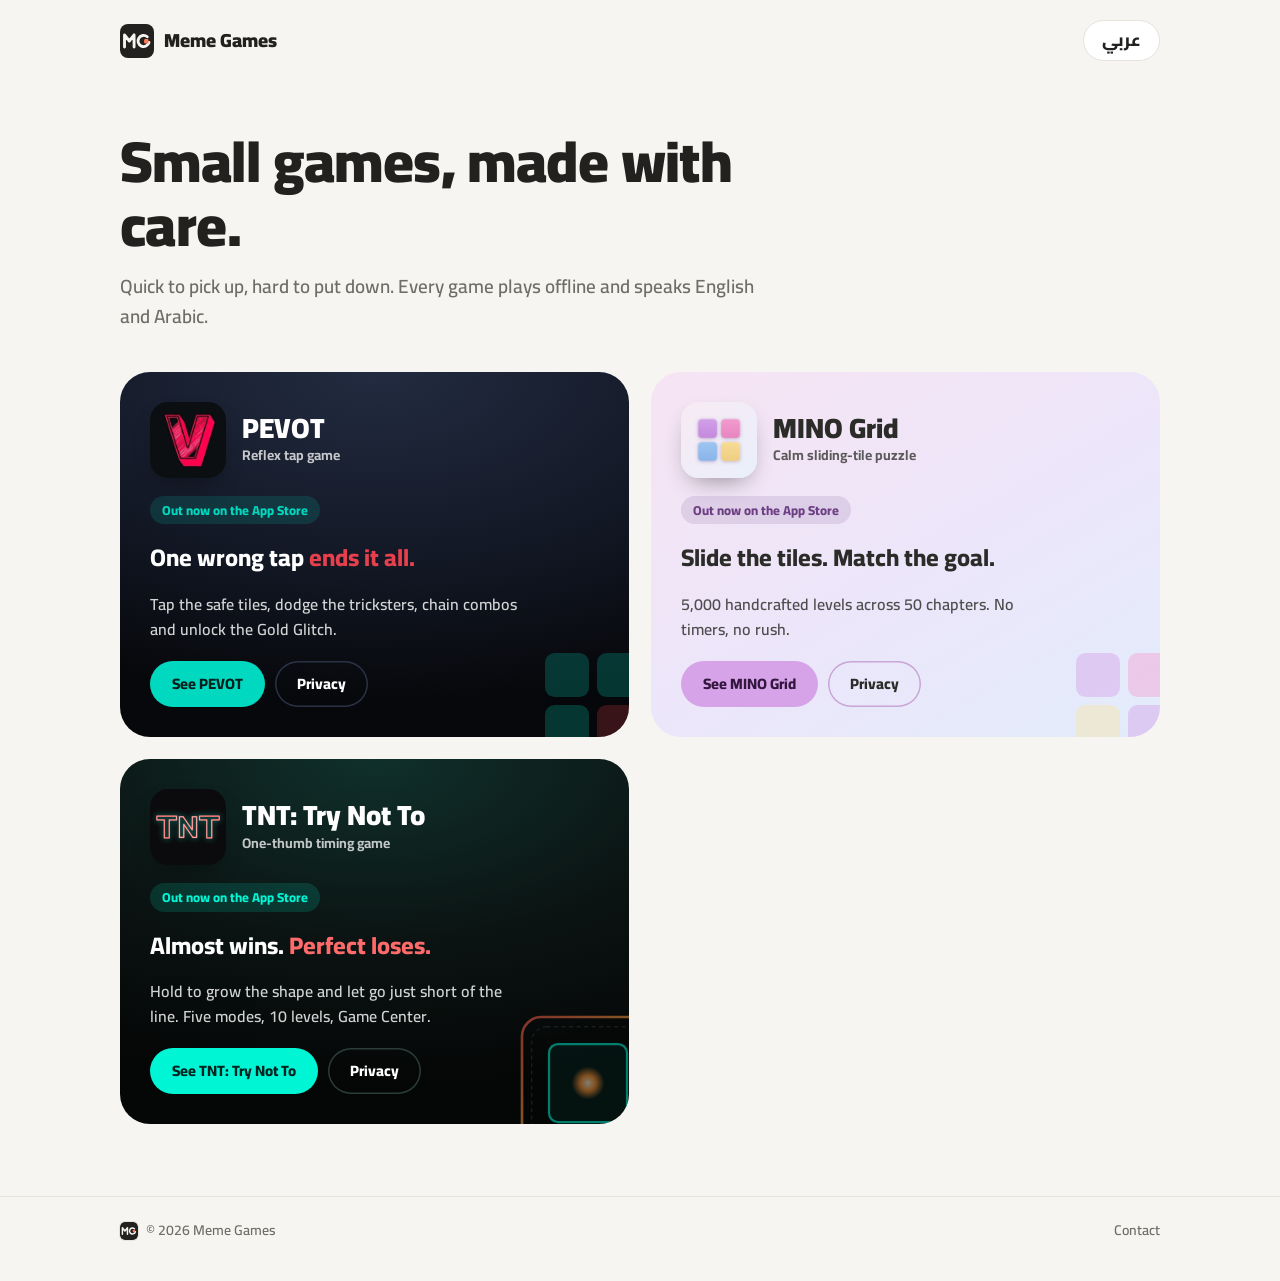
<file: index.html>
<!doctype html>
<html lang="en" dir="ltr">
<head>
<meta charset="utf-8">
<meta name="viewport" content="width=device-width, initial-scale=1">
<title>Meme Games — Small games, made with care.</title>
<meta name="description" content="Mobile games by Meme Games: PEVOT, MINO Grid, TNT: Try Not To.">
<meta name="theme-color" content="#f6f5f1">
<meta property="og:title" content="Meme Games">
<meta property="og:description" content="Small games, made with care.">
<meta property="og:image" content="https://memegamesx.github.io/shared/og.png">
<link rel="icon" type="image/svg+xml" href="shared/logo.svg">
<link rel="icon" type="image/png" href="shared/favicon-64.png">
<link rel="apple-touch-icon" href="shared/apple-touch-icon.png">
<link rel="preconnect" href="https://fonts.googleapis.com">
<link rel="preconnect" href="https://fonts.gstatic.com" crossorigin>
<link href="https://fonts.googleapis.com/css2?family=Cairo:wght@500;600;700;800;900&display=swap" rel="stylesheet">
<link rel="stylesheet" href="shared/footer.css">
<style>
  :root { --bg: #f6f5f1; --ink: #22211f; --muted: #6f6d67; --line: #e6e2dc; color-scheme: light; }
  * { box-sizing: border-box; }
  html { -webkit-text-size-adjust: 100%; }
  body { margin: 0; background: var(--bg); color: var(--ink); font: 600 17px/1.6 "Cairo", system-ui, -apple-system, sans-serif; }
  a { color: inherit; }
  :focus-visible { outline: 3px solid #ff7a59; outline-offset: 3px; border-radius: 10px; }
  .wrap { max-width: 1080px; margin: 0 auto; padding: 0 20px; }
  html[lang="en"] main .ar, html[lang="ar"] main .en { display: none !important; }
  .bar { display: flex; justify-content: space-between; align-items: center; padding: 20px 0; }
  .brand { font-weight: 900; font-size: 19px; text-decoration: none; display: flex; align-items: center; gap: 10px; }
  .brand img { width: 34px; height: 34px; }
  .lang { background: #fff; color: var(--ink); border: 1px solid var(--line); border-radius: 999px; padding: 6px 18px; font: inherit; font-weight: 800; cursor: pointer; }
  .intro { padding: 48px 0 40px; max-width: 640px; }
  h1 { font-size: clamp(36px, 6vw, 58px); line-height: 1.1; margin: 0 0 14px; font-weight: 900; letter-spacing: -.01em; }
  html[lang="ar"] h1 { line-height: 1.35; letter-spacing: 0; }
  .intro p { color: var(--muted); font-size: 19px; margin: 0; }
  .games { display: grid; grid-template-columns: 1fr 1fr; gap: 22px; padding-bottom: 64px; }
  .game { background: var(--g-bg); color: var(--g-ink); border-radius: 30px; padding: 30px; display: flex; flex-direction: column; gap: 18px; min-height: 360px; position: relative; overflow: hidden; }
  .game > *:not(.tiles):not(.motif) { position: relative; z-index: 1; }
  .motif { position: absolute; z-index: 0; inset-inline-end: -34px; bottom: -34px; width: 150px; height: 150px; opacity: .5; pointer-events: none; overflow: hidden; }
  .motif svg { width: 100%; height: 100%; display: block; }
  .game header { display: flex; align-items: center; gap: 16px; }
  .game header img { width: 76px; height: 76px; border-radius: 18px; flex: none; box-shadow: 0 10px 24px -10px rgba(0,0,0,.45); }
  .game h2 { margin: 0; font-size: 28px; font-weight: 900; line-height: 1.15; }
  .game .genre { font-size: 14px; opacity: .75; font-weight: 700; }
  .game .status { font-size: 13px; font-weight: 800; padding: 4px 12px; border-radius: 999px; align-self: flex-start; color: var(--g-status); background: color-mix(in srgb, var(--g-status) 14%, transparent); }
  .game .tag { font-size: 24px; font-weight: 800; line-height: 1.3; margin: 0; }
  .game .tag span span { color: var(--g-hi); }
  .game .desc { margin: 0; font-size: 16px; opacity: .82; max-width: 82%; }
  .actions { margin-top: auto; display: flex; flex-wrap: wrap; gap: 10px; }
  .btn { text-decoration: none; font-weight: 800; font-size: 15px; padding: 11px 22px; border-radius: 999px; transition: transform .15s ease; }
  .btn:hover { transform: translateY(-2px); }
  .btn.primary { background: var(--g-accent); color: var(--g-on); }
  .btn.ghost { box-shadow: inset 0 0 0 1.5px var(--g-ghost); }
  .tiles { position: absolute; z-index: 0; inset-inline-end: -64px; bottom: -64px; display: grid; grid-template-columns: repeat(3, 44px); gap: 8px; opacity: var(--g-tiles); pointer-events: none; }
  .tiles i { height: 44px; border-radius: 22%; }
  @media (max-width: 820px) { .games { grid-template-columns: 1fr; } .game { min-height: 0; } .intro { padding-top: 24px; } }
  @media (prefers-reduced-motion: reduce) { .btn { transition: none; } }
</style>
</head>
<body>
<main>
<div class="wrap">
  <div class="bar">
    <a class="brand" href="./"><img src="shared/logo.svg" alt="">Meme Games</a>
    <button class="lang" id="langBtn" type="button">عربي</button>
  </div>
  <section class="intro">
    <h1><span class="en">Small games, made with care.</span><span class="ar">ألعاب صغيرة، مصنوعة بعناية.</span></h1>
    <p><span class="en">Quick to pick up, hard to put down. Every game plays offline and speaks English and Arabic.</span><span class="ar">سهلة البدء وصعبة التوقف. كل الألعاب تعمل دون إنترنت وتدعم العربية والإنجليزية.</span></p>
  </section>
  <section class="games">
    <article class="game" style="--g-bg:radial-gradient(120% 90% at 50% 0%, #222b40 0%, #121724 60%, #07080b 100%);--g-ink:#ffffff;--g-accent:#00d9bf;--g-on:#04201d;--g-hi:#e6404d;--g-ghost:#2a3246;--g-tiles:0.22;--g-status:#00d9bf">
      <header>
        <img src="img/icon.png" alt="" width="76" height="76">
        <div><h2>PEVOT</h2><div class="genre"><span class="en">Reflex tap game</span><span class="ar">لعبة سرعة وردود فعل</span></div></div>
      </header>
      <span class="status"><span class="en">Out now on the App Store</span><span class="ar">متوفرة الآن على App Store</span></span>
      <p class="tag"><span class="en">One wrong tap <span>ends it all.</span></span><span class="ar">ضغطة خاطئة واحدة <span>تنهي كل شيء.</span></span></p>
      <p class="desc"><span class="en">Tap the safe tiles, dodge the tricksters, chain combos and unlock the Gold Glitch.</span><span class="ar">اضغط على المربعات الآمنة، تجنّب المخادعين، اجمع الكومبو وافتح Gold Glitch.</span></p>
      <div class="actions">
        <a class="btn primary" href="pevot/"><span class="en">See PEVOT</span><span class="ar">اكتشف PEVOT</span></a>
        <a class="btn ghost" href="privacy.html"><span class="en">Privacy</span><span class="ar">الخصوصية</span></a>
      </div>
      <div class="tiles" aria-hidden="true"><i style="background:#00d9bf"></i><i style="background:#00d9bf"></i><i style="background:#f2b359"></i><i style="background:#00d9bf"></i><i style="background:#e6404d"></i><i style="background:#00d9bf"></i><i style="background:#00d9bf"></i><i style="background:#ffbf00"></i><i style="background:#00d9bf"></i></div>
    </article>
    <article class="game" style="--g-bg:linear-gradient(150deg, #f6e4f3 0%, #ece6fa 55%, #e2ecfb 100%);--g-ink:#2b2b28;--g-accent:#d6a2e8;--g-on:#33173f;--g-hi:#2b2b28;--g-ghost:#c9a6d8;--g-tiles:0.45;--g-status:#6d3f84">
      <header>
        <img src="mino-grid/assets/img/icon-512.png" alt="" width="76" height="76">
        <div><h2>MINO Grid</h2><div class="genre"><span class="en">Calm sliding-tile puzzle</span><span class="ar">لغز مربعات منزلقة هادئ</span></div></div>
      </header>
      <span class="status"><span class="en">Out now on the App Store</span><span class="ar">متوفرة الآن على App Store</span></span>
      <p class="tag"><span class="en">Slide the tiles. Match the goal.</span><span class="ar">حرّك المربعات. طابق الهدف.</span></p>
      <p class="desc"><span class="en">5,000 handcrafted levels across 50 chapters. No timers, no rush.</span><span class="ar">5,000 مرحلة في 50 فصلاً. بلا مؤقّت ولا استعجال.</span></p>
      <div class="actions">
        <a class="btn primary" href="mino-grid/" data-ar-href="mino-grid/ar/"><span class="en">See MINO Grid</span><span class="ar">اكتشف MINO Grid</span></a>
        <a class="btn ghost" href="mino-grid/privacy/" data-ar-href="mino-grid/ar/privacy/"><span class="en">Privacy</span><span class="ar">الخصوصية</span></a>
      </div>
      <div class="tiles" aria-hidden="true"><i style="background:#d6a2e8"></i><i style="background:#f3a0d3"></i><i style="background:#a9cef4"></i><i style="background:#f7e5a9"></i><i style="background:#d6a2e8"></i><i style="background:#f3a0d3"></i><i style="background:#a9cef4"></i><i style="background:#f7e5a9"></i><i style="background:transparent"></i></div>
    </article>
    <article class="game" style="--g-bg:radial-gradient(120% 90% at 50% 0%, #10302b 0%, #0b1413 55%, #050606 100%);--g-ink:#ffffff;--g-accent:#00f5d4;--g-on:#00241f;--g-hi:#ff6b6b;--g-ghost:#2a3d3a;--g-tiles:0.55;--g-status:#00f5d4">
      <header>
        <img src="tnt/assets/img/icon-512.png" alt="" width="76" height="76">
        <div><h2>TNT: Try Not To</h2><div class="genre"><span class="en">One-thumb timing game</span><span class="ar">لعبة توقيت بإصبع واحد</span></div></div>
      </header>
      <span class="status"><span class="en">Out now on the App Store</span><span class="ar">متوفرة الآن على App Store</span></span>
      <p class="tag"><span class="en">Almost wins. <span>Perfect loses.</span></span><span class="ar">التقريب يفوز. <span>المثالية تخسر.</span></span></p>
      <p class="desc"><span class="en">Hold to grow the shape and let go just short of the line. Five modes, 10 levels, Game Center.</span><span class="ar">كبّر الشكل وأفلته قبل الخط بقليل. خمسة أوضاع، و10 مستويات، وGame Center.</span></p>
      <div class="actions">
        <a class="btn primary" href="tnt/" data-ar-href="tnt/ar/"><span class="en">See TNT: Try Not To</span><span class="ar">اكتشف TNT: Try Not To</span></a>
        <a class="btn ghost" href="tnt/privacy/" data-ar-href="tnt/ar/privacy/"><span class="en">Privacy</span><span class="ar">الخصوصية</span></a>
      </div>
      <div class="motif" aria-hidden="true"><svg viewBox='0 0 200 200'><defs><linearGradient id='tnt-ring' x1='0' y1='0' x2='1' y2='1'><stop offset='0' stop-color='#ff5a4e'/><stop offset='.5' stop-color='#ffb03a'/><stop offset='1' stop-color='#b794f6'/></linearGradient><radialGradient id='tnt-dot'><stop offset='0' stop-color='#fff4d6'/><stop offset='.45' stop-color='#ff9a3c'/><stop offset='1' stop-color='#ff9a3c' stop-opacity='0'/></radialGradient></defs><rect x='12' y='12' width='176' height='176' rx='26' fill='none' stroke='url(#tnt-ring)' stroke-width='3.5'/><rect x='25' y='25' width='150' height='150' rx='20' fill='none' stroke='#ffffff' stroke-opacity='.28' stroke-width='1.2' stroke-dasharray='5 5'/><rect x='48' y='48' width='104' height='104' rx='12' fill='#00f5d4' fill-opacity='.1' stroke='#00f5d4' stroke-width='3'/><circle cx='100' cy='100' r='22' fill='url(#tnt-dot)'/></svg></div>
    </article>
  </section>
</div>
</main>
<!-- og-footer --><footer class="og-footer"><div class="og-wrap"><span class="og-left"><a class="og-home" href="./" aria-label="Meme Games"><img src="shared/logo.svg" alt=""></a><span dir="ltr">© 2026 Meme Games</span></span><nav class="og-links" aria-label="Footer"><a href="mailto:meme.gamesx@outlook.com"><span class="en">Contact</span><span class="ar">تواصل معنا</span></a></nav></div></footer><!-- /og-footer -->
<script>
(function () {
  var html = document.documentElement, btn = document.getElementById('langBtn');
  var links = document.querySelectorAll('main [data-ar-href]');
  for (var i = 0; i < links.length; i++) links[i].setAttribute('data-en-href', links[i].getAttribute('href'));
  function set(lang) {
    html.lang = lang; html.dir = lang === 'ar' ? 'rtl' : 'ltr';
    btn.textContent = lang === 'ar' ? 'EN' : 'عربي';
    for (var i = 0; i < links.length; i++) links[i].setAttribute('href', links[i].getAttribute(lang === 'ar' ? 'data-ar-href' : 'data-en-href'));
    try { localStorage.setItem('pevot_lang', lang); } catch (e) {}  // same key as PEVOT's pages
  }
  var saved = null;
  try { saved = localStorage.getItem('pevot_lang'); } catch (e) {}
  set(saved || ((navigator.language || '').slice(0, 2) === 'ar' ? 'ar' : 'en'));
  btn.addEventListener('click', function () { set(html.lang === 'ar' ? 'en' : 'ar'); });
})();
</script>
</body>
</html>
</file>
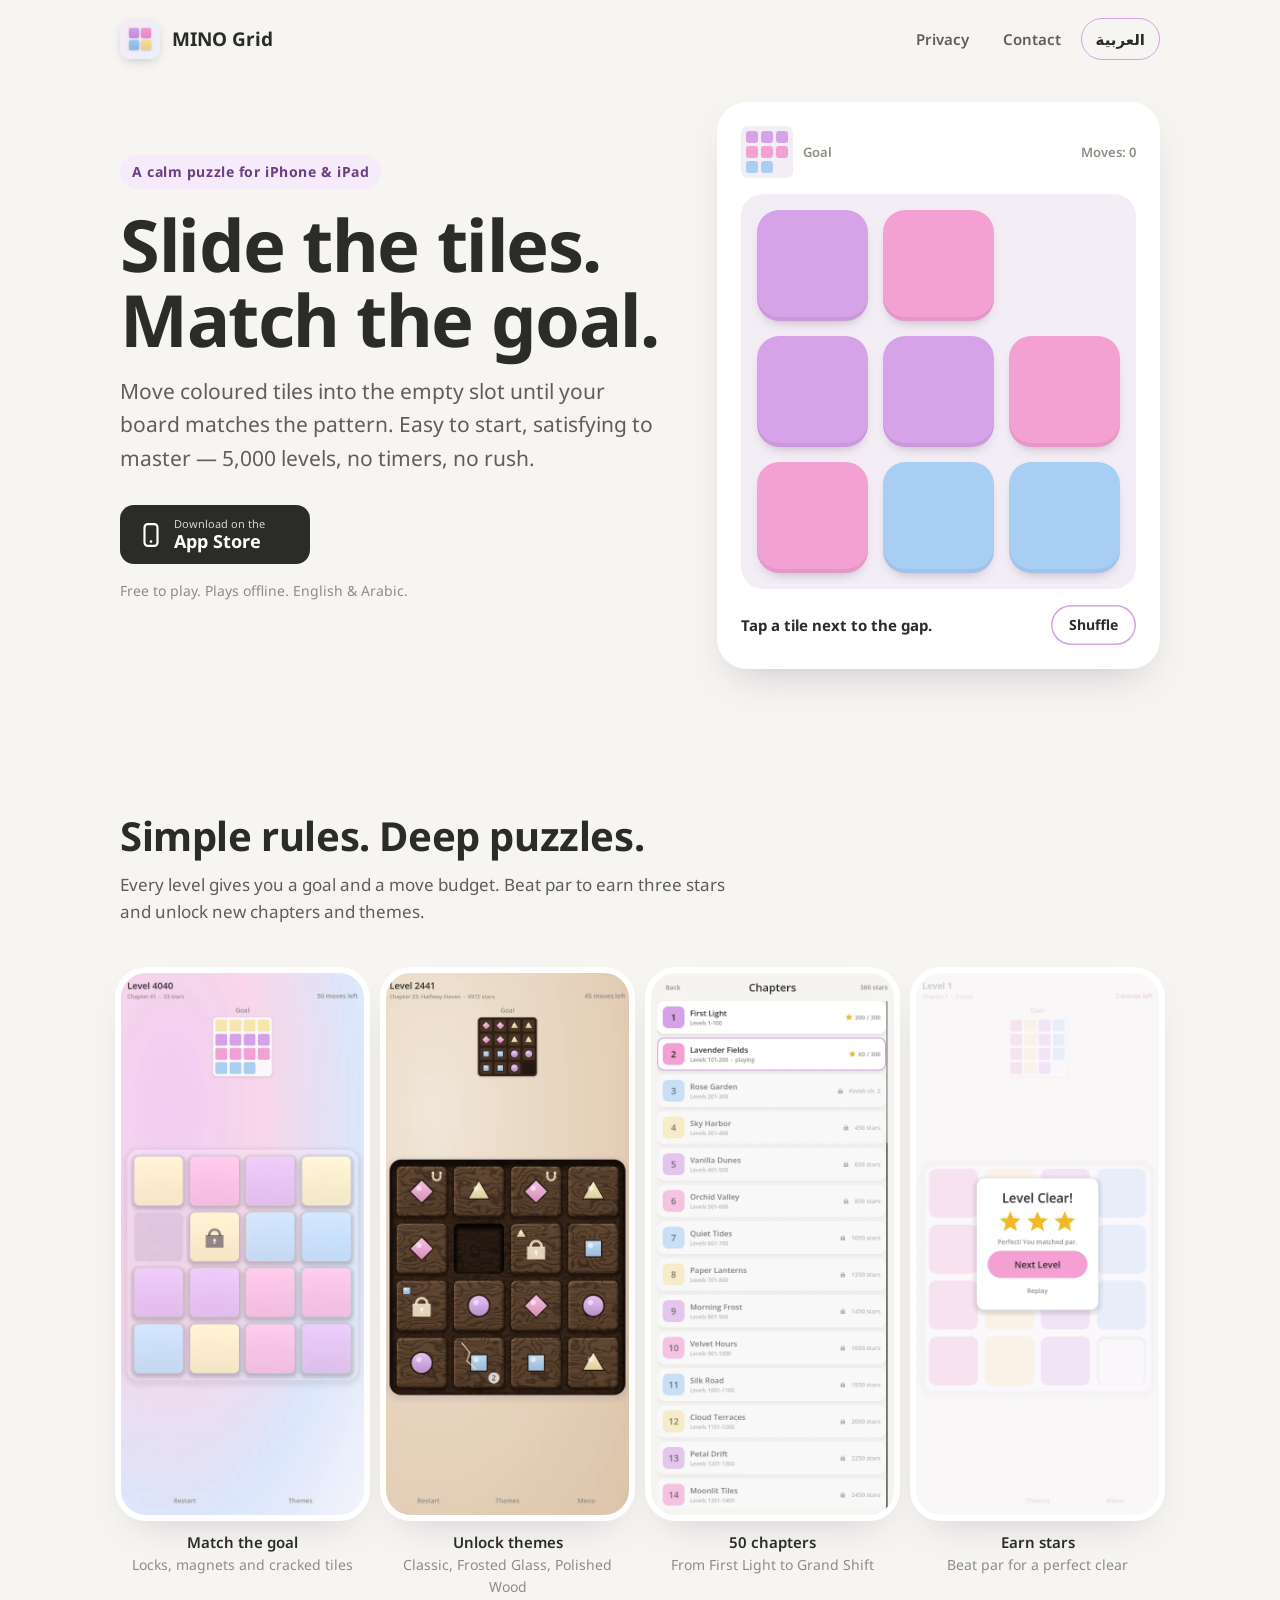
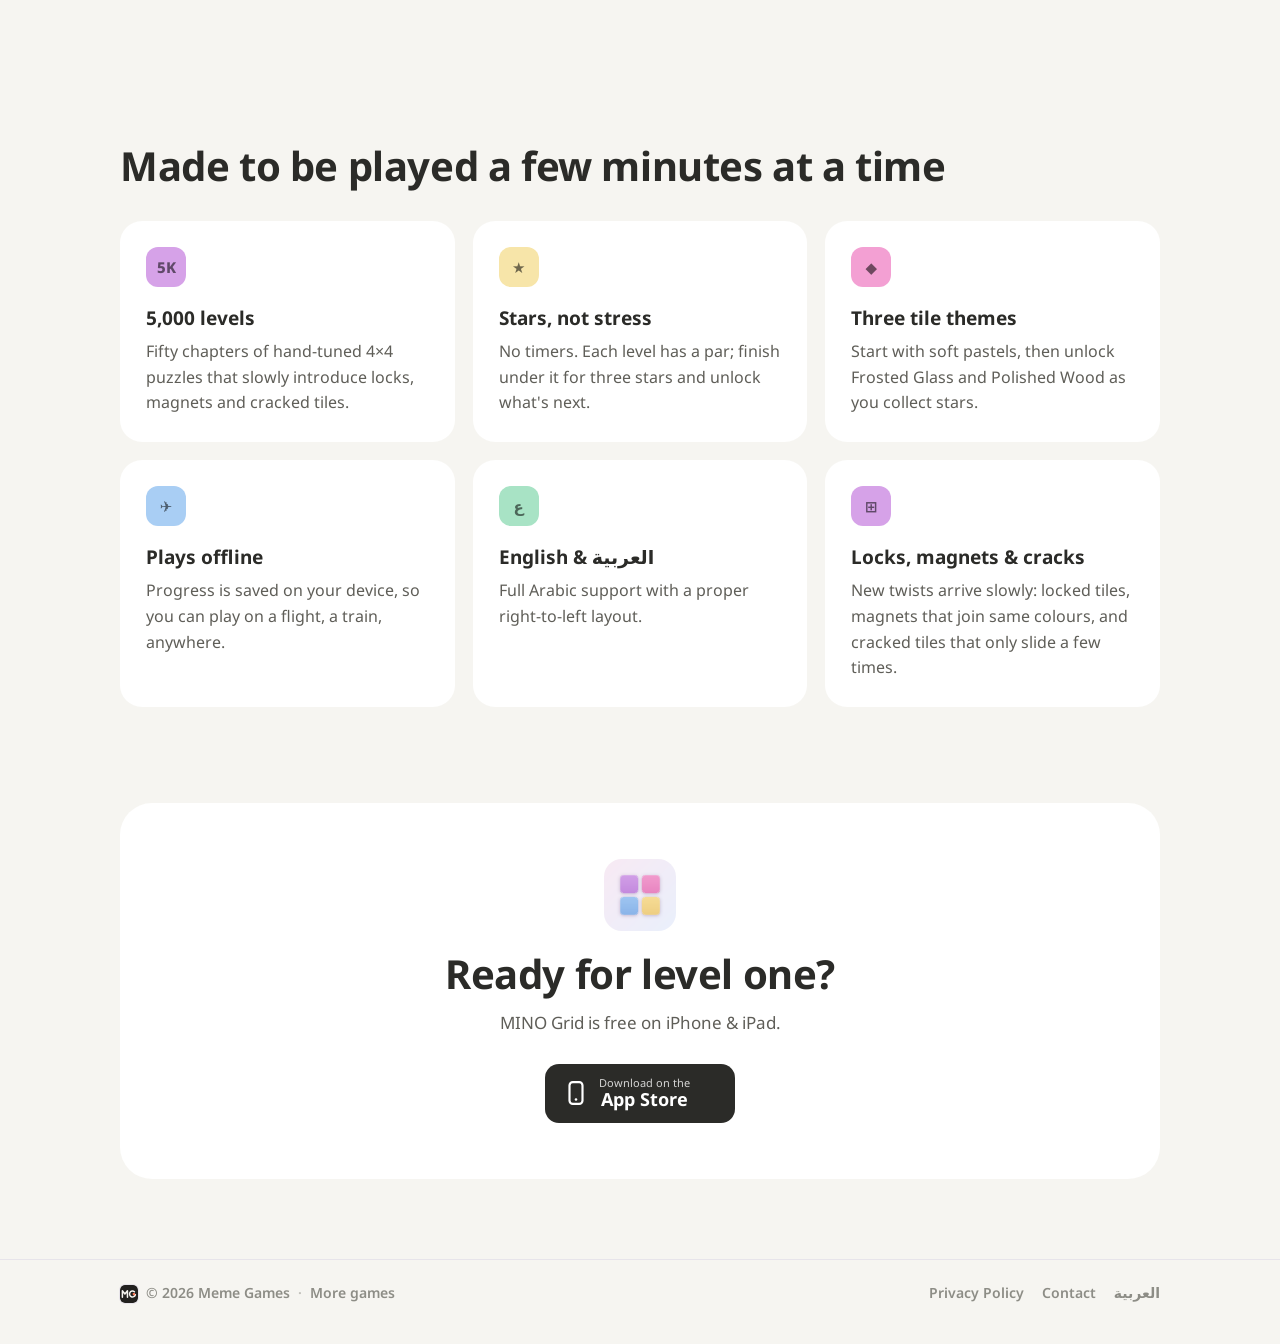
<file: mino-grid/index.html>
<!doctype html>
<html lang="en" dir="ltr">
<head>
<meta charset="utf-8">
<meta name="viewport" content="width=device-width, initial-scale=1">
<title>MINO Grid — Sliding Tile Puzzle</title>
<meta name="description" content="MINO Grid is a calm sliding-tile puzzle: move coloured tiles into the empty slot until the board matches the goal. 5,000 handcrafted levels across 50 chapters.">
<meta name="theme-color" content="#f6f5f1">
<link rel="canonical" href="https://memegamesx.github.io/mino-grid/">
<link rel="alternate" hreflang="en" href="https://memegamesx.github.io/mino-grid/">
<link rel="alternate" hreflang="ar" href="https://memegamesx.github.io/mino-grid/ar/">
<link rel="alternate" hreflang="x-default" href="https://memegamesx.github.io/mino-grid/">
<meta property="og:type" content="website">
<meta property="og:title" content="MINO Grid — Sliding Tile Puzzle">
<meta property="og:description" content="MINO Grid is a calm sliding-tile puzzle: move coloured tiles into the empty slot until the board matches the goal. 5,000 handcrafted levels across 50 chapters.">
<meta property="og:image" content="https://memegamesx.github.io/mino-grid/assets/img/og.png">
<meta property="og:locale" content="en_US">
<meta name="twitter:card" content="summary_large_image">
<link rel="icon" type="image/png" href="../mino-grid/assets/img/favicon-64.png">
<link rel="apple-touch-icon" href="../mino-grid/assets/img/apple-touch-icon.png">
<link rel="preconnect" href="https://fonts.googleapis.com">
<link rel="preconnect" href="https://fonts.gstatic.com" crossorigin>
<link rel="stylesheet" href="https://fonts.googleapis.com/css2?family=Noto+Sans:wght@400;600;700;800&display=swap">
<link rel="stylesheet" href="../shared/game.css">
<link rel="stylesheet" href="../shared/footer.css">
<style>:root { --bg: #f6f5f1; --card: #ffffff; --ink: #2b2b28; --ink-2: #5f5e58; --muted: #8d8d86; --line: #e7e4ea; --row: #f3eef5; --accent: #d6a2e8; --accent-on: #3a2147; --accent-ink: #6d3f84; --c1: #d6a2e8; --c2: #f3a0d3; --c3: #a9cef4; --c4: #f7e5a9; --c5: #a8e3c5; }</style>
<link rel="stylesheet" href="../mino-grid/assets/hero.css">
</head>
<body>
<header class="site-header">
  <div class="wrap">
    <a class="brand" href="../mino-grid/"><img src="../mino-grid/assets/img/icon-512.png" alt="" width="40" height="40">MINO Grid</a>
    <nav class="nav" aria-label="MINO Grid">
      <a href="../mino-grid/privacy/">Privacy</a>
      <a href="mailto:meme.gamesx@outlook.com">Contact</a>
      <a class="lang" href="../mino-grid/ar/" hreflang="ar" lang="ar">العربية</a>
    </nav>
  </div>
</header>
<main>
<section class="hero" style="padding-top:24px">
  <div class="wrap">
    <div>
      <span class="eyebrow">A calm puzzle for iPhone & iPad</span>
      <h1>Slide the tiles.<br>Match the goal.</h1>
      <p class="lede">Move coloured tiles into the empty slot until your board matches the pattern. Easy to start, satisfying to master — 5,000 levels, no timers, no rush.</p>
      <div class="stores">
        <a class="store" href="https://apps.apple.com/us/app/mino-grid/id6822859863?pt=128506638&ct=site-mino-grid&mt=8" rel="noopener"><svg viewBox="0 0 24 24" aria-hidden="true"><rect x="6" y="2" width="12" height="20" rx="3" fill="none" stroke="currentColor" stroke-width="2"/><circle cx="12" cy="18" r="1.2"/></svg><span><small>Download on the</small><strong>App Store</strong></span></a>
      </div>
      <p class="hero-note">Free to play. Plays offline. English & Arabic.</p>
    </div>
    <div class="toy" role="group" aria-label="Playable demo: slide tiles to match the goal" data-moves="Moves: %d" data-hint="Tap a tile next to the gap." data-solved="Solved in %d moves ✨" data-lav="Lavender tile" data-rose="Rose tile" data-sky="Sky tile" data-slide="slide into the gap">
      <div class="toy-head">
        <span class="goal"><span class="goal-grid" aria-hidden="true"><i style="background:var(--c1)"></i><i style="background:var(--c1)"></i><i style="background:var(--c1)"></i><i style="background:var(--c2)"></i><i style="background:var(--c2)"></i><i style="background:var(--c2)"></i><i style="background:var(--c3)"></i><i style="background:var(--c3)"></i><i style="background:transparent"></i></span>Goal</span>
        <span class="moves" aria-live="off"></span>
      </div>
      <div class="board" dir="ltr"><div class="board-inner"></div></div>
      <div class="toy-foot">
        <span class="status" aria-live="polite"></span>
        <button class="btn ghost" type="button" data-shuffle>Shuffle</button>
      </div>
    </div>

  </div>
</section>
<section>
  <div class="wrap">
    <h2 class="section-title">Simple rules. Deep puzzles.</h2>
    <p class="section-sub">Every level gives you a goal and a move budget. Beat par to earn three stars and unlock new chapters and themes.</p>
    <div class="shots">
      <div class="shot"><figure><img src="../mino-grid/assets/img/shot-play.webp" alt="Match the goal — Locks, magnets and cracked tiles" width="540" height="1200" loading="lazy"><figcaption>Match the goal<span>Locks, magnets and cracked tiles</span></figcaption></figure></div>
      <div class="shot"><figure><img src="../mino-grid/assets/img/shot-wood.webp" alt="Unlock themes — Classic, Frosted Glass, Polished Wood" width="540" height="1200" loading="lazy"><figcaption>Unlock themes<span>Classic, Frosted Glass, Polished Wood</span></figcaption></figure></div>
      <div class="shot"><figure><img src="../mino-grid/assets/img/shot-chapters.webp" alt="50 chapters — From First Light to Grand Shift" width="540" height="1200" loading="lazy"><figcaption>50 chapters<span>From First Light to Grand Shift</span></figcaption></figure></div>
      <div class="shot"><figure><img src="../mino-grid/assets/img/shot-clear.webp" alt="Earn stars — Beat par for a perfect clear" width="540" height="1200" loading="lazy"><figcaption>Earn stars<span>Beat par for a perfect clear</span></figcaption></figure></div>
    </div>
  </div>
</section>
<section>
  <div class="wrap">
    <h2 class="section-title" style="margin-bottom:32px">Made to be played a few minutes at a time</h2>
    <div class="features">
      <div class="feature"><div class="chip" style="background:var(--c1)" aria-hidden="true">5K</div><h3>5,000 levels</h3><p>Fifty chapters of hand-tuned 4×4 puzzles that slowly introduce locks, magnets and cracked tiles.</p></div>
      <div class="feature"><div class="chip" style="background:var(--c4)" aria-hidden="true">★</div><h3>Stars, not stress</h3><p>No timers. Each level has a par; finish under it for three stars and unlock what's next.</p></div>
      <div class="feature"><div class="chip" style="background:var(--c2)" aria-hidden="true">◆</div><h3>Three tile themes</h3><p>Start with soft pastels, then unlock Frosted Glass and Polished Wood as you collect stars.</p></div>
      <div class="feature"><div class="chip" style="background:var(--c3)" aria-hidden="true">✈</div><h3>Plays offline</h3><p>Progress is saved on your device, so you can play on a flight, a train, anywhere.</p></div>
      <div class="feature"><div class="chip" style="background:var(--c5)" aria-hidden="true">ع</div><h3>English & العربية</h3><p>Full Arabic support with a proper right-to-left layout.</p></div>
      <div class="feature"><div class="chip" style="background:var(--c1)" aria-hidden="true">⊞</div><h3>Locks, magnets & cracks</h3><p>New twists arrive slowly: locked tiles, magnets that join same colours, and cracked tiles that only slide a few times.</p></div>
    </div>
  </div>
</section>
<section style="padding-top:24px">
  <div class="wrap">
    <div class="cta">
      <img src="../mino-grid/assets/img/icon-512.png" alt="" width="72" height="72" style="margin:0 auto 20px;border-radius:18px">
      <h2 class="section-title">Ready for level one?</h2>
      <p class="section-sub" style="margin:0 auto 28px">MINO Grid is free on iPhone & iPad.</p>
      <div class="stores">
        <a class="store" href="https://apps.apple.com/us/app/mino-grid/id6822859863?pt=128506638&ct=site-mino-grid&mt=8" rel="noopener"><svg viewBox="0 0 24 24" aria-hidden="true"><rect x="6" y="2" width="12" height="20" rx="3" fill="none" stroke="currentColor" stroke-width="2"/><circle cx="12" cy="18" r="1.2"/></svg><span><small>Download on the</small><strong>App Store</strong></span></a>
      </div>
    </div>
  </div>
</section>
</main>
<!-- og-footer --><footer class="og-footer"><div class="og-wrap"><span class="og-left"><a class="og-home" href="../" aria-label="Meme Games"><img src="../shared/logo.svg" alt=""></a><span dir="ltr">© 2026 Meme Games</span><span class="og-sep">·</span><a href="../">More games</a></span><nav class="og-links" aria-label="Footer"><a href="../mino-grid/privacy/">Privacy Policy</a><a href="mailto:meme.gamesx@outlook.com">Contact</a><a href="../mino-grid/ar/" hreflang="ar" lang="ar">العربية</a></nav></div></footer><!-- /og-footer -->
<script src="../mino-grid/assets/hero.js" defer></script>
</body>
</html>
</file>
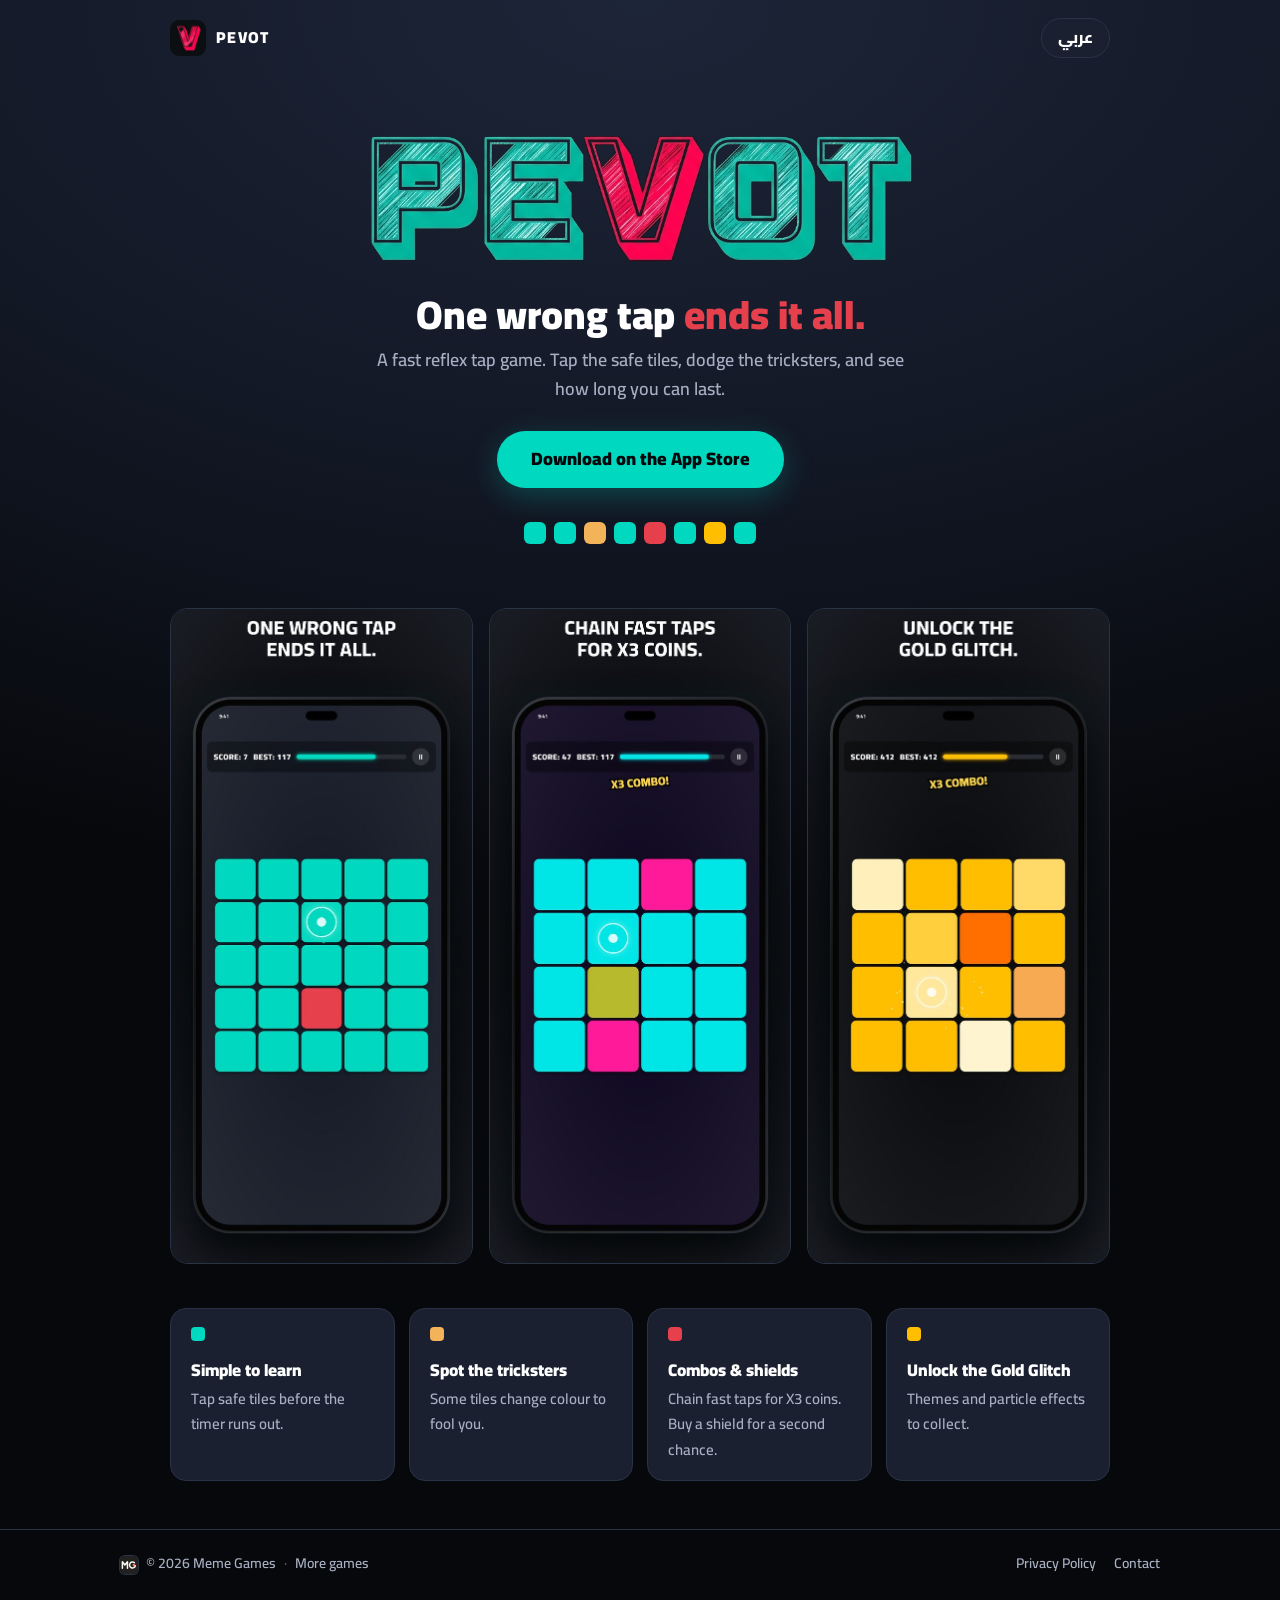
<file: pevot/index.html>
<!doctype html>
<html lang="en" dir="ltr">
<head>
<meta charset="utf-8">
<meta name="viewport" content="width=device-width, initial-scale=1">
<title>PEVOT — One wrong tap ends it all</title>
<meta name="description" content="PEVOT is a fast reflex tap game. Tap the safe tiles, dodge the tricksters, chain combos and unlock the Gold Glitch.">
<link rel="icon" href="../img/icon.png">
<link rel="apple-touch-icon" href="../img/icon.png">
<link rel="preconnect" href="https://fonts.googleapis.com">
<link rel="preconnect" href="https://fonts.gstatic.com" crossorigin>
<link href="https://fonts.googleapis.com/css2?family=Cairo:wght@500;600;700;800;900&display=swap" rel="stylesheet">
<link rel="stylesheet" href="../style.css">
<link rel="stylesheet" href="../shared/footer.css">
</head>
<body>
<div class="wrap">
  <div class="bar">
    <a class="mark" href="./"><img src="../img/icon.png" alt=""> PEVOT</a>
    <button class="lang" id="langBtn" type="button">عربي</button>
  </div>

  <section class="hero">
    <img class="logo" src="../img/logo.png" alt="PEVOT">
    <h1 class="en">One wrong tap <span>ends it all.</span></h1>
    <h1 class="ar">ضغطة خاطئة واحدة <span>تنهي كل شيء.</span></h1>
    <p class="en">A fast reflex tap game. Tap the safe tiles, dodge the tricksters, and see how long you can last.</p>
    <p class="ar">لعبة سرعة وردود فعل. اضغط على المربعات الآمنة، تجنّب المربعات المخادعة، وشوف إلى متى تصمد.</p>
    <a class="cta" id="storeBtn" href="https://apps.apple.com/us/app/pevot/id6821236061?pt=128506638&ct=site-pevot&mt=8" rel="noopener"><span class="en">Download on the App Store</span><span class="ar">حمّلها من App Store</span></a>
    <div class="tiles" aria-hidden="true"><i></i><i></i><i class="t"></i><i></i><i class="d"></i><i></i><i class="g"></i><i></i></div>
  </section>

  <section class="shots">
    <img src="../img/shot1.jpg" alt="PEVOT gameplay: one wrong tap ends it all" loading="lazy">
    <img src="../img/shot2.jpg" alt="PEVOT gameplay: X3 combo" loading="lazy">
    <img src="../img/shot3.jpg" alt="PEVOT gameplay: Gold Glitch theme" loading="lazy">
  </section>

  <section class="features">
    <div class="feature"><i class="dot" style="background:var(--safe)"></i>
      <b class="en">Simple to learn</b><b class="ar">سهلة التعلّم</b>
      <span class="en">Tap safe tiles before the timer runs out.</span><span class="ar">اضغط على المربعات الآمنة قبل انتهاء الوقت.</span></div>
    <div class="feature"><i class="dot" style="background:var(--trick)"></i>
      <b class="en">Spot the tricksters</b><b class="ar">اكتشف المخادعين</b>
      <span class="en">Some tiles change colour to fool you.</span><span class="ar">بعض المربعات تغيّر لونها لتخدعك.</span></div>
    <div class="feature"><i class="dot" style="background:var(--danger)"></i>
      <b class="en">Combos &amp; shields</b><b class="ar">كومبو ودروع</b>
      <span class="en">Chain fast taps for X3 coins. Buy a shield for a second chance.</span><span class="ar">اضغط بسرعة لتحصل على عملات X3، واشترِ درعاً لفرصة ثانية.</span></div>
    <div class="feature"><i class="dot" style="background:var(--gold)"></i>
      <b class="en">Unlock the Gold Glitch</b><b class="ar">افتح GOLD GLITCH</b>
      <span class="en">Themes and particle effects to collect.</span><span class="ar">ثيمات ومؤثرات تجمعها مع تقدّمك.</span></div>
  </section>
</div>

<!-- og-footer --><footer class="og-footer"><div class="og-wrap"><span class="og-left"><a class="og-home" href="../" aria-label="Meme Games"><img src="../shared/logo.svg" alt=""></a><span dir="ltr">© 2026 Meme Games</span><span class="og-sep">·</span><a href="../"><span class="en">More games</span><span class="ar">ألعاب أخرى</span></a></span><nav class="og-links" aria-label="Footer"><a href="../privacy.html"><span class="en">Privacy Policy</span><span class="ar">سياسة الخصوصية</span></a><a href="mailto:meme.gamesx@outlook.com"><span class="en">Contact</span><span class="ar">تواصل معنا</span></a></nav></div></footer><!-- /og-footer -->

<script>
(function () {
  var html = document.documentElement, btn = document.getElementById('langBtn');
  function set(lang) {
    html.lang = lang; html.dir = lang === 'ar' ? 'rtl' : 'ltr';
    btn.textContent = lang === 'ar' ? 'EN' : 'عربي';
    try { localStorage.setItem('pevot_lang', lang); } catch (e) {}
  }
  var saved = null;
  try { saved = localStorage.getItem('pevot_lang'); } catch (e) {}
  set(saved || ((navigator.language || '').slice(0, 2) === 'ar' ? 'ar' : 'en'));
  btn.addEventListener('click', function () { set(html.lang === 'ar' ? 'en' : 'ar'); });
})();
</script>
</body>
</html>
</file>
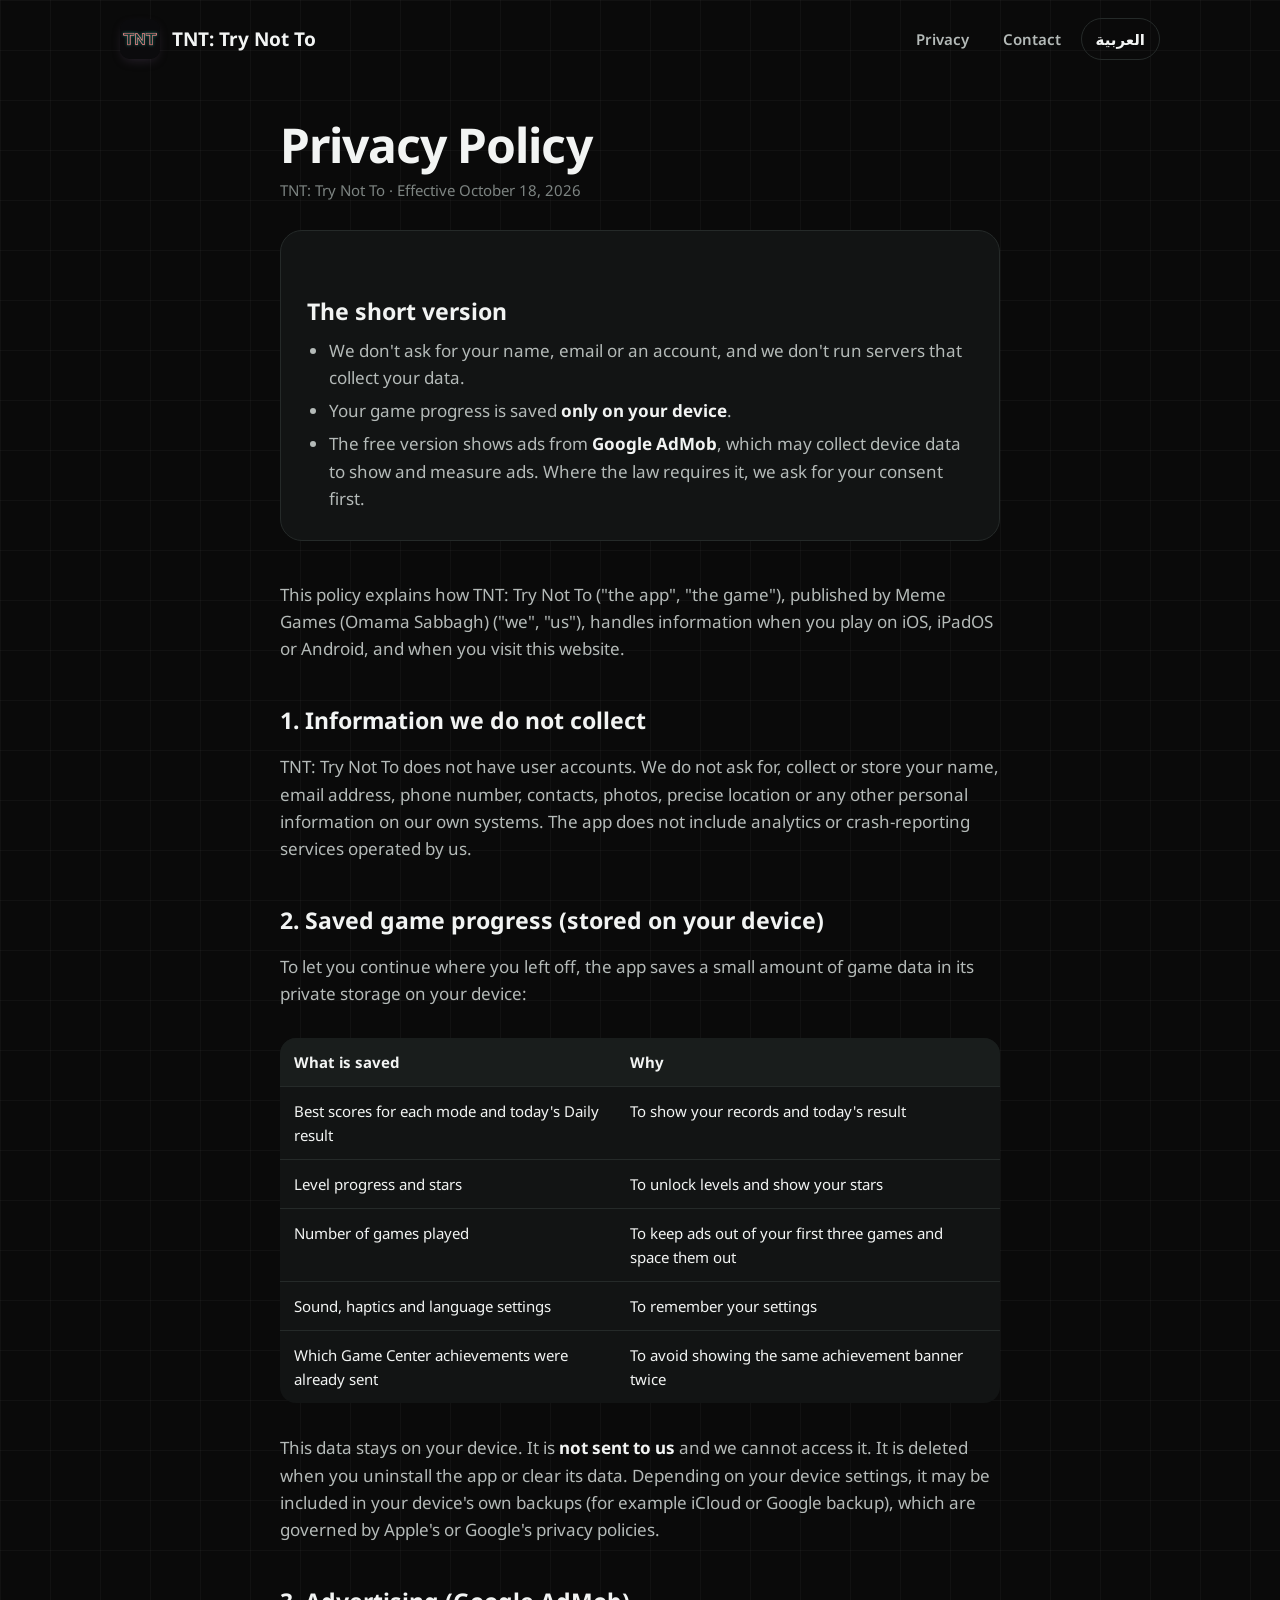
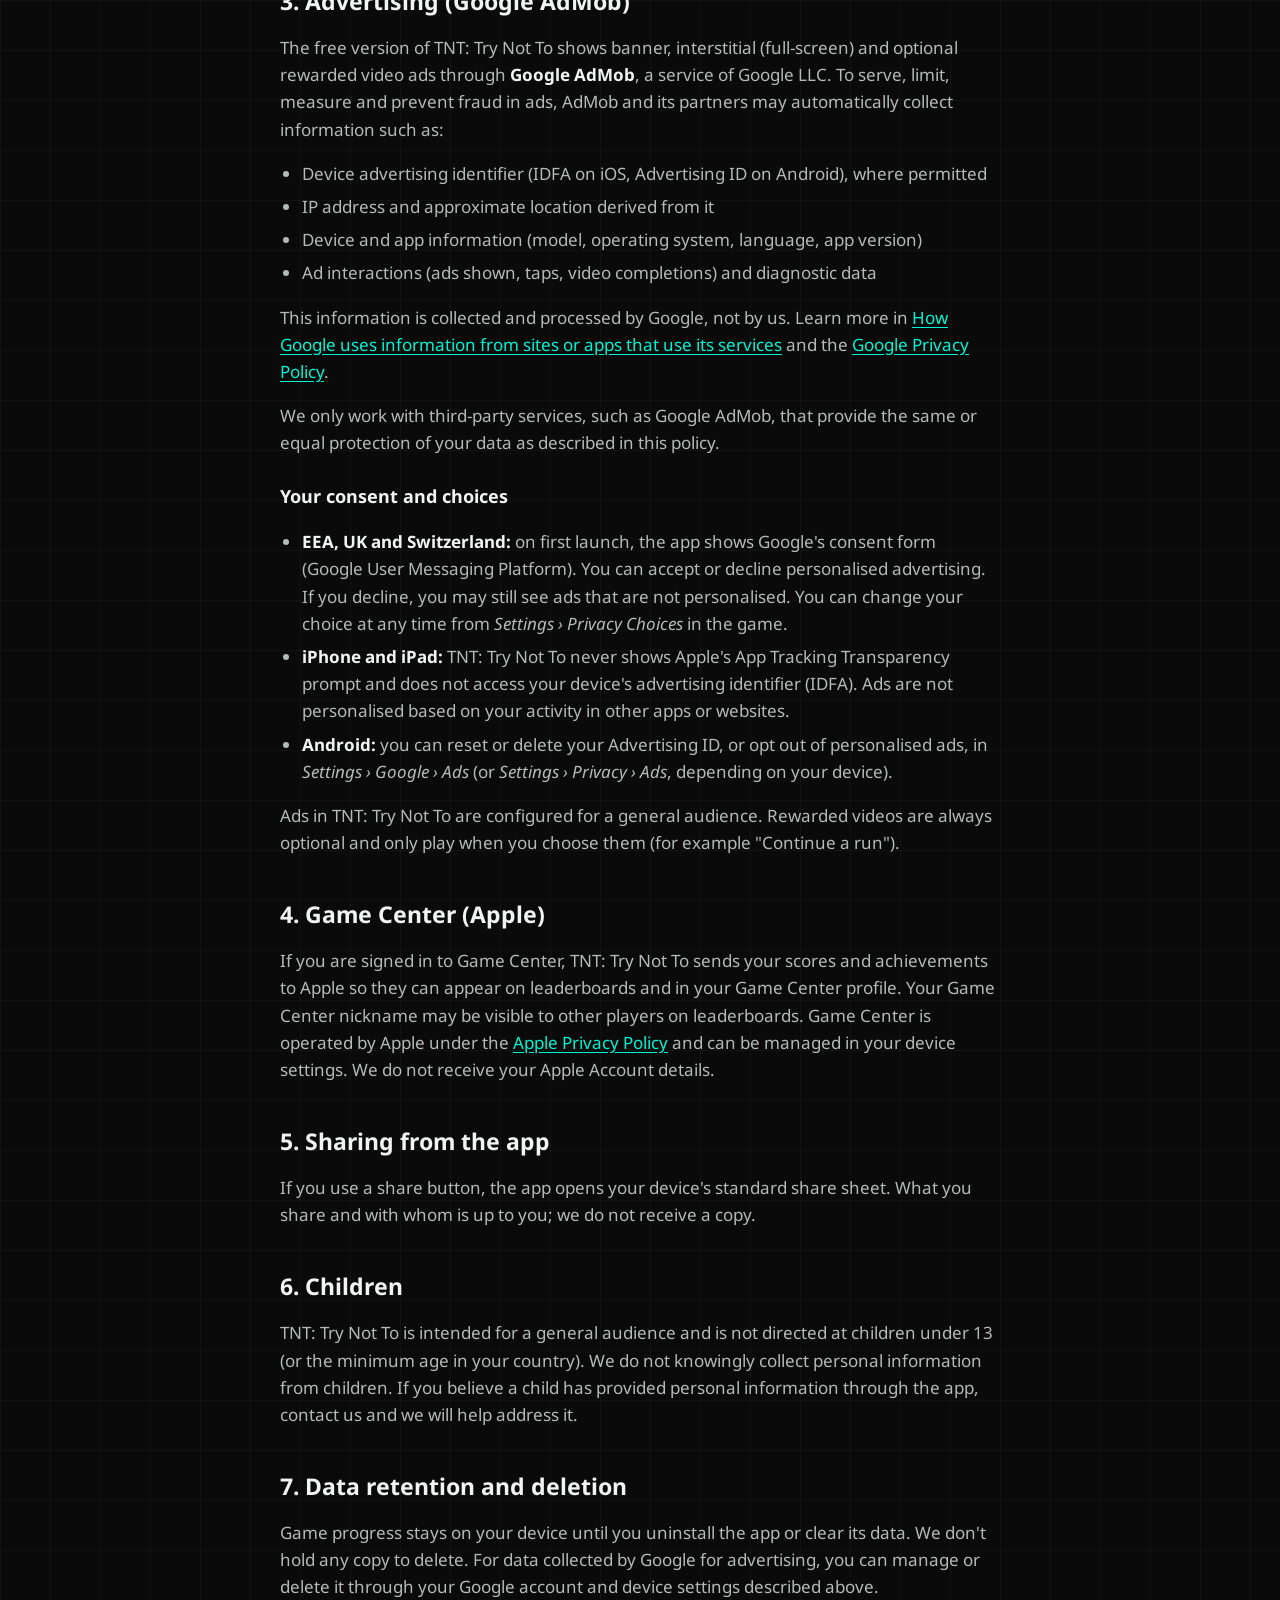
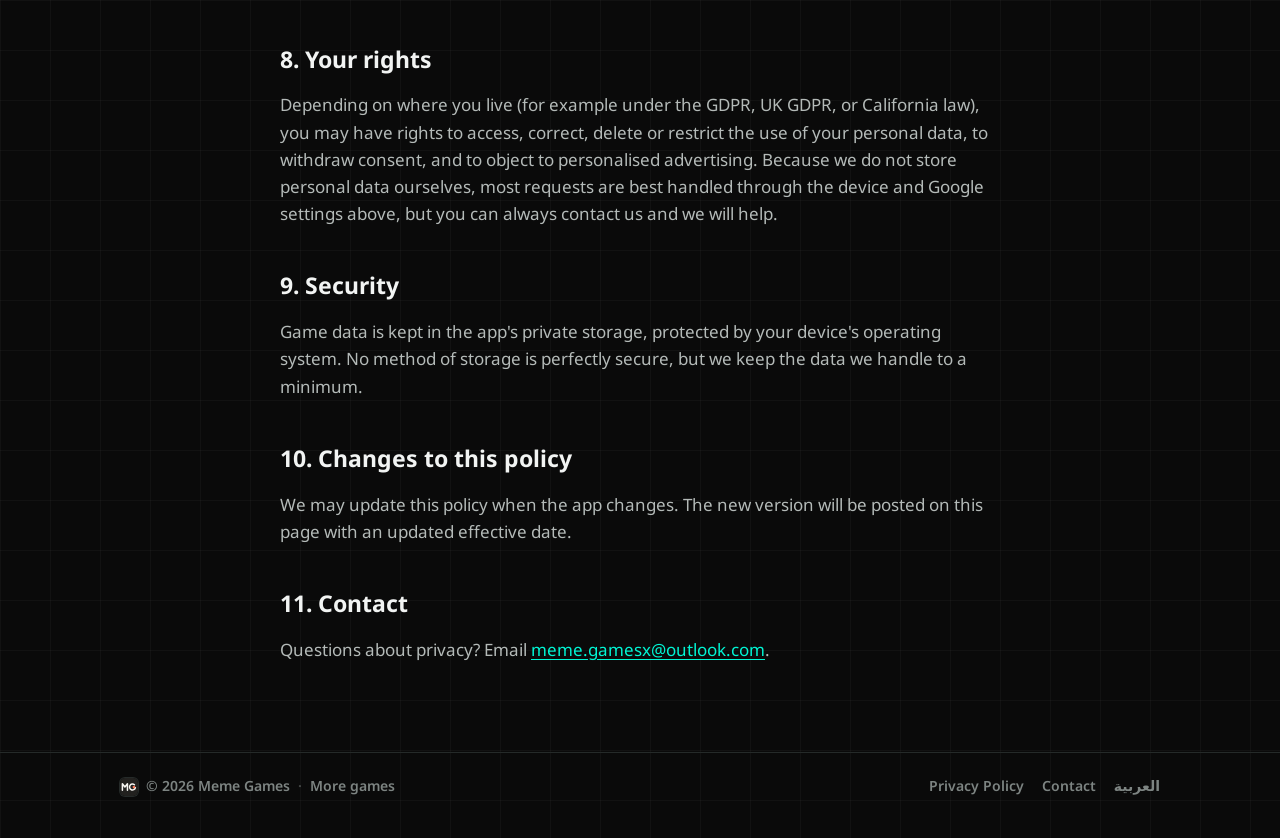
<file: privacy/index.html>
<!doctype html>
<html lang="en" dir="ltr">
<head>
<meta charset="utf-8">
<meta name="viewport" content="width=device-width, initial-scale=1">
<title>Privacy Policy — TNT: Try Not To</title>
<meta name="description" content="How TNT: Try Not To handles saved game progress, ads and in-app purchases.">
<meta name="theme-color" content="#0a0a0a">
<link rel="canonical" href="https://memegamesx.github.io/tnt/privacy/">
<link rel="alternate" hreflang="en" href="https://memegamesx.github.io/tnt/privacy/">
<link rel="alternate" hreflang="ar" href="https://memegamesx.github.io/tnt/ar/privacy/">
<link rel="alternate" hreflang="x-default" href="https://memegamesx.github.io/tnt/privacy/">
<meta property="og:type" content="website">
<meta property="og:title" content="Privacy Policy — TNT: Try Not To">
<meta property="og:description" content="How TNT: Try Not To handles saved game progress, ads and in-app purchases.">
<meta property="og:image" content="https://memegamesx.github.io/tnt/assets/img/og.png">
<meta property="og:locale" content="en_US">
<meta name="twitter:card" content="summary_large_image">
<link rel="icon" type="image/png" href="../../tnt/assets/img/favicon-64.png">
<link rel="apple-touch-icon" href="../../tnt/assets/img/apple-touch-icon.png">
<link rel="preconnect" href="https://fonts.googleapis.com">
<link rel="preconnect" href="https://fonts.gstatic.com" crossorigin>
<link rel="stylesheet" href="https://fonts.googleapis.com/css2?family=Noto+Sans:wght@400;600;700;800&display=swap">
<link rel="stylesheet" href="../../shared/game.css">
<link rel="stylesheet" href="../../shared/footer.css">
<style>:root { --bg: #0a0a0a; --card: #121414; --ink: #f2f4f3; --ink-2: #b4bab8; --muted: #7d8482; --line: #252a29; --row: #191d1c; --accent: #00f5d4; --accent-on: #00241f; --accent-ink: #00f5d4; --c1: #00f5d4; --c2: #ffd93d; --c3: #ff6b6b; --c4: #b794f6; --c5: #14b8a6; }:root{color-scheme:dark;--shadow:0 24px 60px -24px rgba(0,245,212,.28)}body{background-image:linear-gradient(rgba(255,255,255,.03) 1px,transparent 1px),linear-gradient(90deg,rgba(255,255,255,.03) 1px,transparent 1px);background-size:50px 50px}.eyebrow{background:rgba(0,245,212,.1)}.store{background:var(--accent);color:var(--accent-on)}.nav .lang{border-color:var(--line)}.legal p,.legal li{color:var(--ink-2)}.legal strong,.legal h2,.legal h3{color:var(--ink)}.shot img{outline-color:#1c201f;background:#0a0a0a}.feature .chip{color:#0a0a0a}.feature,.cta,.summary{border:1px solid var(--line)}</style>
</head>
<body>
<header class="site-header">
  <div class="wrap">
    <a class="brand" href="../../tnt/"><img src="../../tnt/assets/img/icon-512.png" alt="" width="40" height="40">TNT: Try Not To</a>
    <nav class="nav" aria-label="TNT: Try Not To">
      <a href="../../tnt/privacy/">Privacy</a>
      <a href="mailto:meme.gamesx@outlook.com">Contact</a>
      <a class="lang" href="../../tnt/ar/privacy/" hreflang="ar" lang="ar">العربية</a>
    </nav>
  </div>
</header>
<main>
<section class="legal" style="padding-top:24px">
<div class="wrap">
<h1>Privacy Policy</h1>
<p class="meta">TNT: Try Not To · Effective October 18, 2026</p>
<div class="summary">
  <h2>The short version</h2>
  <ul><li>We don't ask for your name, email or an account, and we don't run servers that collect your data.</li><li>Your game progress is saved <strong>only on your device</strong>.</li><li>The free version shows ads from <strong>Google AdMob</strong>, which may collect device data to show and measure ads. Where the law requires it, we ask for your consent first.</li></ul>
</div>
<p>This policy explains how TNT: Try Not To ("the app", "the game"), published by Meme Games (Omama Sabbagh) ("we", "us"), handles information when you play on iOS, iPadOS or Android, and when you visit this website.</p>
<h2>1. Information we do not collect</h2>
<p>TNT: Try Not To does not have user accounts. We do not ask for, collect or store your name, email address, phone number, contacts, photos, precise location or any other personal information on our own systems. The app does not include analytics or crash-reporting services operated by us.</p>
<h2>2. Saved game progress (stored on your device)</h2>
<p>To let you continue where you left off, the app saves a small amount of game data in its private storage on your device:</p>
<div class="table-scroll"><table>
  <tr><th>What is saved</th><th>Why</th></tr>
  <tr><td>Best scores for each mode and today&#x27;s Daily result</td><td>To show your records and today&#x27;s result</td></tr>
  <tr><td>Level progress and stars</td><td>To unlock levels and show your stars</td></tr>
  <tr><td>Number of games played</td><td>To keep ads out of your first three games and space them out</td></tr>
  <tr><td>Sound, haptics and language settings</td><td>To remember your settings</td></tr>
  <tr><td>Which Game Center achievements were already sent</td><td>To avoid showing the same achievement banner twice</td></tr>
</table></div>
<p>This data stays on your device. It is <strong>not sent to us</strong> and we cannot access it. It is deleted when you uninstall the app or clear its data. Depending on your device settings, it may be included in your device's own backups (for example iCloud or Google backup), which are governed by Apple's or Google's privacy policies.</p>
<h2>3. Advertising (Google AdMob)</h2>
<p>The free version of TNT: Try Not To shows banner, interstitial (full-screen) and optional rewarded video ads through <strong>Google AdMob</strong>, a service of Google LLC. To serve, limit, measure and prevent fraud in ads, AdMob and its partners may automatically collect information such as:</p>
<ul>
  <li>Device advertising identifier (IDFA on iOS, Advertising ID on Android), where permitted</li>
  <li>IP address and approximate location derived from it</li>
  <li>Device and app information (model, operating system, language, app version)</li>
  <li>Ad interactions (ads shown, taps, video completions) and diagnostic data</li>
</ul>
<p>This information is collected and processed by Google, not by us. Learn more in <a href="https://policies.google.com/technologies/partner-sites" rel="noopener">How Google uses information from sites or apps that use its services</a> and the <a href="https://policies.google.com/privacy" rel="noopener">Google Privacy Policy</a>.</p>
<p>We only work with third-party services, such as Google AdMob, that provide the same or equal protection of your data as described in this policy.</p>
<h3>Your consent and choices</h3>
<ul>
  <li><strong>EEA, UK and Switzerland:</strong> on first launch, the app shows Google's consent form (Google User Messaging Platform). You can accept or decline personalised advertising. If you decline, you may still see ads that are not personalised. You can change your choice at any time from <em>Settings › Privacy Choices</em> in the game.</li>
  <li><strong>iPhone and iPad:</strong> TNT: Try Not To never shows Apple's App Tracking Transparency prompt and does not access your device's advertising identifier (IDFA). Ads are not personalised based on your activity in other apps or websites.</li>
  <li><strong>Android:</strong> you can reset or delete your Advertising ID, or opt out of personalised ads, in <em>Settings › Google › Ads</em> (or <em>Settings › Privacy › Ads</em>, depending on your device).</li>
</ul>
<p>Ads in TNT: Try Not To are configured for a general audience. Rewarded videos are always optional and only play when you choose them (for example "Continue a run").</p>

<h2>4. Game Center (Apple)</h2>
<p>If you are signed in to Game Center, TNT: Try Not To sends your scores and achievements to Apple so they can appear on leaderboards and in your Game Center profile. Your Game Center nickname may be visible to other players on leaderboards. Game Center is operated by Apple under the <a href="https://www.apple.com/legal/privacy/" rel="noopener">Apple Privacy Policy</a> and can be managed in your device settings. We do not receive your Apple Account details.</p>
<h2>5. Sharing from the app</h2>
<p>If you use a share button, the app opens your device's standard share sheet. What you share and with whom is up to you; we do not receive a copy.</p>
<h2>6. Children</h2>
<p>TNT: Try Not To is intended for a general audience and is not directed at children under 13 (or the minimum age in your country). We do not knowingly collect personal information from children. If you believe a child has provided personal information through the app, contact us and we will help address it.</p>
<h2>7. Data retention and deletion</h2>
<p>Game progress stays on your device until you uninstall the app or clear its data. We don't hold any copy to delete. For data collected by Google for advertising, you can manage or delete it through your Google account and device settings described above.</p>
<h2>8. Your rights</h2>
<p>Depending on where you live (for example under the GDPR, UK GDPR, or California law), you may have rights to access, correct, delete or restrict the use of your personal data, to withdraw consent, and to object to personalised advertising. Because we do not store personal data ourselves, most requests are best handled through the device and Google settings above, but you can always contact us and we will help.</p>
<h2>9. Security</h2>
<p>Game data is kept in the app's private storage, protected by your device's operating system. No method of storage is perfectly secure, but we keep the data we handle to a minimum.</p>
<h2>10. Changes to this policy</h2>
<p>We may update this policy when the app changes. The new version will be posted on this page with an updated effective date.</p>
<h2>11. Contact</h2>
<p>Questions about privacy? Email <a href="mailto:meme.gamesx@outlook.com">meme.gamesx@outlook.com</a>.</p>
</div>
</section>
</main>
<!-- og-footer --><footer class="og-footer"><div class="og-wrap"><span class="og-left"><a class="og-home" href="../../" aria-label="Meme Games"><img src="../../shared/logo.svg" alt=""></a><span dir="ltr">© 2026 Meme Games</span><span class="og-sep">·</span><a href="../../">More games</a></span><nav class="og-links" aria-label="Footer"><a href="../../tnt/privacy/">Privacy Policy</a><a href="mailto:meme.gamesx@outlook.com">Contact</a><a href="../../tnt/ar/privacy/" hreflang="ar" lang="ar">العربية</a></nav></div></footer><!-- /og-footer -->

</body>
</html>
</file>
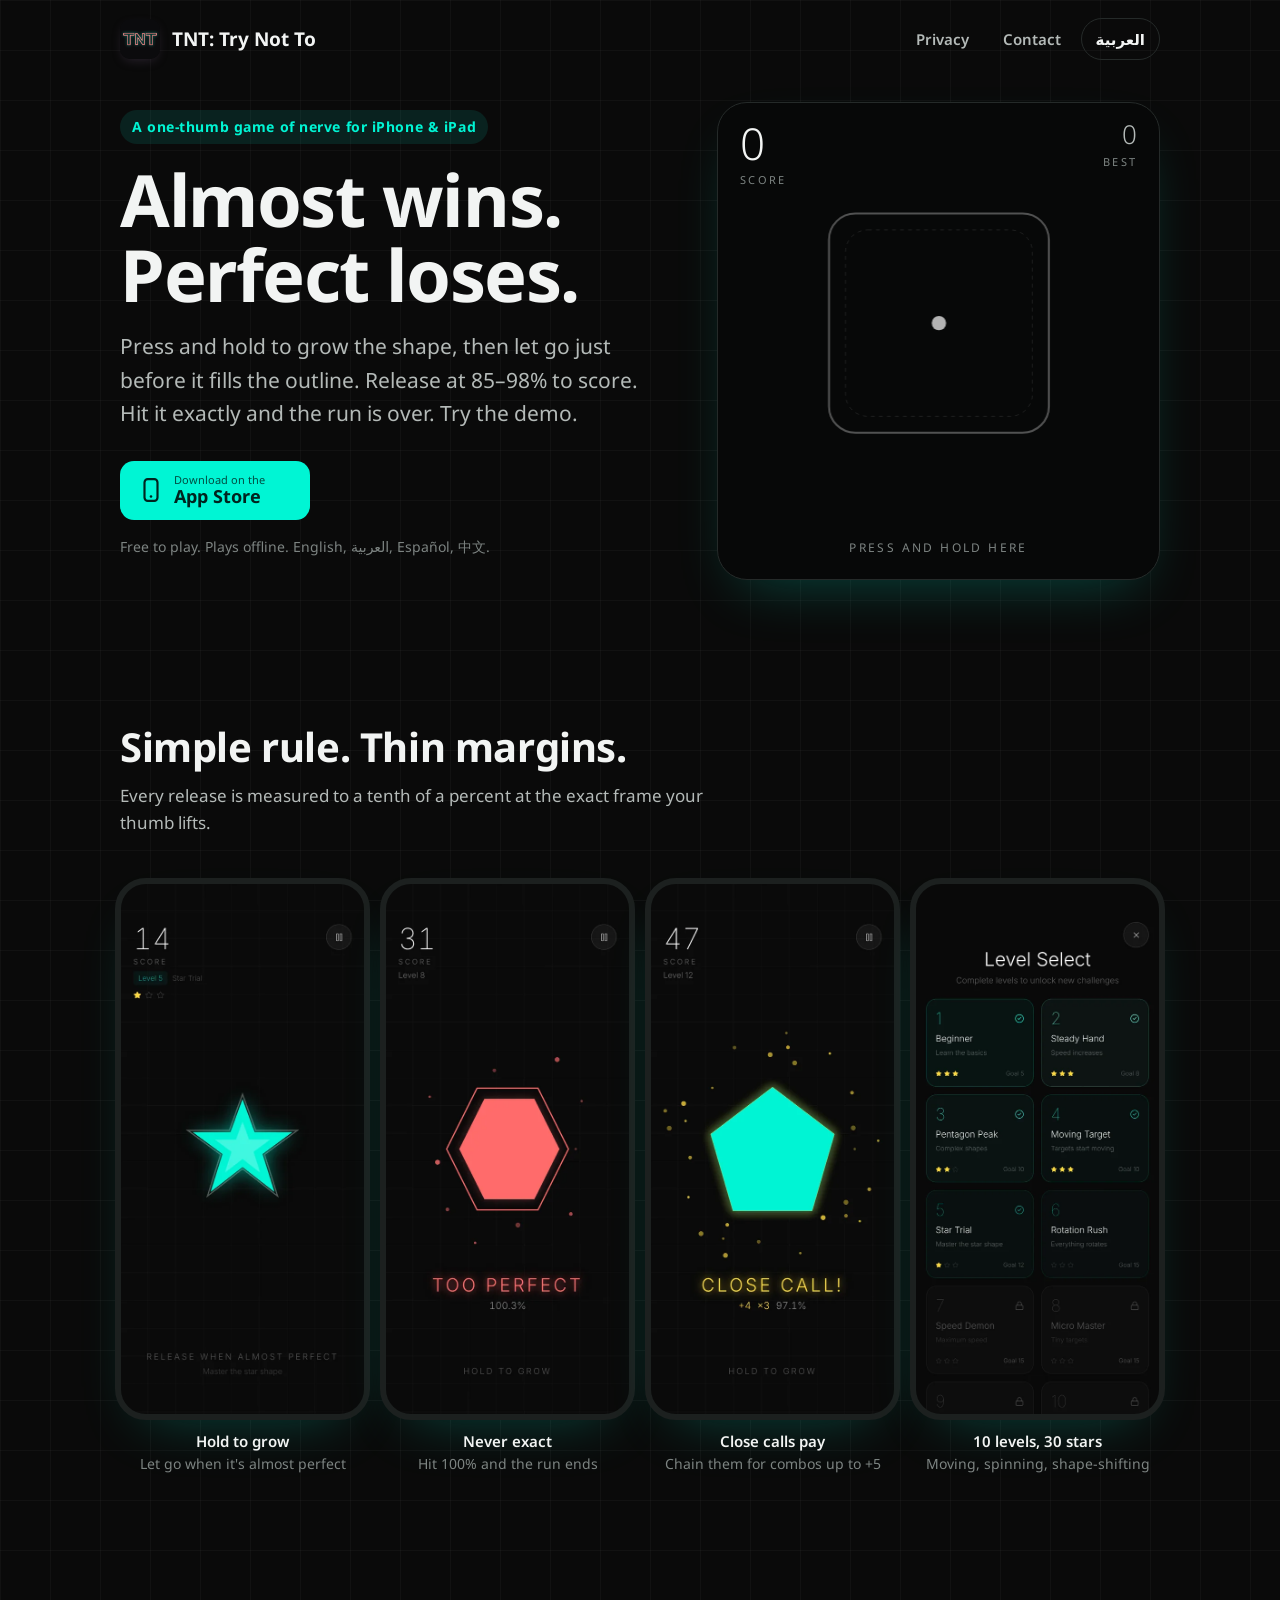
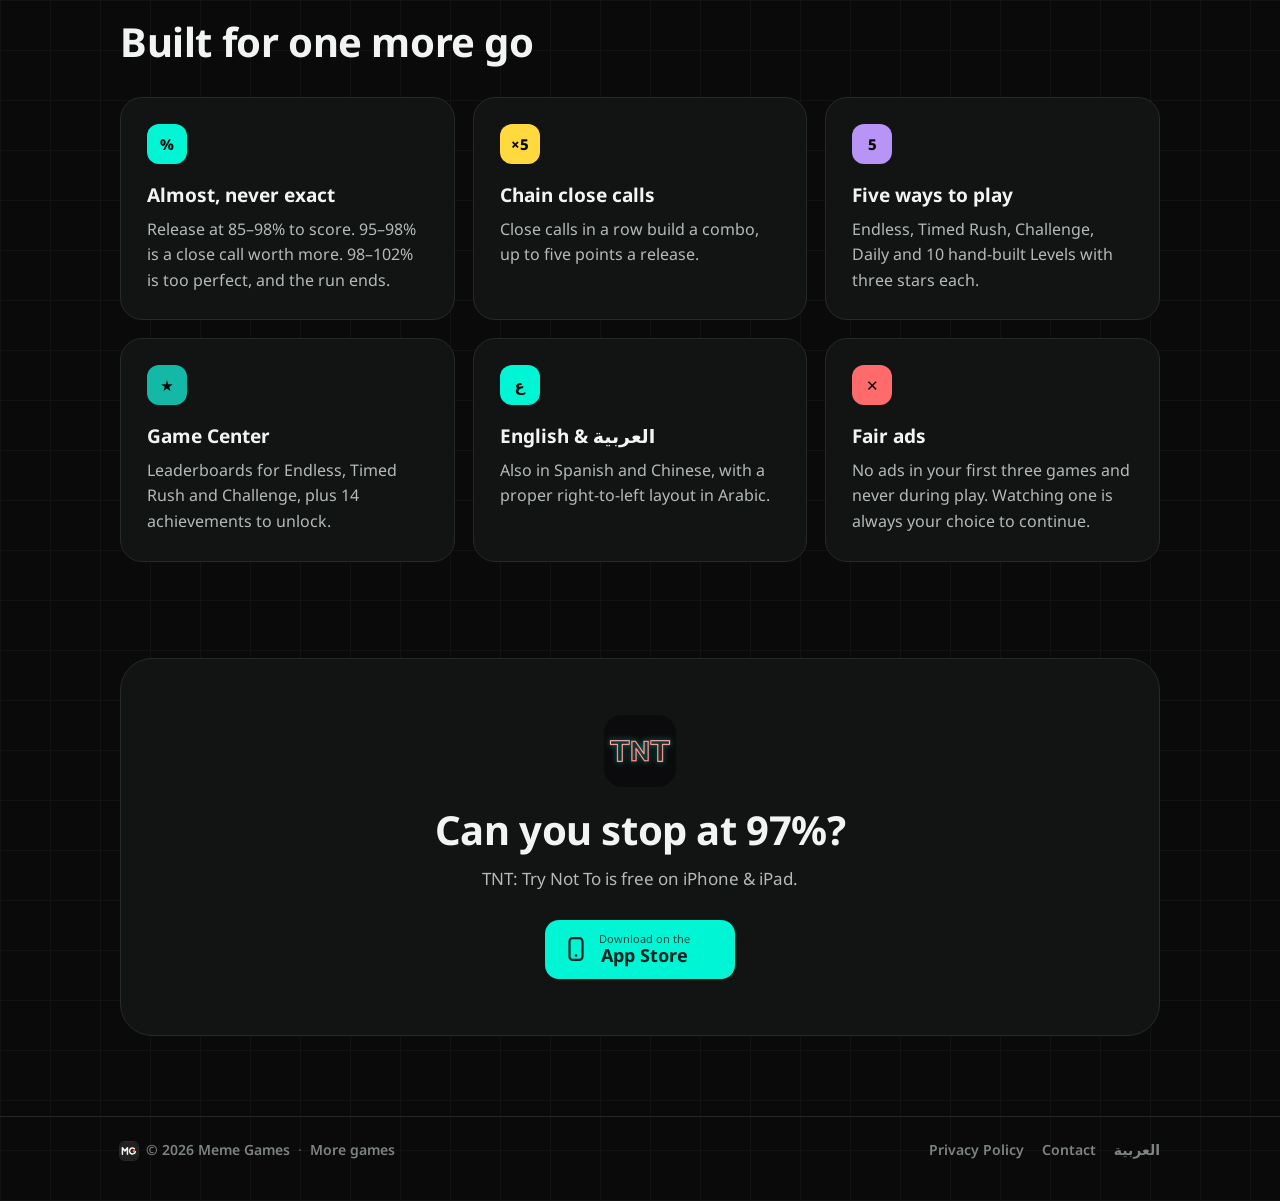
<file: tnt/index.html>
<!doctype html>
<html lang="en" dir="ltr">
<head>
<meta charset="utf-8">
<meta name="viewport" content="width=device-width, initial-scale=1">
<title>TNT: Try Not To — Almost wins. Perfect loses.</title>
<meta name="description" content="TNT: Try Not To is a one-thumb timing game for iPhone and iPad. Hold to grow the shape and let go when it&#x27;s almost perfect. Hit 100% and you lose.">
<meta name="theme-color" content="#0a0a0a">
<link rel="canonical" href="https://memegamesx.github.io/tnt/">
<link rel="alternate" hreflang="en" href="https://memegamesx.github.io/tnt/">
<link rel="alternate" hreflang="ar" href="https://memegamesx.github.io/tnt/ar/">
<link rel="alternate" hreflang="x-default" href="https://memegamesx.github.io/tnt/">
<meta property="og:type" content="website">
<meta property="og:title" content="TNT: Try Not To — Almost wins. Perfect loses.">
<meta property="og:description" content="TNT: Try Not To is a one-thumb timing game for iPhone and iPad. Hold to grow the shape and let go when it&#x27;s almost perfect. Hit 100% and you lose.">
<meta property="og:image" content="https://memegamesx.github.io/tnt/assets/img/og.png">
<meta property="og:locale" content="en_US">
<meta name="twitter:card" content="summary_large_image">
<link rel="icon" type="image/png" href="../tnt/assets/img/favicon-64.png">
<link rel="apple-touch-icon" href="../tnt/assets/img/apple-touch-icon.png">
<link rel="preconnect" href="https://fonts.googleapis.com">
<link rel="preconnect" href="https://fonts.gstatic.com" crossorigin>
<link rel="stylesheet" href="https://fonts.googleapis.com/css2?family=Noto+Sans:wght@400;600;700;800&display=swap">
<link rel="stylesheet" href="../shared/game.css">
<link rel="stylesheet" href="../shared/footer.css">
<style>:root { --bg: #0a0a0a; --card: #121414; --ink: #f2f4f3; --ink-2: #b4bab8; --muted: #7d8482; --line: #252a29; --row: #191d1c; --accent: #00f5d4; --accent-on: #00241f; --accent-ink: #00f5d4; --c1: #00f5d4; --c2: #ffd93d; --c3: #ff6b6b; --c4: #b794f6; --c5: #14b8a6; }:root{color-scheme:dark;--shadow:0 24px 60px -24px rgba(0,245,212,.28)}body{background-image:linear-gradient(rgba(255,255,255,.03) 1px,transparent 1px),linear-gradient(90deg,rgba(255,255,255,.03) 1px,transparent 1px);background-size:50px 50px}.eyebrow{background:rgba(0,245,212,.1)}.store{background:var(--accent);color:var(--accent-on)}.nav .lang{border-color:var(--line)}.legal p,.legal li{color:var(--ink-2)}.legal strong,.legal h2,.legal h3{color:var(--ink)}.shot img{outline-color:#1c201f;background:#0a0a0a}.feature .chip{color:#0a0a0a}.feature,.cta,.summary{border:1px solid var(--line)}</style>
<link rel="stylesheet" href="../tnt/assets/hero.css">
</head>
<body>
<header class="site-header">
  <div class="wrap">
    <a class="brand" href="../tnt/"><img src="../tnt/assets/img/icon-512.png" alt="" width="40" height="40">TNT: Try Not To</a>
    <nav class="nav" aria-label="TNT: Try Not To">
      <a href="../tnt/privacy/">Privacy</a>
      <a href="mailto:meme.gamesx@outlook.com">Contact</a>
      <a class="lang" href="../tnt/ar/" hreflang="ar" lang="ar">العربية</a>
    </nav>
  </div>
</header>
<main>
<section class="hero" style="padding-top:24px">
  <div class="wrap">
    <div>
      <span class="eyebrow">A one-thumb game of nerve for iPhone & iPad</span>
      <h1>Almost wins.<br>Perfect loses.</h1>
      <p class="lede">Press and hold to grow the shape, then let go just before it fills the outline. Release at 85–98% to score. Hit it exactly and the run is over. Try the demo.</p>
      <div class="stores">
        <a class="store" href="https://apps.apple.com/us/app/tnt-try-not-to/id6758850027?pt=128506638&ct=site-tnt&mt=8" rel="noopener"><svg viewBox="0 0 24 24" aria-hidden="true"><rect x="6" y="2" width="12" height="20" rx="3" fill="none" stroke="currentColor" stroke-width="2"/><circle cx="12" cy="18" r="1.2"/></svg><span><small>Download on the</small><strong>App Store</strong></span></a>
      </div>
      <p class="hero-note">Free to play. Plays offline. English, العربية, Español, 中文.</p>
    </div>
    <div class="tnt-demo" role="group" aria-label="Playable demo: press and hold to grow the shape, release when it's almost perfect" data-score="Score" data-best="Best" data-start="Press and hold here" data-hold="Release when almost perfect" data-next="Hold to grow" data-again="Tap to play again" data-almost="ALMOST!" data-close="CLOSE CALL!" data-perfect="TOO PERFECT" data-miss="MISS" data-small="Too small" data-big="Too big" data-exact="Too perfect">
      <canvas tabindex="0" aria-label="Game area. Press and hold, or hold the space bar."></canvas>
      <div class="tnt-hud" dir="ltr"><div><b class="tnt-score">0</b><span class="tnt-cap">Score</span></div><div class="tnt-right"><b class="tnt-best">0</b><span class="tnt-cap">Best</span></div></div>
      <div class="tnt-fb" aria-live="polite"></div>
      <div class="tnt-hint"></div>
    </div>

  </div>
</section>
<section>
  <div class="wrap">
    <h2 class="section-title">Simple rule. Thin margins.</h2>
    <p class="section-sub">Every release is measured to a tenth of a percent at the exact frame your thumb lifts.</p>
    <div class="shots">
      <div class="shot"><figure><img src="../tnt/assets/img/shot-hold.webp" alt="Hold to grow — Let go when it&#x27;s almost perfect" width="540" height="1200" loading="lazy"><figcaption>Hold to grow<span>Let go when it's almost perfect</span></figcaption></figure></div>
      <div class="shot"><figure><img src="../tnt/assets/img/shot-perfect.webp" alt="Never exact — Hit 100% and the run ends" width="540" height="1200" loading="lazy"><figcaption>Never exact<span>Hit 100% and the run ends</span></figcaption></figure></div>
      <div class="shot"><figure><img src="../tnt/assets/img/shot-close.webp" alt="Close calls pay — Chain them for combos up to +5" width="540" height="1200" loading="lazy"><figcaption>Close calls pay<span>Chain them for combos up to +5</span></figcaption></figure></div>
      <div class="shot"><figure><img src="../tnt/assets/img/shot-levels.webp" alt="10 levels, 30 stars — Moving, spinning, shape-shifting" width="540" height="1200" loading="lazy"><figcaption>10 levels, 30 stars<span>Moving, spinning, shape-shifting</span></figcaption></figure></div>
    </div>
  </div>
</section>
<section>
  <div class="wrap">
    <h2 class="section-title" style="margin-bottom:32px">Built for one more go</h2>
    <div class="features">
      <div class="feature"><div class="chip" style="background:var(--c1)" aria-hidden="true">%</div><h3>Almost, never exact</h3><p>Release at 85–98% to score. 95–98% is a close call worth more. 98–102% is too perfect, and the run ends.</p></div>
      <div class="feature"><div class="chip" style="background:var(--c2)" aria-hidden="true">×5</div><h3>Chain close calls</h3><p>Close calls in a row build a combo, up to five points a release.</p></div>
      <div class="feature"><div class="chip" style="background:var(--c4)" aria-hidden="true">5</div><h3>Five ways to play</h3><p>Endless, Timed Rush, Challenge, Daily and 10 hand-built Levels with three stars each.</p></div>
      <div class="feature"><div class="chip" style="background:var(--c5)" aria-hidden="true">★</div><h3>Game Center</h3><p>Leaderboards for Endless, Timed Rush and Challenge, plus 14 achievements to unlock.</p></div>
      <div class="feature"><div class="chip" style="background:var(--c1)" aria-hidden="true">ع</div><h3>English & العربية</h3><p>Also in Spanish and Chinese, with a proper right-to-left layout in Arabic.</p></div>
      <div class="feature"><div class="chip" style="background:var(--c3)" aria-hidden="true">✕</div><h3>Fair ads</h3><p>No ads in your first three games and never during play. Watching one is always your choice to continue.</p></div>
    </div>
  </div>
</section>
<section style="padding-top:24px">
  <div class="wrap">
    <div class="cta">
      <img src="../tnt/assets/img/icon-512.png" alt="" width="72" height="72" style="margin:0 auto 20px;border-radius:18px">
      <h2 class="section-title">Can you stop at 97%?</h2>
      <p class="section-sub" style="margin:0 auto 28px">TNT: Try Not To is free on iPhone & iPad.</p>
      <div class="stores">
        <a class="store" href="https://apps.apple.com/us/app/tnt-try-not-to/id6758850027?pt=128506638&ct=site-tnt&mt=8" rel="noopener"><svg viewBox="0 0 24 24" aria-hidden="true"><rect x="6" y="2" width="12" height="20" rx="3" fill="none" stroke="currentColor" stroke-width="2"/><circle cx="12" cy="18" r="1.2"/></svg><span><small>Download on the</small><strong>App Store</strong></span></a>
      </div>
    </div>
  </div>
</section>
</main>
<!-- og-footer --><footer class="og-footer"><div class="og-wrap"><span class="og-left"><a class="og-home" href="../" aria-label="Meme Games"><img src="../shared/logo.svg" alt=""></a><span dir="ltr">© 2026 Meme Games</span><span class="og-sep">·</span><a href="../">More games</a></span><nav class="og-links" aria-label="Footer"><a href="../tnt/privacy/">Privacy Policy</a><a href="mailto:meme.gamesx@outlook.com">Contact</a><a href="../tnt/ar/" hreflang="ar" lang="ar">العربية</a></nav></div></footer><!-- /og-footer -->
<script src="../tnt/assets/hero.js" defer></script>
</body>
</html>
</file>
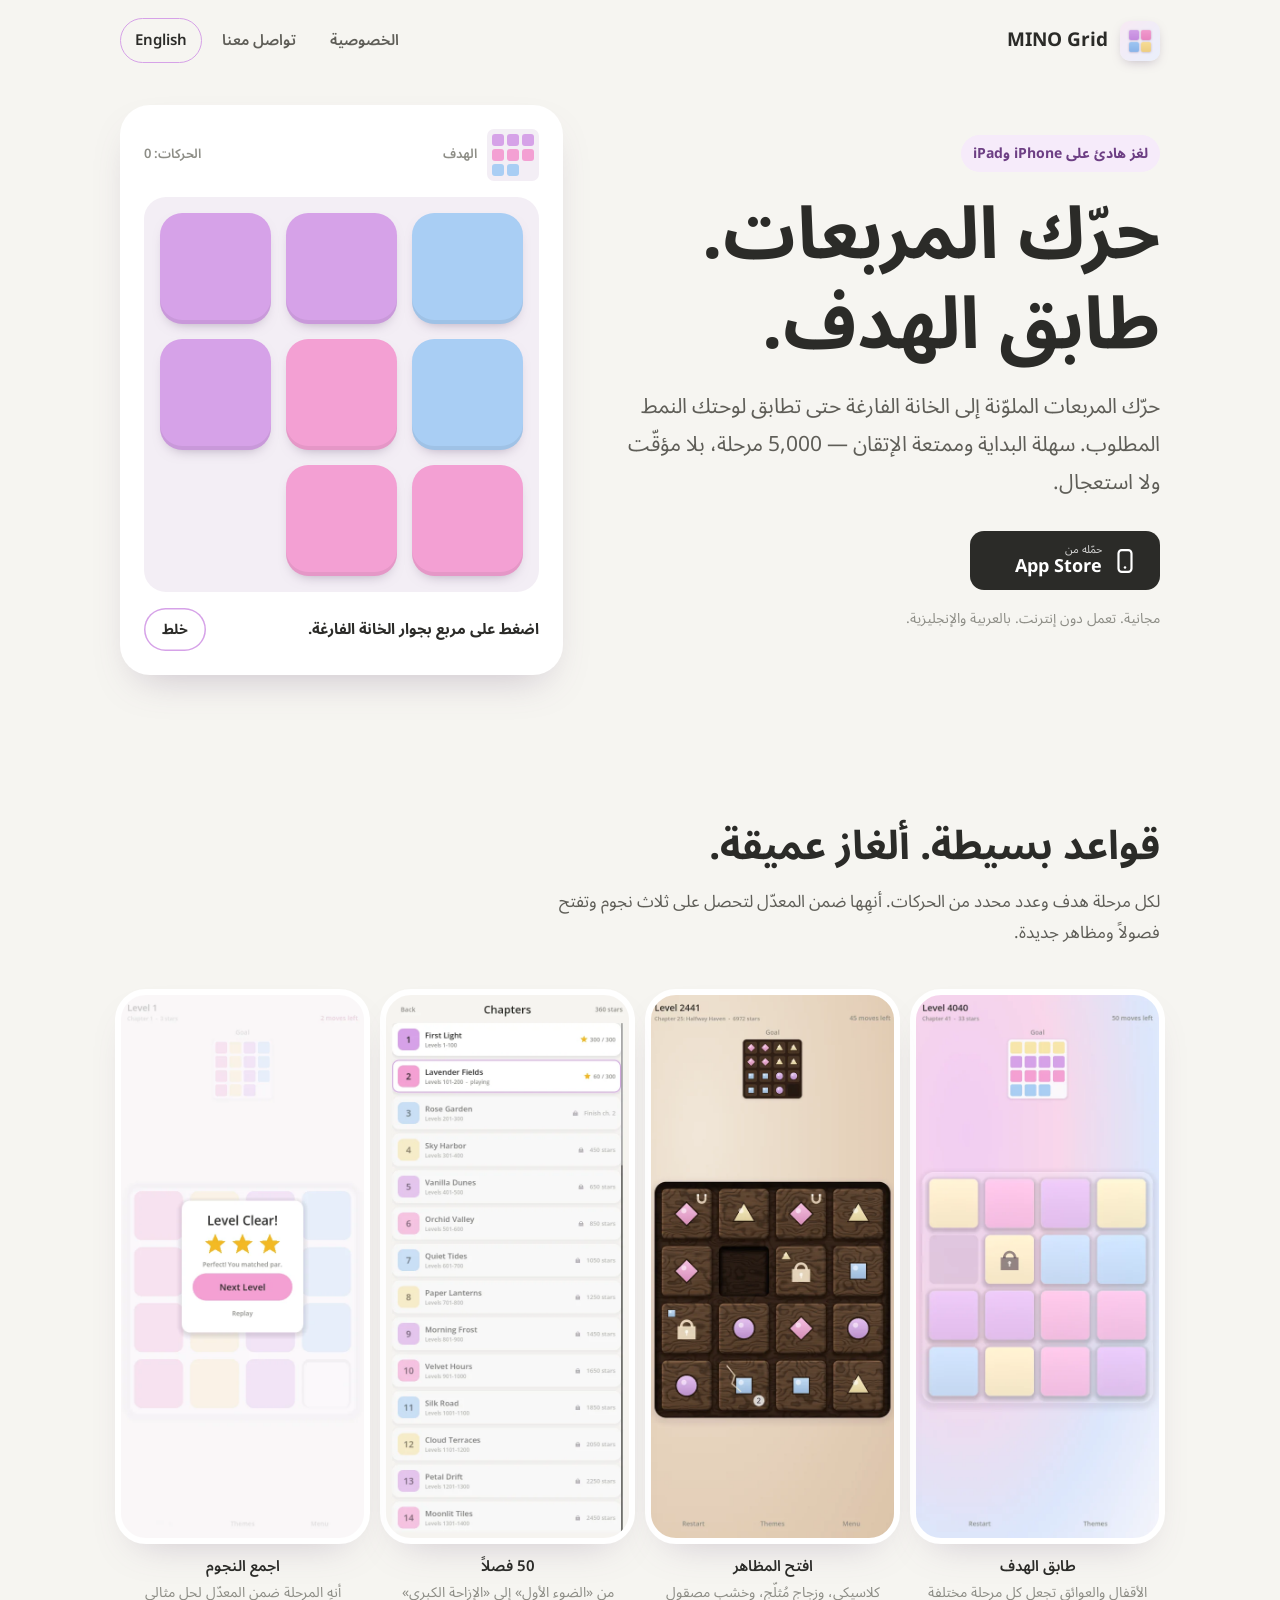
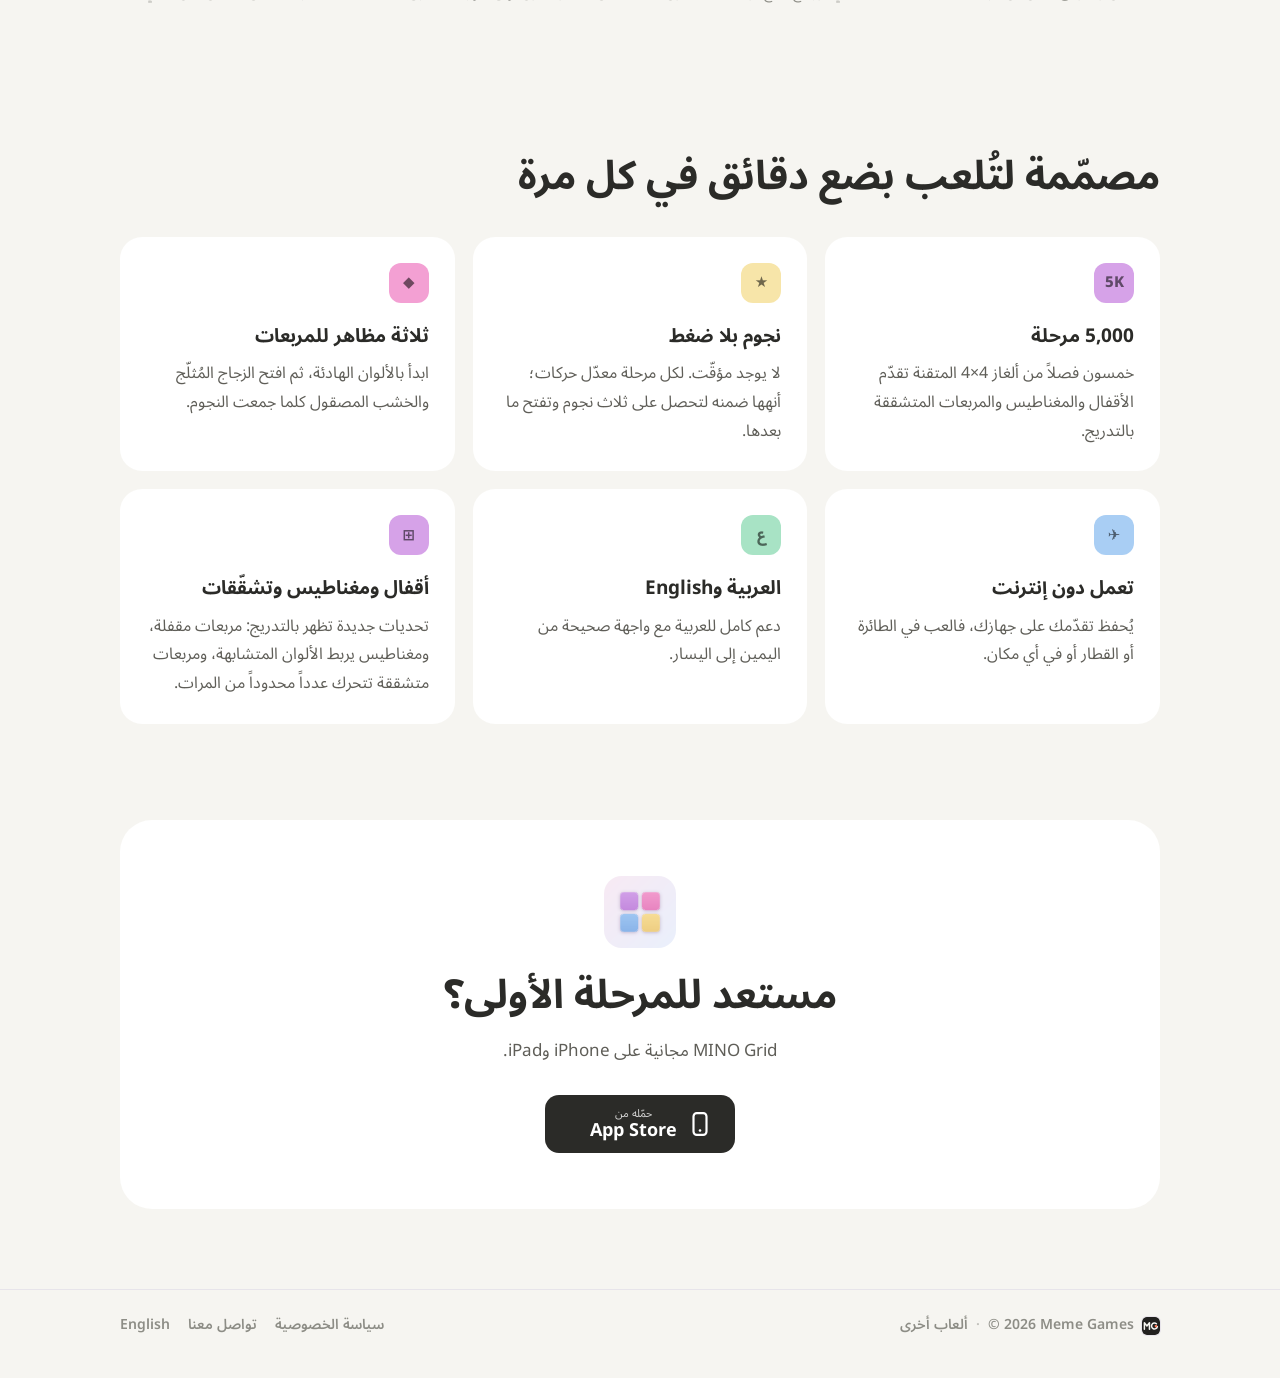
<file: mino-grid/ar/index.html>
<!doctype html>
<html lang="ar" dir="rtl">
<head>
<meta charset="utf-8">
<meta name="viewport" content="width=device-width, initial-scale=1">
<title>MINO Grid — لعبة ألغاز المربعات المنزلقة</title>
<meta name="description" content="MINO Grid لعبة ألغاز هادئة بمربعات منزلقة: حرّك المربعات الملوّنة إلى الخانة الفارغة حتى تطابق اللوحة الهدف. ‏5,000 مرحلة موزّعة على 50 فصلاً.">
<meta name="theme-color" content="#f6f5f1">
<link rel="canonical" href="https://memegamesx.github.io/mino-grid/ar/">
<link rel="alternate" hreflang="en" href="https://memegamesx.github.io/mino-grid/">
<link rel="alternate" hreflang="ar" href="https://memegamesx.github.io/mino-grid/ar/">
<link rel="alternate" hreflang="x-default" href="https://memegamesx.github.io/mino-grid/">
<meta property="og:type" content="website">
<meta property="og:title" content="MINO Grid — لعبة ألغاز المربعات المنزلقة">
<meta property="og:description" content="MINO Grid لعبة ألغاز هادئة بمربعات منزلقة: حرّك المربعات الملوّنة إلى الخانة الفارغة حتى تطابق اللوحة الهدف. ‏5,000 مرحلة موزّعة على 50 فصلاً.">
<meta property="og:image" content="https://memegamesx.github.io/mino-grid/assets/img/og.png">
<meta property="og:locale" content="ar_SA">
<meta name="twitter:card" content="summary_large_image">
<link rel="icon" type="image/png" href="../../mino-grid/assets/img/favicon-64.png">
<link rel="apple-touch-icon" href="../../mino-grid/assets/img/apple-touch-icon.png">
<link rel="preconnect" href="https://fonts.googleapis.com">
<link rel="preconnect" href="https://fonts.gstatic.com" crossorigin>
<link rel="stylesheet" href="https://fonts.googleapis.com/css2?family=Noto+Sans+Arabic:wght@400;600;700;800&family=Noto+Sans:wght@400;600;700&display=swap">
<link rel="stylesheet" href="../../shared/game.css">
<link rel="stylesheet" href="../../shared/footer.css">
<style>:root { --bg: #f6f5f1; --card: #ffffff; --ink: #2b2b28; --ink-2: #5f5e58; --muted: #8d8d86; --line: #e7e4ea; --row: #f3eef5; --accent: #d6a2e8; --accent-on: #3a2147; --accent-ink: #6d3f84; --c1: #d6a2e8; --c2: #f3a0d3; --c3: #a9cef4; --c4: #f7e5a9; --c5: #a8e3c5; }</style>
<link rel="stylesheet" href="../../mino-grid/assets/hero.css">
</head>
<body>
<header class="site-header">
  <div class="wrap">
    <a class="brand" href="../../mino-grid/ar/"><img src="../../mino-grid/assets/img/icon-512.png" alt="" width="40" height="40">MINO Grid</a>
    <nav class="nav" aria-label="MINO Grid">
      <a href="../../mino-grid/ar/privacy/">الخصوصية</a>
      <a href="mailto:meme.gamesx@outlook.com">تواصل معنا</a>
      <a class="lang" href="../../mino-grid/" hreflang="en" lang="en">English</a>
    </nav>
  </div>
</header>
<main>
<section class="hero" style="padding-top:24px">
  <div class="wrap">
    <div>
      <span class="eyebrow">لغز هادئ على iPhone وiPad</span>
      <h1>حرّك المربعات.<br>طابق الهدف.</h1>
      <p class="lede">حرّك المربعات الملوّنة إلى الخانة الفارغة حتى تطابق لوحتك النمط المطلوب. سهلة البداية وممتعة الإتقان — ‏5,000 مرحلة، بلا مؤقّت ولا استعجال.</p>
      <div class="stores">
        <a class="store" href="https://apps.apple.com/us/app/mino-grid/id6822859863?pt=128506638&ct=site-mino-grid&mt=8" rel="noopener"><svg viewBox="0 0 24 24" aria-hidden="true"><rect x="6" y="2" width="12" height="20" rx="3" fill="none" stroke="currentColor" stroke-width="2"/><circle cx="12" cy="18" r="1.2"/></svg><span><small>حمّله من</small><strong>App Store</strong></span></a>
      </div>
      <p class="hero-note">مجانية. تعمل دون إنترنت. بالعربية والإنجليزية.</p>
    </div>
    <div class="toy" role="group" aria-label="تجربة قابلة للعب: حرّك المربعات لتطابق الهدف" data-moves="الحركات: %d" data-hint="اضغط على مربع بجوار الخانة الفارغة." data-solved="تم الحل في %d حركة ✨" data-lav="مربع بنفسجي" data-rose="مربع وردي" data-sky="مربع أزرق" data-slide="حرّكه إلى الخانة الفارغة">
      <div class="toy-head">
        <span class="goal"><span class="goal-grid" aria-hidden="true"><i style="background:var(--c1)"></i><i style="background:var(--c1)"></i><i style="background:var(--c1)"></i><i style="background:var(--c2)"></i><i style="background:var(--c2)"></i><i style="background:var(--c2)"></i><i style="background:var(--c3)"></i><i style="background:var(--c3)"></i><i style="background:transparent"></i></span>الهدف</span>
        <span class="moves" aria-live="off"></span>
      </div>
      <div class="board" dir="ltr"><div class="board-inner"></div></div>
      <div class="toy-foot">
        <span class="status" aria-live="polite"></span>
        <button class="btn ghost" type="button" data-shuffle>خلط</button>
      </div>
    </div>

  </div>
</section>
<section>
  <div class="wrap">
    <h2 class="section-title">قواعد بسيطة. ألغاز عميقة.</h2>
    <p class="section-sub">لكل مرحلة هدف وعدد محدد من الحركات. أنهِها ضمن المعدّل لتحصل على ثلاث نجوم وتفتح فصولاً ومظاهر جديدة.</p>
    <div class="shots">
      <div class="shot"><figure><img src="../../mino-grid/assets/img/shot-play.webp" alt="طابق الهدف — الأقفال والعوائق تجعل كل مرحلة مختلفة" width="540" height="1200" loading="lazy"><figcaption>طابق الهدف<span>الأقفال والعوائق تجعل كل مرحلة مختلفة</span></figcaption></figure></div>
      <div class="shot"><figure><img src="../../mino-grid/assets/img/shot-wood.webp" alt="افتح المظاهر — كلاسيكي، وزجاج مُثلّج، وخشب مصقول" width="540" height="1200" loading="lazy"><figcaption>افتح المظاهر<span>كلاسيكي، وزجاج مُثلّج، وخشب مصقول</span></figcaption></figure></div>
      <div class="shot"><figure><img src="../../mino-grid/assets/img/shot-chapters.webp" alt="50 فصلاً — من «الضوء الأول» إلى «الإزاحة الكبرى»" width="540" height="1200" loading="lazy"><figcaption>50 فصلاً<span>من «الضوء الأول» إلى «الإزاحة الكبرى»</span></figcaption></figure></div>
      <div class="shot"><figure><img src="../../mino-grid/assets/img/shot-clear.webp" alt="اجمع النجوم — أنهِ المرحلة ضمن المعدّل لحل مثالي" width="540" height="1200" loading="lazy"><figcaption>اجمع النجوم<span>أنهِ المرحلة ضمن المعدّل لحل مثالي</span></figcaption></figure></div>
    </div>
  </div>
</section>
<section>
  <div class="wrap">
    <h2 class="section-title" style="margin-bottom:32px">مصمّمة لتُلعب بضع دقائق في كل مرة</h2>
    <div class="features">
      <div class="feature"><div class="chip" style="background:var(--c1)" aria-hidden="true">5K</div><h3>‏5,000 مرحلة</h3><p>خمسون فصلاً من ألغاز 4×4 المتقنة تقدّم الأقفال والمغناطيس والمربعات المتشققة بالتدريج.</p></div>
      <div class="feature"><div class="chip" style="background:var(--c4)" aria-hidden="true">★</div><h3>نجوم بلا ضغط</h3><p>لا يوجد مؤقّت. لكل مرحلة معدّل حركات؛ أنهِها ضمنه لتحصل على ثلاث نجوم وتفتح ما بعدها.</p></div>
      <div class="feature"><div class="chip" style="background:var(--c2)" aria-hidden="true">◆</div><h3>ثلاثة مظاهر للمربعات</h3><p>ابدأ بالألوان الهادئة، ثم افتح الزجاج المُثلّج والخشب المصقول كلما جمعت النجوم.</p></div>
      <div class="feature"><div class="chip" style="background:var(--c3)" aria-hidden="true">✈</div><h3>تعمل دون إنترنت</h3><p>يُحفظ تقدّمك على جهازك، فالعب في الطائرة أو القطار أو في أي مكان.</p></div>
      <div class="feature"><div class="chip" style="background:var(--c5)" aria-hidden="true">ع</div><h3>العربية وEnglish</h3><p>دعم كامل للعربية مع واجهة صحيحة من اليمين إلى اليسار.</p></div>
      <div class="feature"><div class="chip" style="background:var(--c1)" aria-hidden="true">⊞</div><h3>أقفال ومغناطيس وتشقّقات</h3><p>تحديات جديدة تظهر بالتدريج: مربعات مقفلة، ومغناطيس يربط الألوان المتشابهة، ومربعات متشققة تتحرك عدداً محدوداً من المرات.</p></div>
    </div>
  </div>
</section>
<section style="padding-top:24px">
  <div class="wrap">
    <div class="cta">
      <img src="../../mino-grid/assets/img/icon-512.png" alt="" width="72" height="72" style="margin:0 auto 20px;border-radius:18px">
      <h2 class="section-title">مستعد للمرحلة الأولى؟</h2>
      <p class="section-sub" style="margin:0 auto 28px">MINO Grid مجانية على iPhone وiPad.</p>
      <div class="stores">
        <a class="store" href="https://apps.apple.com/us/app/mino-grid/id6822859863?pt=128506638&ct=site-mino-grid&mt=8" rel="noopener"><svg viewBox="0 0 24 24" aria-hidden="true"><rect x="6" y="2" width="12" height="20" rx="3" fill="none" stroke="currentColor" stroke-width="2"/><circle cx="12" cy="18" r="1.2"/></svg><span><small>حمّله من</small><strong>App Store</strong></span></a>
      </div>
    </div>
  </div>
</section>
</main>
<!-- og-footer --><footer class="og-footer"><div class="og-wrap"><span class="og-left"><a class="og-home" href="../../" aria-label="Meme Games"><img src="../../shared/logo.svg" alt=""></a><span dir="ltr">© 2026 Meme Games</span><span class="og-sep">·</span><a href="../../">ألعاب أخرى</a></span><nav class="og-links" aria-label="Footer"><a href="../../mino-grid/ar/privacy/">سياسة الخصوصية</a><a href="mailto:meme.gamesx@outlook.com">تواصل معنا</a><a href="../../mino-grid/" hreflang="en" lang="en">English</a></nav></div></footer><!-- /og-footer -->
<script src="../../mino-grid/assets/hero.js" defer></script>
</body>
</html>
</file>
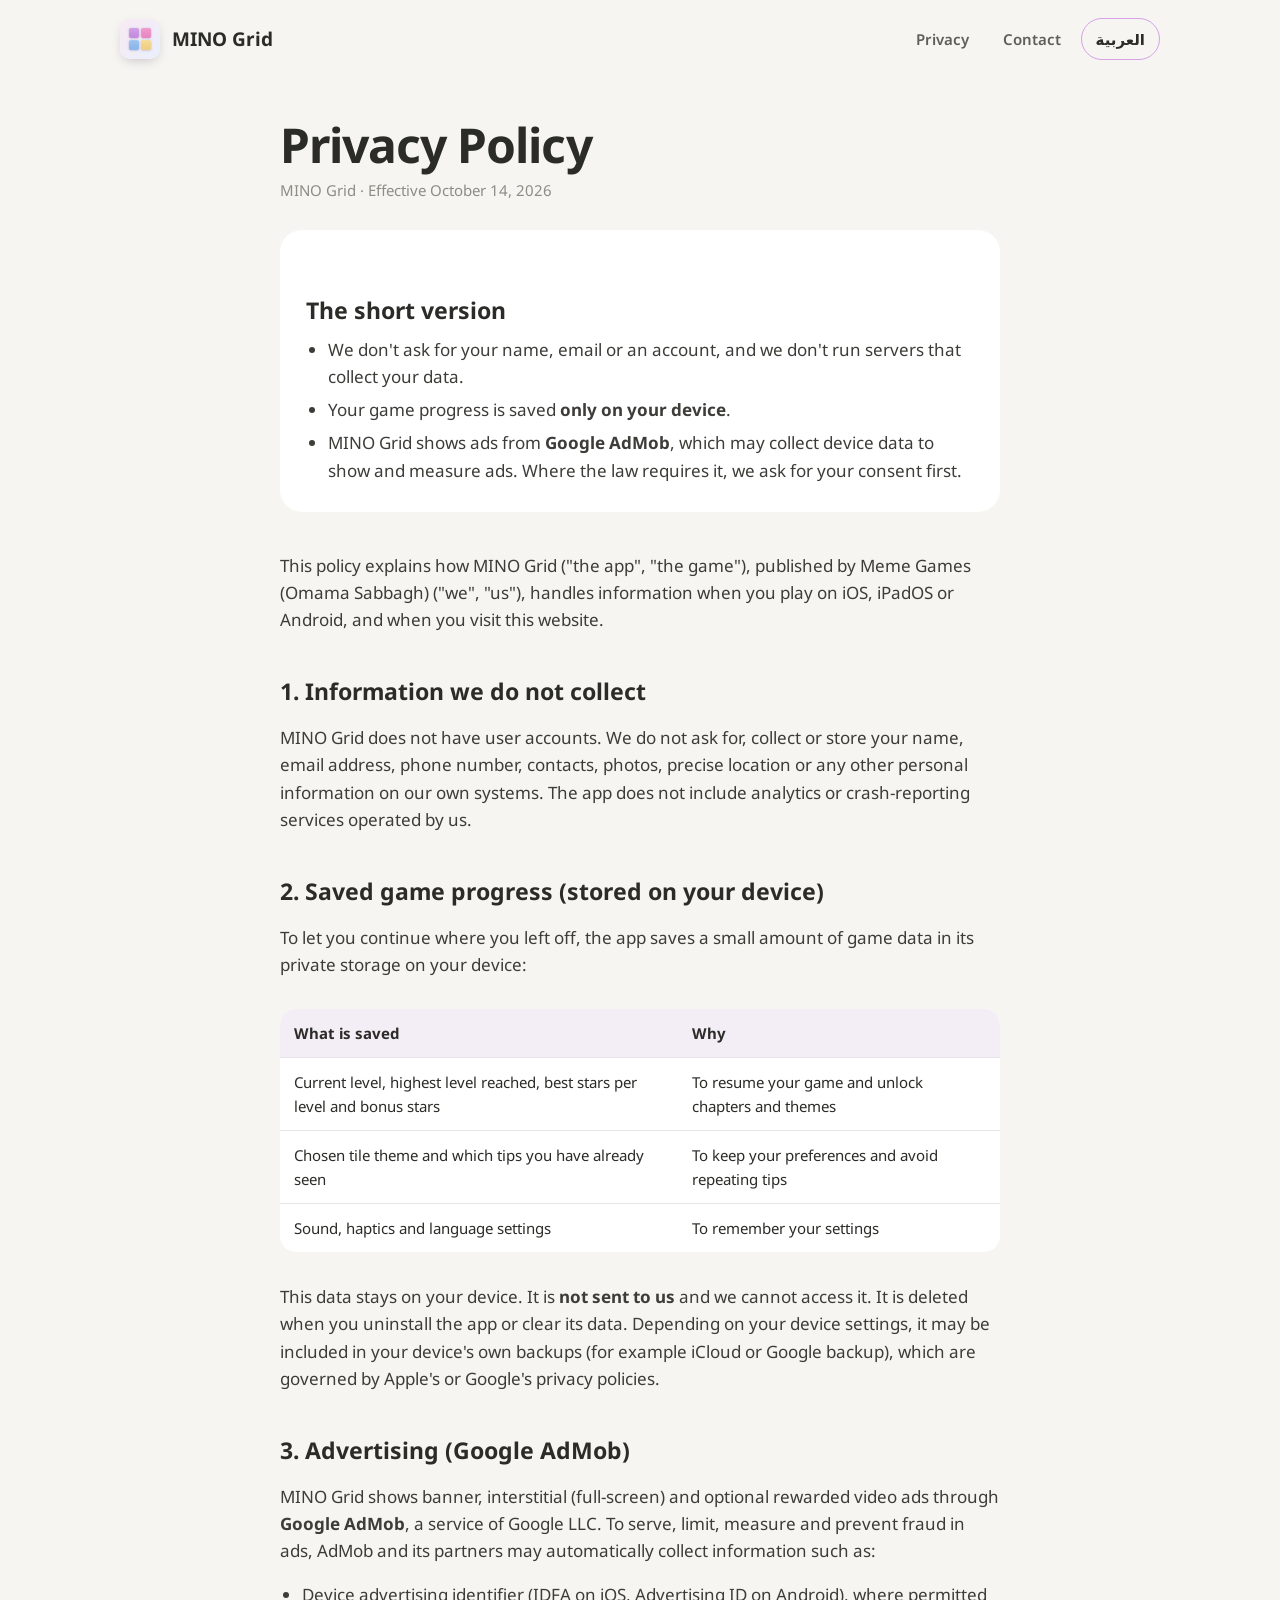
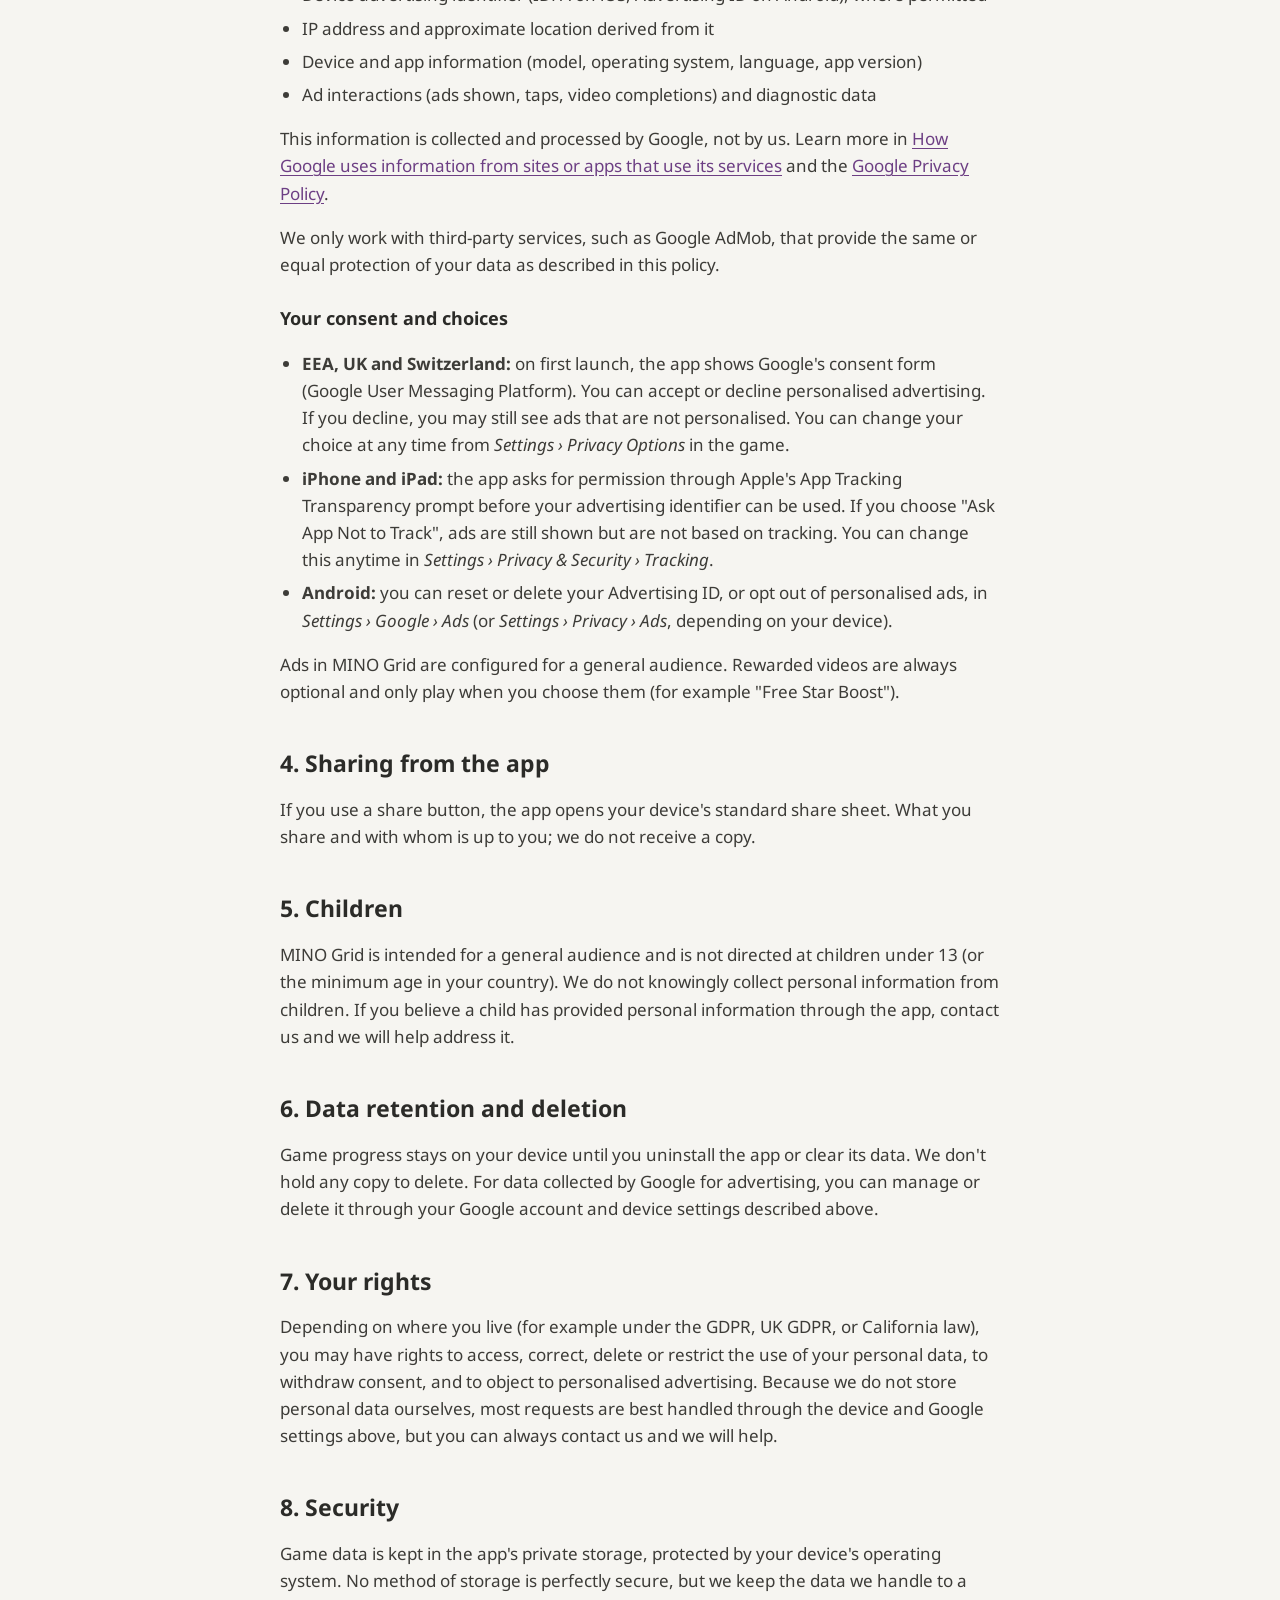
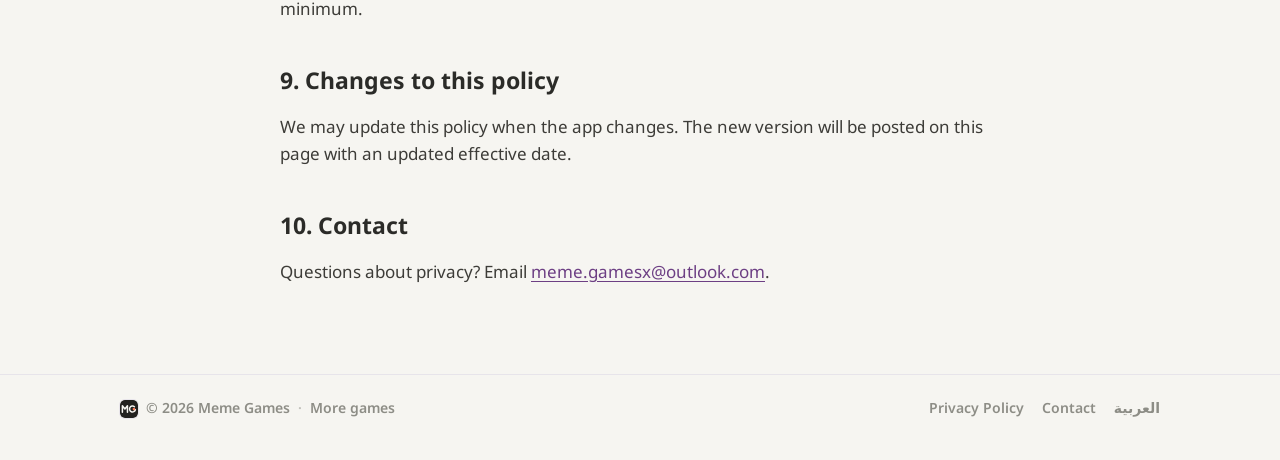
<file: mino-grid/privacy/index.html>
<!doctype html>
<html lang="en" dir="ltr">
<head>
<meta charset="utf-8">
<meta name="viewport" content="width=device-width, initial-scale=1">
<title>Privacy Policy — MINO Grid</title>
<meta name="description" content="How MINO Grid handles saved game progress, ads and in-app purchases.">
<meta name="theme-color" content="#f6f5f1">
<link rel="canonical" href="https://memegamesx.github.io/mino-grid/privacy/">
<link rel="alternate" hreflang="en" href="https://memegamesx.github.io/mino-grid/privacy/">
<link rel="alternate" hreflang="ar" href="https://memegamesx.github.io/mino-grid/ar/privacy/">
<link rel="alternate" hreflang="x-default" href="https://memegamesx.github.io/mino-grid/privacy/">
<meta property="og:type" content="website">
<meta property="og:title" content="Privacy Policy — MINO Grid">
<meta property="og:description" content="How MINO Grid handles saved game progress, ads and in-app purchases.">
<meta property="og:image" content="https://memegamesx.github.io/mino-grid/assets/img/og.png">
<meta property="og:locale" content="en_US">
<meta name="twitter:card" content="summary_large_image">
<link rel="icon" type="image/png" href="../../mino-grid/assets/img/favicon-64.png">
<link rel="apple-touch-icon" href="../../mino-grid/assets/img/apple-touch-icon.png">
<link rel="preconnect" href="https://fonts.googleapis.com">
<link rel="preconnect" href="https://fonts.gstatic.com" crossorigin>
<link rel="stylesheet" href="https://fonts.googleapis.com/css2?family=Noto+Sans:wght@400;600;700;800&display=swap">
<link rel="stylesheet" href="../../shared/game.css">
<link rel="stylesheet" href="../../shared/footer.css">
<style>:root { --bg: #f6f5f1; --card: #ffffff; --ink: #2b2b28; --ink-2: #5f5e58; --muted: #8d8d86; --line: #e7e4ea; --row: #f3eef5; --accent: #d6a2e8; --accent-on: #3a2147; --accent-ink: #6d3f84; --c1: #d6a2e8; --c2: #f3a0d3; --c3: #a9cef4; --c4: #f7e5a9; --c5: #a8e3c5; }</style>
</head>
<body>
<header class="site-header">
  <div class="wrap">
    <a class="brand" href="../../mino-grid/"><img src="../../mino-grid/assets/img/icon-512.png" alt="" width="40" height="40">MINO Grid</a>
    <nav class="nav" aria-label="MINO Grid">
      <a href="../../mino-grid/privacy/">Privacy</a>
      <a href="mailto:meme.gamesx@outlook.com">Contact</a>
      <a class="lang" href="../../mino-grid/ar/privacy/" hreflang="ar" lang="ar">العربية</a>
    </nav>
  </div>
</header>
<main>
<section class="legal" style="padding-top:24px">
<div class="wrap">
<h1>Privacy Policy</h1>
<p class="meta">MINO Grid · Effective October 14, 2026</p>
<div class="summary">
  <h2>The short version</h2>
  <ul><li>We don't ask for your name, email or an account, and we don't run servers that collect your data.</li><li>Your game progress is saved <strong>only on your device</strong>.</li><li>MINO Grid shows ads from <strong>Google AdMob</strong>, which may collect device data to show and measure ads. Where the law requires it, we ask for your consent first.</li></ul>
</div>
<p>This policy explains how MINO Grid ("the app", "the game"), published by Meme Games (Omama Sabbagh) ("we", "us"), handles information when you play on iOS, iPadOS or Android, and when you visit this website.</p>
<h2>1. Information we do not collect</h2>
<p>MINO Grid does not have user accounts. We do not ask for, collect or store your name, email address, phone number, contacts, photos, precise location or any other personal information on our own systems. The app does not include analytics or crash-reporting services operated by us.</p>
<h2>2. Saved game progress (stored on your device)</h2>
<p>To let you continue where you left off, the app saves a small amount of game data in its private storage on your device:</p>
<div class="table-scroll"><table>
  <tr><th>What is saved</th><th>Why</th></tr>
  <tr><td>Current level, highest level reached, best stars per level and bonus stars</td><td>To resume your game and unlock chapters and themes</td></tr>
  <tr><td>Chosen tile theme and which tips you have already seen</td><td>To keep your preferences and avoid repeating tips</td></tr>
  <tr><td>Sound, haptics and language settings</td><td>To remember your settings</td></tr>
</table></div>
<p>This data stays on your device. It is <strong>not sent to us</strong> and we cannot access it. It is deleted when you uninstall the app or clear its data. Depending on your device settings, it may be included in your device's own backups (for example iCloud or Google backup), which are governed by Apple's or Google's privacy policies.</p>
<h2>3. Advertising (Google AdMob)</h2>
<p>MINO Grid shows banner, interstitial (full-screen) and optional rewarded video ads through <strong>Google AdMob</strong>, a service of Google LLC. To serve, limit, measure and prevent fraud in ads, AdMob and its partners may automatically collect information such as:</p>
<ul>
  <li>Device advertising identifier (IDFA on iOS, Advertising ID on Android), where permitted</li>
  <li>IP address and approximate location derived from it</li>
  <li>Device and app information (model, operating system, language, app version)</li>
  <li>Ad interactions (ads shown, taps, video completions) and diagnostic data</li>
</ul>
<p>This information is collected and processed by Google, not by us. Learn more in <a href="https://policies.google.com/technologies/partner-sites" rel="noopener">How Google uses information from sites or apps that use its services</a> and the <a href="https://policies.google.com/privacy" rel="noopener">Google Privacy Policy</a>.</p>
<p>We only work with third-party services, such as Google AdMob, that provide the same or equal protection of your data as described in this policy.</p>
<h3>Your consent and choices</h3>
<ul>
  <li><strong>EEA, UK and Switzerland:</strong> on first launch, the app shows Google's consent form (Google User Messaging Platform). You can accept or decline personalised advertising. If you decline, you may still see ads that are not personalised. You can change your choice at any time from <em>Settings › Privacy Options</em> in the game.</li>
  <li><strong>iPhone and iPad:</strong> the app asks for permission through Apple's App Tracking Transparency prompt before your advertising identifier can be used. If you choose "Ask App Not to Track", ads are still shown but are not based on tracking. You can change this anytime in <em>Settings › Privacy &amp; Security › Tracking</em>.</li>
  <li><strong>Android:</strong> you can reset or delete your Advertising ID, or opt out of personalised ads, in <em>Settings › Google › Ads</em> (or <em>Settings › Privacy › Ads</em>, depending on your device).</li>
</ul>
<p>Ads in MINO Grid are configured for a general audience. Rewarded videos are always optional and only play when you choose them (for example "Free Star Boost").</p>

<h2>4. Sharing from the app</h2>
<p>If you use a share button, the app opens your device's standard share sheet. What you share and with whom is up to you; we do not receive a copy.</p>
<h2>5. Children</h2>
<p>MINO Grid is intended for a general audience and is not directed at children under 13 (or the minimum age in your country). We do not knowingly collect personal information from children. If you believe a child has provided personal information through the app, contact us and we will help address it.</p>
<h2>6. Data retention and deletion</h2>
<p>Game progress stays on your device until you uninstall the app or clear its data. We don't hold any copy to delete. For data collected by Google for advertising, you can manage or delete it through your Google account and device settings described above.</p>
<h2>7. Your rights</h2>
<p>Depending on where you live (for example under the GDPR, UK GDPR, or California law), you may have rights to access, correct, delete or restrict the use of your personal data, to withdraw consent, and to object to personalised advertising. Because we do not store personal data ourselves, most requests are best handled through the device and Google settings above, but you can always contact us and we will help.</p>
<h2>8. Security</h2>
<p>Game data is kept in the app's private storage, protected by your device's operating system. No method of storage is perfectly secure, but we keep the data we handle to a minimum.</p>
<h2>9. Changes to this policy</h2>
<p>We may update this policy when the app changes. The new version will be posted on this page with an updated effective date.</p>
<h2>10. Contact</h2>
<p>Questions about privacy? Email <a href="mailto:meme.gamesx@outlook.com">meme.gamesx@outlook.com</a>.</p>
</div>
</section>
</main>
<!-- og-footer --><footer class="og-footer"><div class="og-wrap"><span class="og-left"><a class="og-home" href="../../" aria-label="Meme Games"><img src="../../shared/logo.svg" alt=""></a><span dir="ltr">© 2026 Meme Games</span><span class="og-sep">·</span><a href="../../">More games</a></span><nav class="og-links" aria-label="Footer"><a href="../../mino-grid/privacy/">Privacy Policy</a><a href="mailto:meme.gamesx@outlook.com">Contact</a><a href="../../mino-grid/ar/privacy/" hreflang="ar" lang="ar">العربية</a></nav></div></footer><!-- /og-footer -->

</body>
</html>
</file>
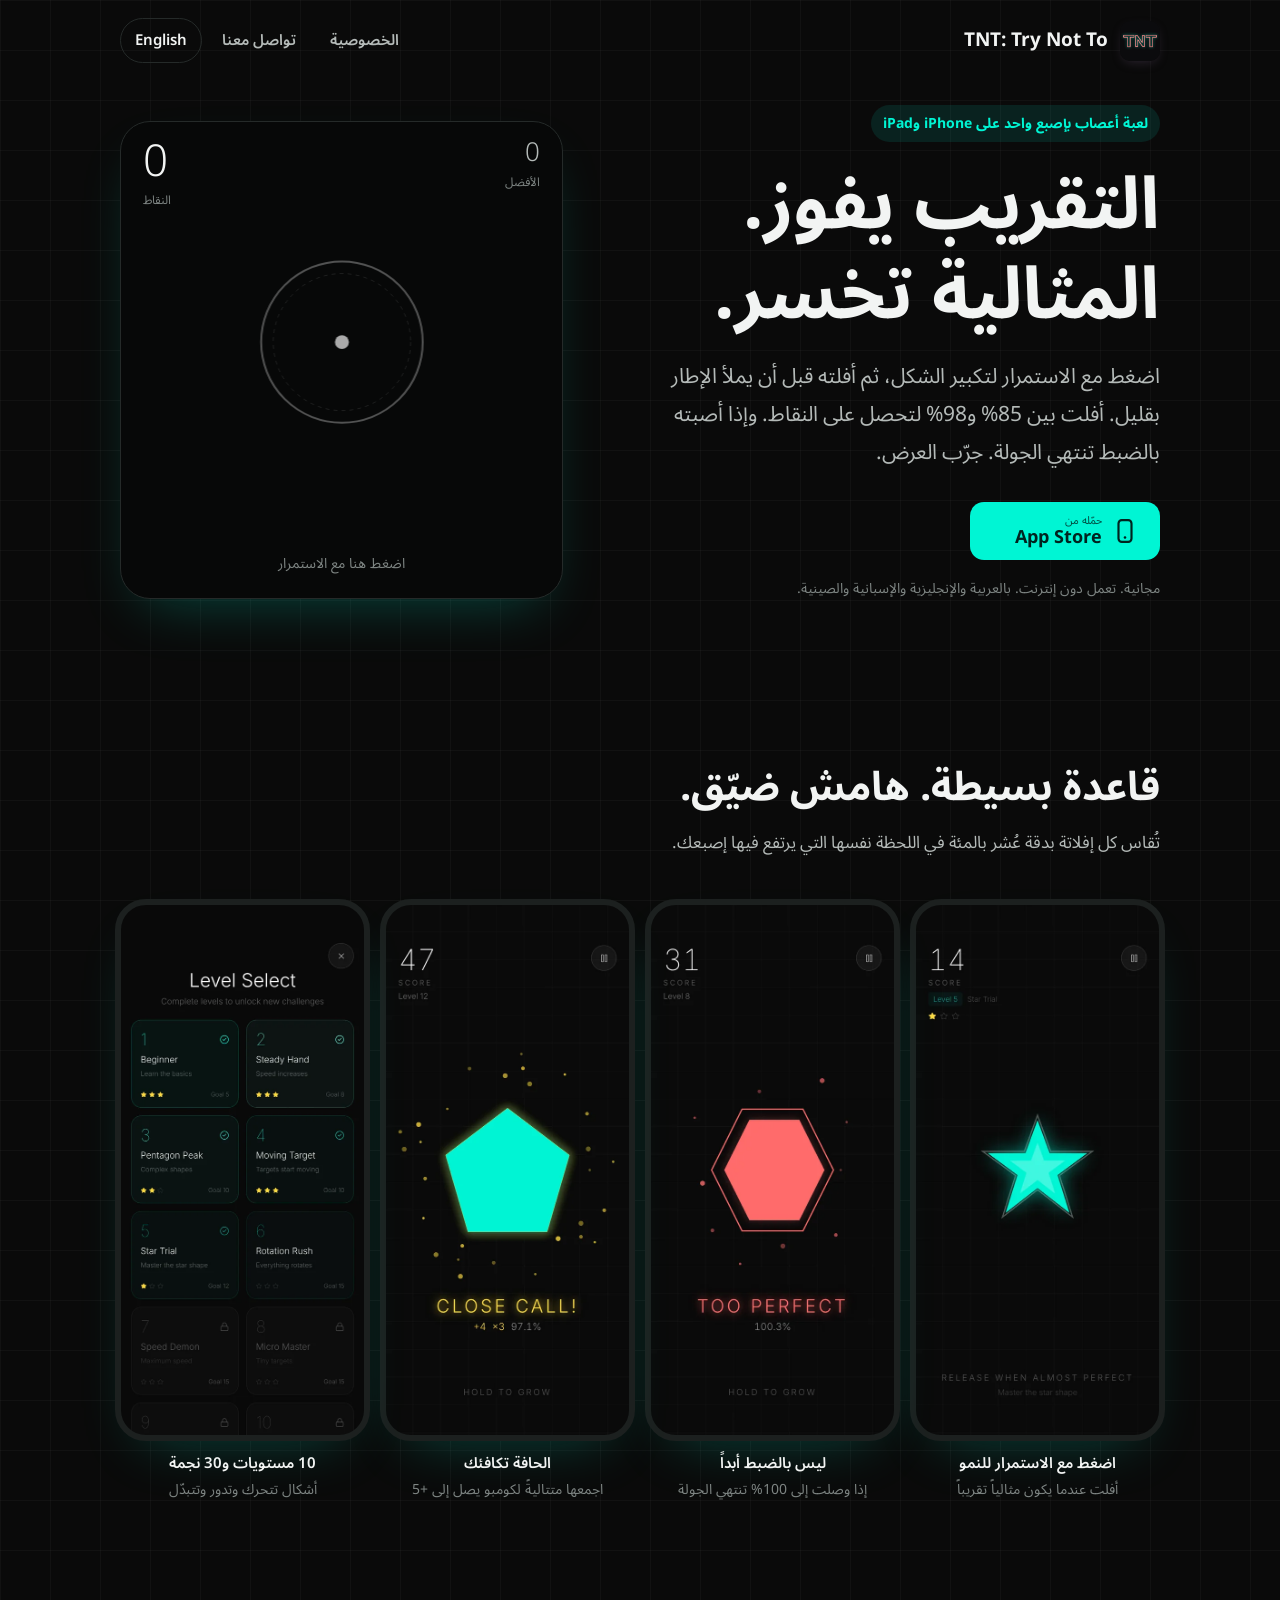
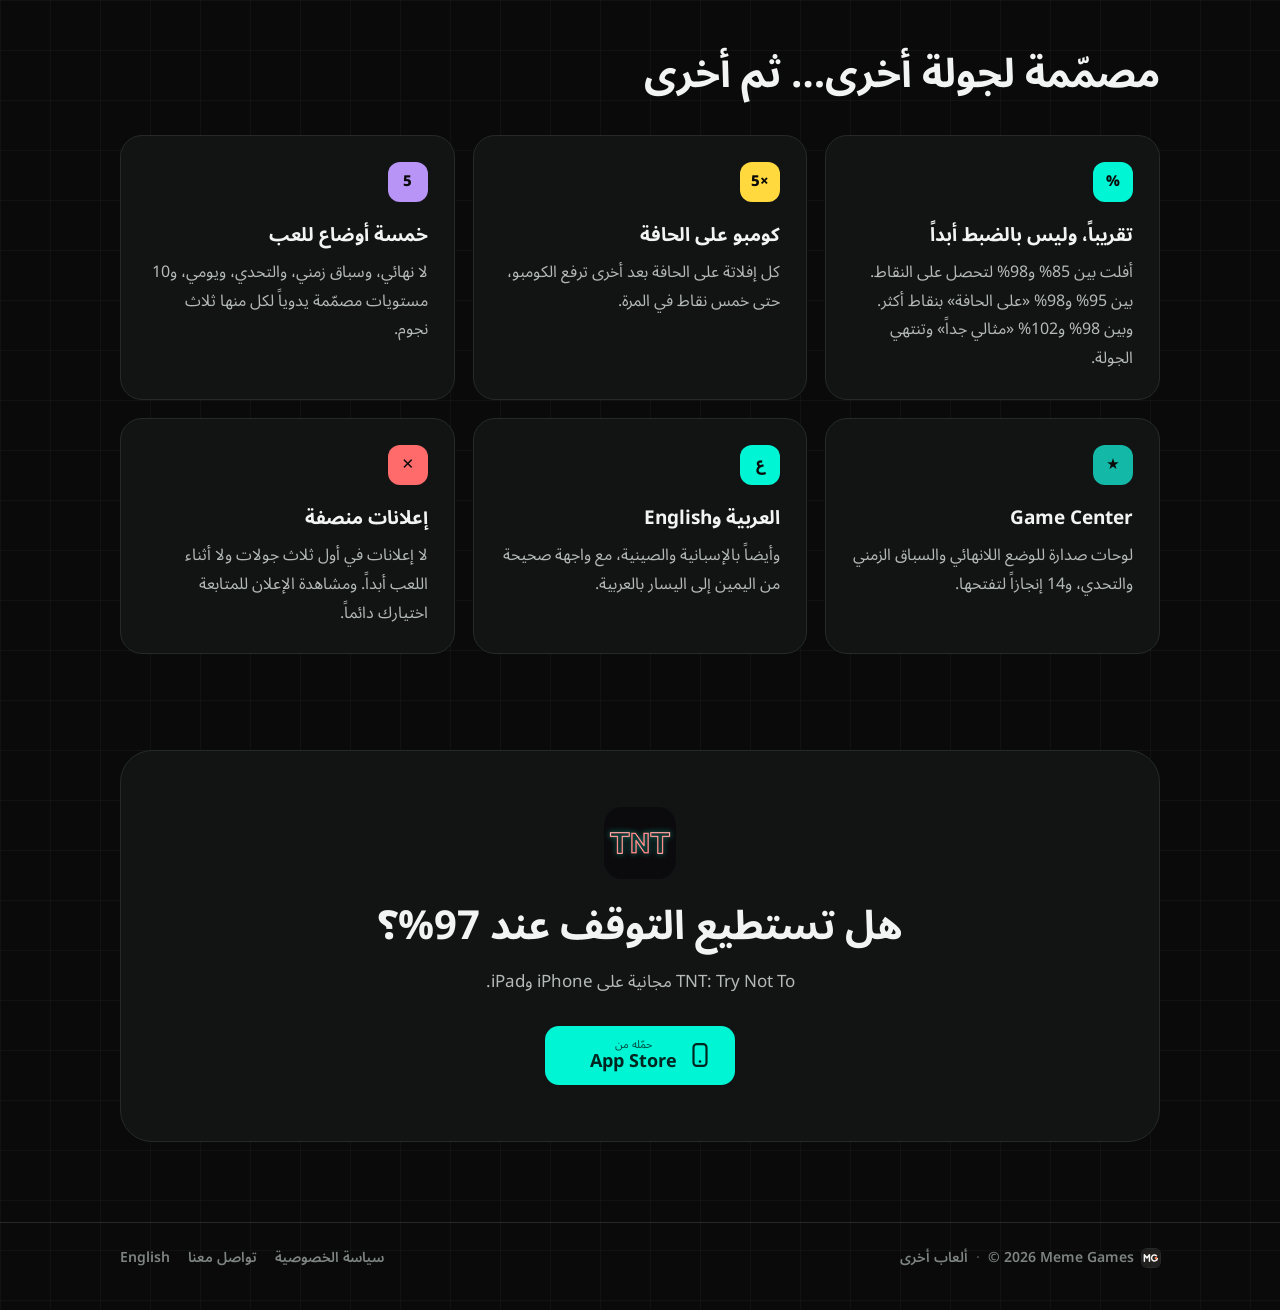
<file: tnt/ar/index.html>
<!doctype html>
<html lang="ar" dir="rtl">
<head>
<meta charset="utf-8">
<meta name="viewport" content="width=device-width, initial-scale=1">
<title>TNT: Try Not To — التقريب يفوز والمثالية تخسر</title>
<meta name="description" content="TNT: Try Not To لعبة توقيت بإصبع واحد على iPhone وiPad. اضغط مع الاستمرار لتكبير الشكل وأفلته عندما يكون مثالياً تقريباً. إذا وصلت إلى 100% تخسر.">
<meta name="theme-color" content="#0a0a0a">
<link rel="canonical" href="https://memegamesx.github.io/tnt/ar/">
<link rel="alternate" hreflang="en" href="https://memegamesx.github.io/tnt/">
<link rel="alternate" hreflang="ar" href="https://memegamesx.github.io/tnt/ar/">
<link rel="alternate" hreflang="x-default" href="https://memegamesx.github.io/tnt/">
<meta property="og:type" content="website">
<meta property="og:title" content="TNT: Try Not To — التقريب يفوز والمثالية تخسر">
<meta property="og:description" content="TNT: Try Not To لعبة توقيت بإصبع واحد على iPhone وiPad. اضغط مع الاستمرار لتكبير الشكل وأفلته عندما يكون مثالياً تقريباً. إذا وصلت إلى 100% تخسر.">
<meta property="og:image" content="https://memegamesx.github.io/tnt/assets/img/og.png">
<meta property="og:locale" content="ar_SA">
<meta name="twitter:card" content="summary_large_image">
<link rel="icon" type="image/png" href="../../tnt/assets/img/favicon-64.png">
<link rel="apple-touch-icon" href="../../tnt/assets/img/apple-touch-icon.png">
<link rel="preconnect" href="https://fonts.googleapis.com">
<link rel="preconnect" href="https://fonts.gstatic.com" crossorigin>
<link rel="stylesheet" href="https://fonts.googleapis.com/css2?family=Noto+Sans+Arabic:wght@400;600;700;800&family=Noto+Sans:wght@400;600;700&display=swap">
<link rel="stylesheet" href="../../shared/game.css">
<link rel="stylesheet" href="../../shared/footer.css">
<style>:root { --bg: #0a0a0a; --card: #121414; --ink: #f2f4f3; --ink-2: #b4bab8; --muted: #7d8482; --line: #252a29; --row: #191d1c; --accent: #00f5d4; --accent-on: #00241f; --accent-ink: #00f5d4; --c1: #00f5d4; --c2: #ffd93d; --c3: #ff6b6b; --c4: #b794f6; --c5: #14b8a6; }:root{color-scheme:dark;--shadow:0 24px 60px -24px rgba(0,245,212,.28)}body{background-image:linear-gradient(rgba(255,255,255,.03) 1px,transparent 1px),linear-gradient(90deg,rgba(255,255,255,.03) 1px,transparent 1px);background-size:50px 50px}.eyebrow{background:rgba(0,245,212,.1)}.store{background:var(--accent);color:var(--accent-on)}.nav .lang{border-color:var(--line)}.legal p,.legal li{color:var(--ink-2)}.legal strong,.legal h2,.legal h3{color:var(--ink)}.shot img{outline-color:#1c201f;background:#0a0a0a}.feature .chip{color:#0a0a0a}.feature,.cta,.summary{border:1px solid var(--line)}</style>
<link rel="stylesheet" href="../../tnt/assets/hero.css">
</head>
<body>
<header class="site-header">
  <div class="wrap">
    <a class="brand" href="../../tnt/ar/"><img src="../../tnt/assets/img/icon-512.png" alt="" width="40" height="40">TNT: Try Not To</a>
    <nav class="nav" aria-label="TNT: Try Not To">
      <a href="../../tnt/ar/privacy/">الخصوصية</a>
      <a href="mailto:meme.gamesx@outlook.com">تواصل معنا</a>
      <a class="lang" href="../../tnt/" hreflang="en" lang="en">English</a>
    </nav>
  </div>
</header>
<main>
<section class="hero" style="padding-top:24px">
  <div class="wrap">
    <div>
      <span class="eyebrow">لعبة أعصاب بإصبع واحد على iPhone وiPad</span>
      <h1>التقريب يفوز.<br>المثالية تخسر.</h1>
      <p class="lede">اضغط مع الاستمرار لتكبير الشكل، ثم أفلته قبل أن يملأ الإطار بقليل. أفلت بين 85% و98% لتحصل على النقاط. وإذا أصبته بالضبط تنتهي الجولة. جرّب العرض.</p>
      <div class="stores">
        <a class="store" href="https://apps.apple.com/us/app/tnt-try-not-to/id6758850027?pt=128506638&ct=site-tnt&mt=8" rel="noopener"><svg viewBox="0 0 24 24" aria-hidden="true"><rect x="6" y="2" width="12" height="20" rx="3" fill="none" stroke="currentColor" stroke-width="2"/><circle cx="12" cy="18" r="1.2"/></svg><span><small>حمّله من</small><strong>App Store</strong></span></a>
      </div>
      <p class="hero-note">مجانية. تعمل دون إنترنت. بالعربية والإنجليزية والإسبانية والصينية.</p>
    </div>
    <div class="tnt-demo" role="group" aria-label="تجربة قابلة للعب: اضغط مع الاستمرار لتكبير الشكل وأفلته عندما يكون مثالياً تقريباً" data-score="النقاط" data-best="الأفضل" data-start="اضغط هنا مع الاستمرار" data-hold="أفلت عندما يكون مثالياً تقريباً" data-next="اضغط مع الاستمرار للنمو" data-again="اضغط للعب مجدداً" data-almost="تقريباً!" data-close="على الحافة!" data-perfect="مثالي جداً" data-miss="خطأ" data-small="صغير جداً" data-big="كبير جداً" data-exact="مثالي جداً">
      <canvas tabindex="0" aria-label="منطقة اللعب. اضغط مع الاستمرار أو اضغط مفتاح المسافة."></canvas>
      <div class="tnt-hud" dir="ltr"><div><b class="tnt-score">0</b><span class="tnt-cap">النقاط</span></div><div class="tnt-right"><b class="tnt-best">0</b><span class="tnt-cap">الأفضل</span></div></div>
      <div class="tnt-fb" aria-live="polite"></div>
      <div class="tnt-hint"></div>
    </div>

  </div>
</section>
<section>
  <div class="wrap">
    <h2 class="section-title">قاعدة بسيطة. هامش ضيّق.</h2>
    <p class="section-sub">تُقاس كل إفلاتة بدقة عُشر بالمئة في اللحظة نفسها التي يرتفع فيها إصبعك.</p>
    <div class="shots">
      <div class="shot"><figure><img src="../../tnt/assets/img/shot-hold.webp" alt="اضغط مع الاستمرار للنمو — أفلت عندما يكون مثالياً تقريباً" width="540" height="1200" loading="lazy"><figcaption>اضغط مع الاستمرار للنمو<span>أفلت عندما يكون مثالياً تقريباً</span></figcaption></figure></div>
      <div class="shot"><figure><img src="../../tnt/assets/img/shot-perfect.webp" alt="ليس بالضبط أبداً — إذا وصلت إلى 100% تنتهي الجولة" width="540" height="1200" loading="lazy"><figcaption>ليس بالضبط أبداً<span>إذا وصلت إلى 100% تنتهي الجولة</span></figcaption></figure></div>
      <div class="shot"><figure><img src="../../tnt/assets/img/shot-close.webp" alt="الحافة تكافئك — اجمعها متتاليةً لكومبو يصل إلى +5" width="540" height="1200" loading="lazy"><figcaption>الحافة تكافئك<span>اجمعها متتاليةً لكومبو يصل إلى +5</span></figcaption></figure></div>
      <div class="shot"><figure><img src="../../tnt/assets/img/shot-levels.webp" alt="10 مستويات و30 نجمة — أشكال تتحرك وتدور وتتبدّل" width="540" height="1200" loading="lazy"><figcaption>10 مستويات و30 نجمة<span>أشكال تتحرك وتدور وتتبدّل</span></figcaption></figure></div>
    </div>
  </div>
</section>
<section>
  <div class="wrap">
    <h2 class="section-title" style="margin-bottom:32px">مصمّمة لجولة أخرى… ثم أخرى</h2>
    <div class="features">
      <div class="feature"><div class="chip" style="background:var(--c1)" aria-hidden="true">%</div><h3>تقريباً، وليس بالضبط أبداً</h3><p>أفلت بين 85% و98% لتحصل على النقاط. بين 95% و98% «على الحافة» بنقاط أكثر. وبين 98% و102% «مثالي جداً» وتنتهي الجولة.</p></div>
      <div class="feature"><div class="chip" style="background:var(--c2)" aria-hidden="true">×5</div><h3>كومبو على الحافة</h3><p>كل إفلاتة على الحافة بعد أخرى ترفع الكومبو، حتى خمس نقاط في المرة.</p></div>
      <div class="feature"><div class="chip" style="background:var(--c4)" aria-hidden="true">5</div><h3>خمسة أوضاع للعب</h3><p>لا نهائي، وسباق زمني، والتحدي، ويومي، و10 مستويات مصمّمة يدوياً لكل منها ثلاث نجوم.</p></div>
      <div class="feature"><div class="chip" style="background:var(--c5)" aria-hidden="true">★</div><h3>Game Center</h3><p>لوحات صدارة للوضع اللانهائي والسباق الزمني والتحدي، و14 إنجازاً لتفتحها.</p></div>
      <div class="feature"><div class="chip" style="background:var(--c1)" aria-hidden="true">ع</div><h3>العربية وEnglish</h3><p>وأيضاً بالإسبانية والصينية، مع واجهة صحيحة من اليمين إلى اليسار بالعربية.</p></div>
      <div class="feature"><div class="chip" style="background:var(--c3)" aria-hidden="true">✕</div><h3>إعلانات منصفة</h3><p>لا إعلانات في أول ثلاث جولات ولا أثناء اللعب أبداً. ومشاهدة الإعلان للمتابعة اختيارك دائماً.</p></div>
    </div>
  </div>
</section>
<section style="padding-top:24px">
  <div class="wrap">
    <div class="cta">
      <img src="../../tnt/assets/img/icon-512.png" alt="" width="72" height="72" style="margin:0 auto 20px;border-radius:18px">
      <h2 class="section-title">هل تستطيع التوقف عند 97%؟</h2>
      <p class="section-sub" style="margin:0 auto 28px">TNT: Try Not To مجانية على iPhone وiPad.</p>
      <div class="stores">
        <a class="store" href="https://apps.apple.com/us/app/tnt-try-not-to/id6758850027?pt=128506638&ct=site-tnt&mt=8" rel="noopener"><svg viewBox="0 0 24 24" aria-hidden="true"><rect x="6" y="2" width="12" height="20" rx="3" fill="none" stroke="currentColor" stroke-width="2"/><circle cx="12" cy="18" r="1.2"/></svg><span><small>حمّله من</small><strong>App Store</strong></span></a>
      </div>
    </div>
  </div>
</section>
</main>
<!-- og-footer --><footer class="og-footer"><div class="og-wrap"><span class="og-left"><a class="og-home" href="../../" aria-label="Meme Games"><img src="../../shared/logo.svg" alt=""></a><span dir="ltr">© 2026 Meme Games</span><span class="og-sep">·</span><a href="../../">ألعاب أخرى</a></span><nav class="og-links" aria-label="Footer"><a href="../../tnt/ar/privacy/">سياسة الخصوصية</a><a href="mailto:meme.gamesx@outlook.com">تواصل معنا</a><a href="../../tnt/" hreflang="en" lang="en">English</a></nav></div></footer><!-- /og-footer -->
<script src="../../tnt/assets/hero.js" defer></script>
</body>
</html>
</file>
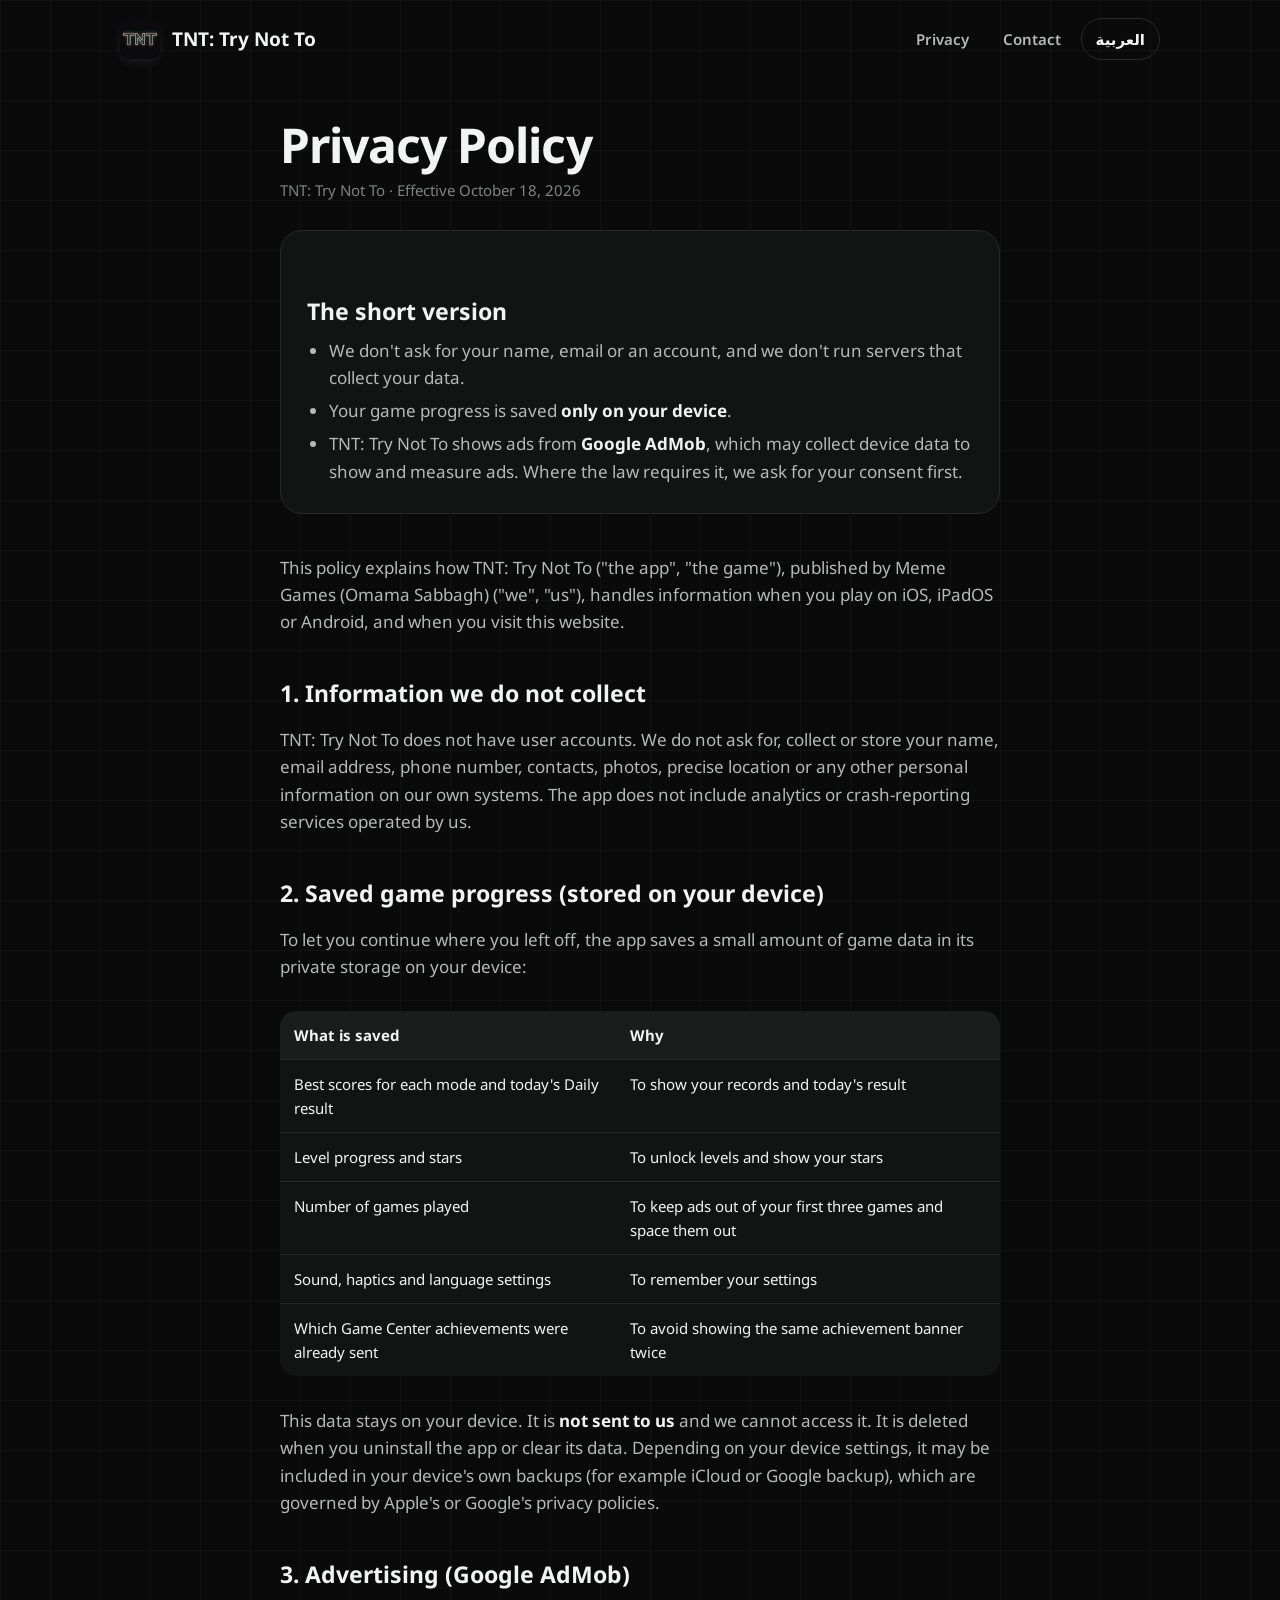
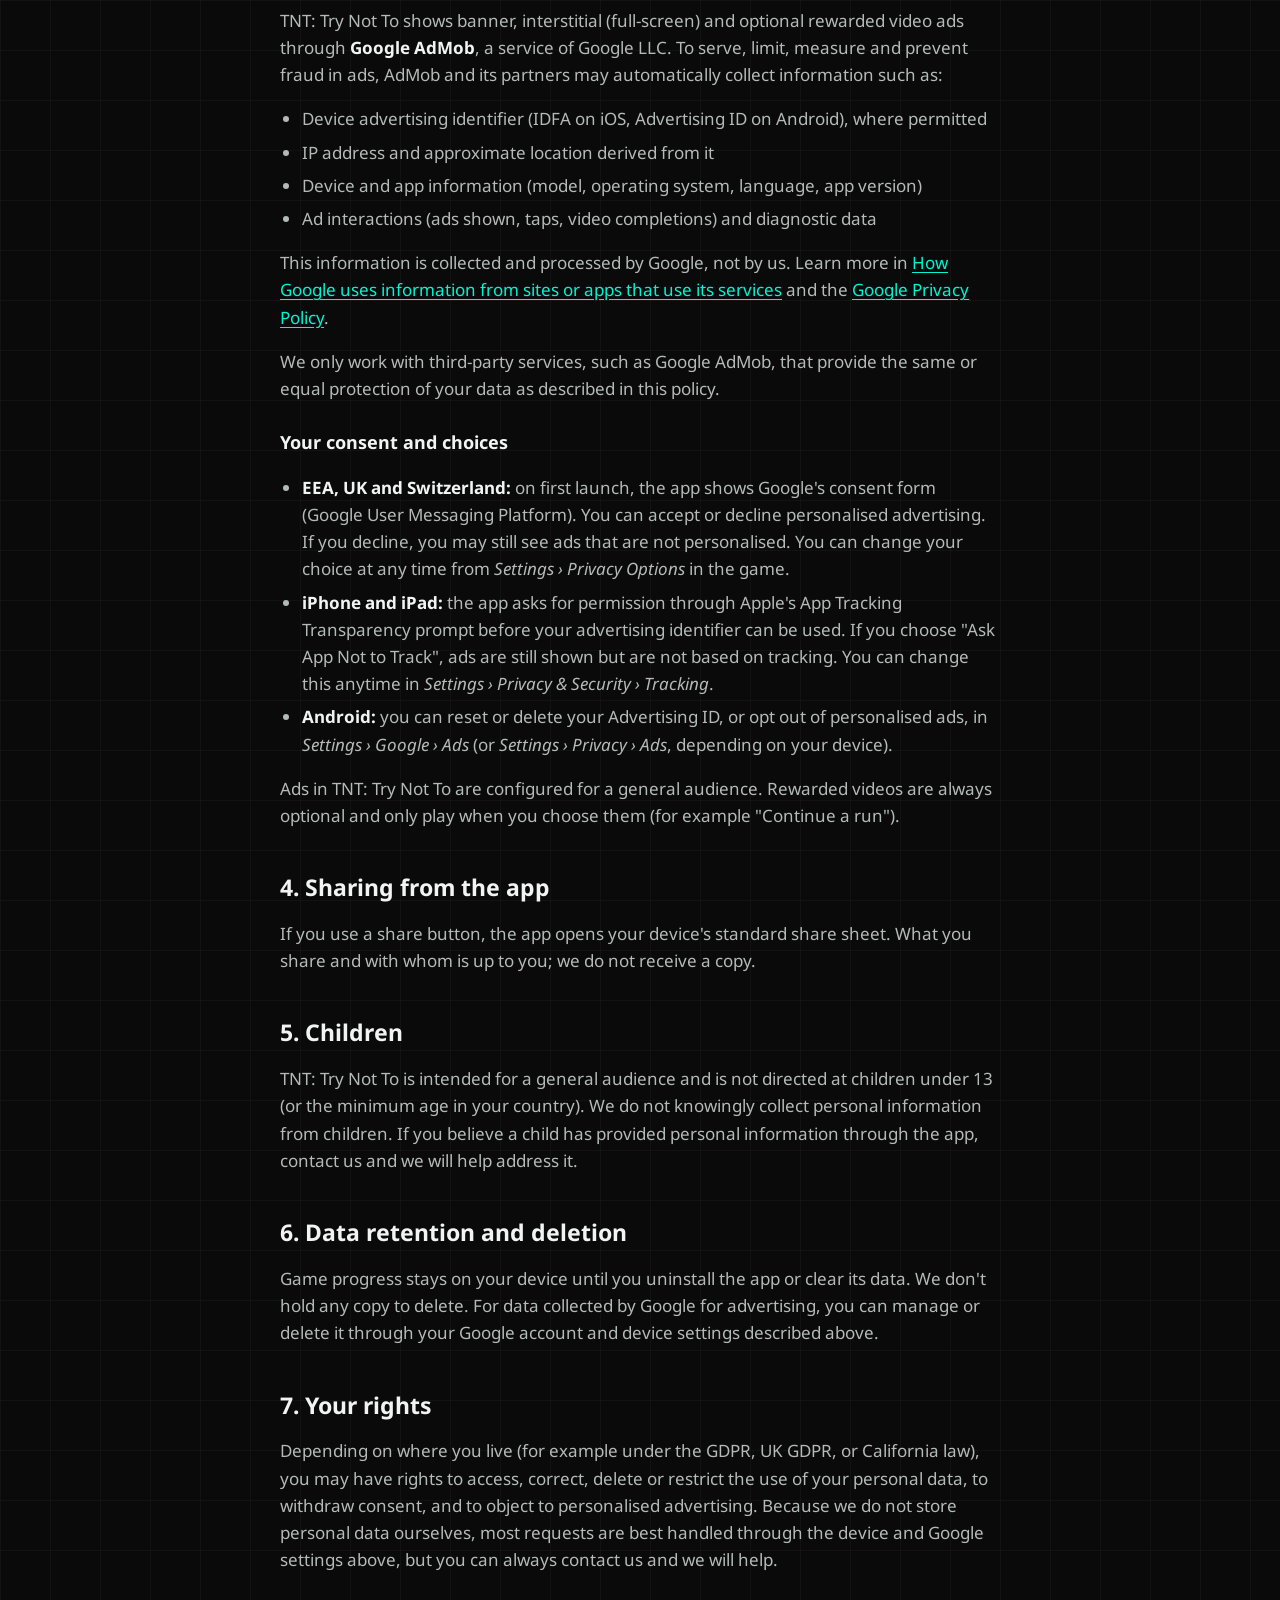
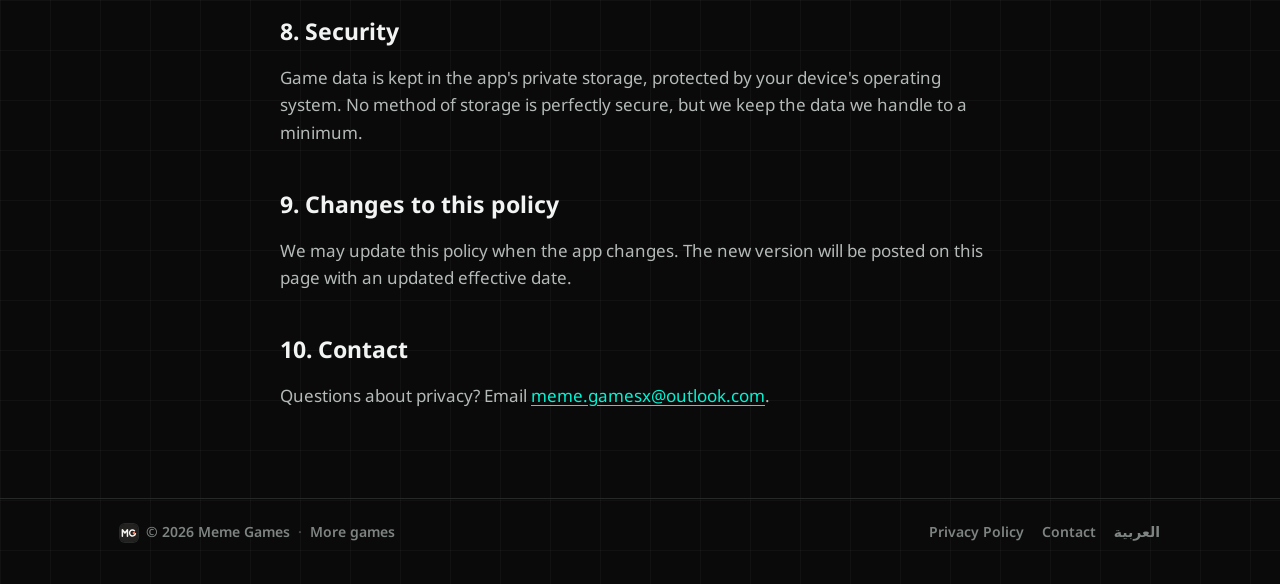
<file: tnt/privacy/index.html>
<!doctype html>
<html lang="en" dir="ltr">
<head>
<meta charset="utf-8">
<meta name="viewport" content="width=device-width, initial-scale=1">
<title>Privacy Policy — TNT: Try Not To</title>
<meta name="description" content="How TNT: Try Not To handles saved game progress, ads and in-app purchases.">
<meta name="theme-color" content="#0a0a0a">
<link rel="canonical" href="https://memegamesx.github.io/tnt/privacy/">
<link rel="alternate" hreflang="en" href="https://memegamesx.github.io/tnt/privacy/">
<link rel="alternate" hreflang="ar" href="https://memegamesx.github.io/tnt/ar/privacy/">
<link rel="alternate" hreflang="x-default" href="https://memegamesx.github.io/tnt/privacy/">
<meta property="og:type" content="website">
<meta property="og:title" content="Privacy Policy — TNT: Try Not To">
<meta property="og:description" content="How TNT: Try Not To handles saved game progress, ads and in-app purchases.">
<meta property="og:image" content="https://memegamesx.github.io/tnt/assets/img/og.png">
<meta property="og:locale" content="en_US">
<meta name="twitter:card" content="summary_large_image">
<link rel="icon" type="image/png" href="../../tnt/assets/img/favicon-64.png">
<link rel="apple-touch-icon" href="../../tnt/assets/img/apple-touch-icon.png">
<link rel="preconnect" href="https://fonts.googleapis.com">
<link rel="preconnect" href="https://fonts.gstatic.com" crossorigin>
<link rel="stylesheet" href="https://fonts.googleapis.com/css2?family=Noto+Sans:wght@400;600;700;800&display=swap">
<link rel="stylesheet" href="../../shared/game.css">
<link rel="stylesheet" href="../../shared/footer.css">
<style>:root { --bg: #0a0a0a; --card: #121414; --ink: #f2f4f3; --ink-2: #b4bab8; --muted: #7d8482; --line: #252a29; --row: #191d1c; --accent: #00f5d4; --accent-on: #00241f; --accent-ink: #00f5d4; --c1: #00f5d4; --c2: #ffd93d; --c3: #ff6b6b; --c4: #b794f6; --c5: #14b8a6; }:root{color-scheme:dark;--shadow:0 24px 60px -24px rgba(0,245,212,.28)}body{background-image:linear-gradient(rgba(255,255,255,.03) 1px,transparent 1px),linear-gradient(90deg,rgba(255,255,255,.03) 1px,transparent 1px);background-size:50px 50px}.eyebrow{background:rgba(0,245,212,.1)}.store{background:var(--accent);color:var(--accent-on)}.nav .lang{border-color:var(--line)}.legal p,.legal li{color:var(--ink-2)}.legal strong,.legal h2,.legal h3{color:var(--ink)}.shot img{outline-color:#1c201f;background:#0a0a0a}.feature .chip{color:#0a0a0a}.feature,.cta,.summary{border:1px solid var(--line)}</style>
</head>
<body>
<header class="site-header">
  <div class="wrap">
    <a class="brand" href="../../tnt/"><img src="../../tnt/assets/img/icon-512.png" alt="" width="40" height="40">TNT: Try Not To</a>
    <nav class="nav" aria-label="TNT: Try Not To">
      <a href="../../tnt/privacy/">Privacy</a>
      <a href="mailto:meme.gamesx@outlook.com">Contact</a>
      <a class="lang" href="../../tnt/ar/privacy/" hreflang="ar" lang="ar">العربية</a>
    </nav>
  </div>
</header>
<main>
<section class="legal" style="padding-top:24px">
<div class="wrap">
<h1>Privacy Policy</h1>
<p class="meta">TNT: Try Not To · Effective October 18, 2026</p>
<div class="summary">
  <h2>The short version</h2>
  <ul><li>We don't ask for your name, email or an account, and we don't run servers that collect your data.</li><li>Your game progress is saved <strong>only on your device</strong>.</li><li>TNT: Try Not To shows ads from <strong>Google AdMob</strong>, which may collect device data to show and measure ads. Where the law requires it, we ask for your consent first.</li></ul>
</div>
<p>This policy explains how TNT: Try Not To ("the app", "the game"), published by Meme Games (Omama Sabbagh) ("we", "us"), handles information when you play on iOS, iPadOS or Android, and when you visit this website.</p>
<h2>1. Information we do not collect</h2>
<p>TNT: Try Not To does not have user accounts. We do not ask for, collect or store your name, email address, phone number, contacts, photos, precise location or any other personal information on our own systems. The app does not include analytics or crash-reporting services operated by us.</p>
<h2>2. Saved game progress (stored on your device)</h2>
<p>To let you continue where you left off, the app saves a small amount of game data in its private storage on your device:</p>
<div class="table-scroll"><table>
  <tr><th>What is saved</th><th>Why</th></tr>
  <tr><td>Best scores for each mode and today&#x27;s Daily result</td><td>To show your records and today&#x27;s result</td></tr>
  <tr><td>Level progress and stars</td><td>To unlock levels and show your stars</td></tr>
  <tr><td>Number of games played</td><td>To keep ads out of your first three games and space them out</td></tr>
  <tr><td>Sound, haptics and language settings</td><td>To remember your settings</td></tr>
  <tr><td>Which Game Center achievements were already sent</td><td>To avoid showing the same achievement banner twice</td></tr>
</table></div>
<p>This data stays on your device. It is <strong>not sent to us</strong> and we cannot access it. It is deleted when you uninstall the app or clear its data. Depending on your device settings, it may be included in your device's own backups (for example iCloud or Google backup), which are governed by Apple's or Google's privacy policies.</p>
<h2>3. Advertising (Google AdMob)</h2>
<p>TNT: Try Not To shows banner, interstitial (full-screen) and optional rewarded video ads through <strong>Google AdMob</strong>, a service of Google LLC. To serve, limit, measure and prevent fraud in ads, AdMob and its partners may automatically collect information such as:</p>
<ul>
  <li>Device advertising identifier (IDFA on iOS, Advertising ID on Android), where permitted</li>
  <li>IP address and approximate location derived from it</li>
  <li>Device and app information (model, operating system, language, app version)</li>
  <li>Ad interactions (ads shown, taps, video completions) and diagnostic data</li>
</ul>
<p>This information is collected and processed by Google, not by us. Learn more in <a href="https://policies.google.com/technologies/partner-sites" rel="noopener">How Google uses information from sites or apps that use its services</a> and the <a href="https://policies.google.com/privacy" rel="noopener">Google Privacy Policy</a>.</p>
<p>We only work with third-party services, such as Google AdMob, that provide the same or equal protection of your data as described in this policy.</p>
<h3>Your consent and choices</h3>
<ul>
  <li><strong>EEA, UK and Switzerland:</strong> on first launch, the app shows Google's consent form (Google User Messaging Platform). You can accept or decline personalised advertising. If you decline, you may still see ads that are not personalised. You can change your choice at any time from <em>Settings › Privacy Options</em> in the game.</li>
  <li><strong>iPhone and iPad:</strong> the app asks for permission through Apple's App Tracking Transparency prompt before your advertising identifier can be used. If you choose "Ask App Not to Track", ads are still shown but are not based on tracking. You can change this anytime in <em>Settings › Privacy &amp; Security › Tracking</em>.</li>
  <li><strong>Android:</strong> you can reset or delete your Advertising ID, or opt out of personalised ads, in <em>Settings › Google › Ads</em> (or <em>Settings › Privacy › Ads</em>, depending on your device).</li>
</ul>
<p>Ads in TNT: Try Not To are configured for a general audience. Rewarded videos are always optional and only play when you choose them (for example "Continue a run").</p>

<h2>4. Sharing from the app</h2>
<p>If you use a share button, the app opens your device's standard share sheet. What you share and with whom is up to you; we do not receive a copy.</p>
<h2>5. Children</h2>
<p>TNT: Try Not To is intended for a general audience and is not directed at children under 13 (or the minimum age in your country). We do not knowingly collect personal information from children. If you believe a child has provided personal information through the app, contact us and we will help address it.</p>
<h2>6. Data retention and deletion</h2>
<p>Game progress stays on your device until you uninstall the app or clear its data. We don't hold any copy to delete. For data collected by Google for advertising, you can manage or delete it through your Google account and device settings described above.</p>
<h2>7. Your rights</h2>
<p>Depending on where you live (for example under the GDPR, UK GDPR, or California law), you may have rights to access, correct, delete or restrict the use of your personal data, to withdraw consent, and to object to personalised advertising. Because we do not store personal data ourselves, most requests are best handled through the device and Google settings above, but you can always contact us and we will help.</p>
<h2>8. Security</h2>
<p>Game data is kept in the app's private storage, protected by your device's operating system. No method of storage is perfectly secure, but we keep the data we handle to a minimum.</p>
<h2>9. Changes to this policy</h2>
<p>We may update this policy when the app changes. The new version will be posted on this page with an updated effective date.</p>
<h2>10. Contact</h2>
<p>Questions about privacy? Email <a href="mailto:meme.gamesx@outlook.com">meme.gamesx@outlook.com</a>.</p>
</div>
</section>
</main>
<!-- og-footer --><footer class="og-footer"><div class="og-wrap"><span class="og-left"><a class="og-home" href="../../" aria-label="Meme Games"><img src="../../shared/logo.svg" alt=""></a><span dir="ltr">© 2026 Meme Games</span><span class="og-sep">·</span><a href="../../">More games</a></span><nav class="og-links" aria-label="Footer"><a href="../../tnt/privacy/">Privacy Policy</a><a href="mailto:meme.gamesx@outlook.com">Contact</a><a href="../../tnt/ar/privacy/" hreflang="ar" lang="ar">العربية</a></nav></div></footer><!-- /og-footer -->

</body>
</html>
</file>
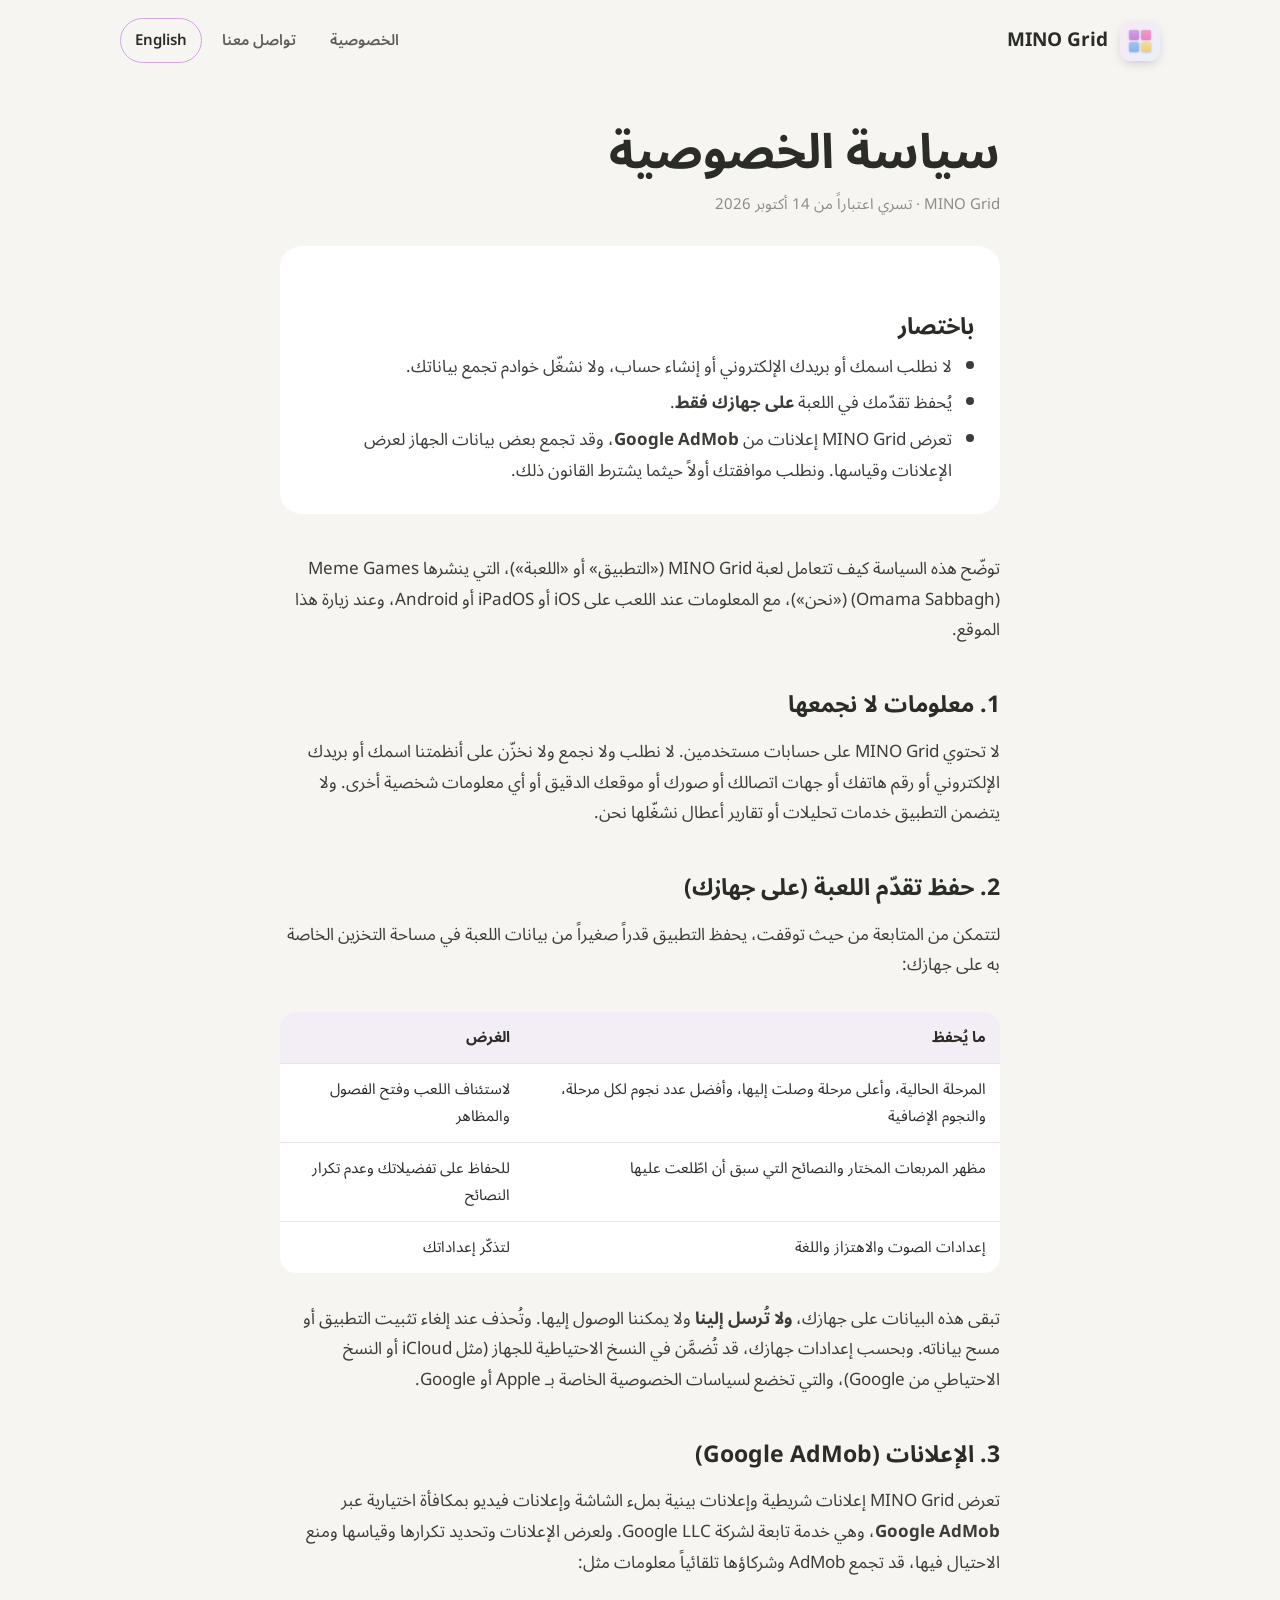
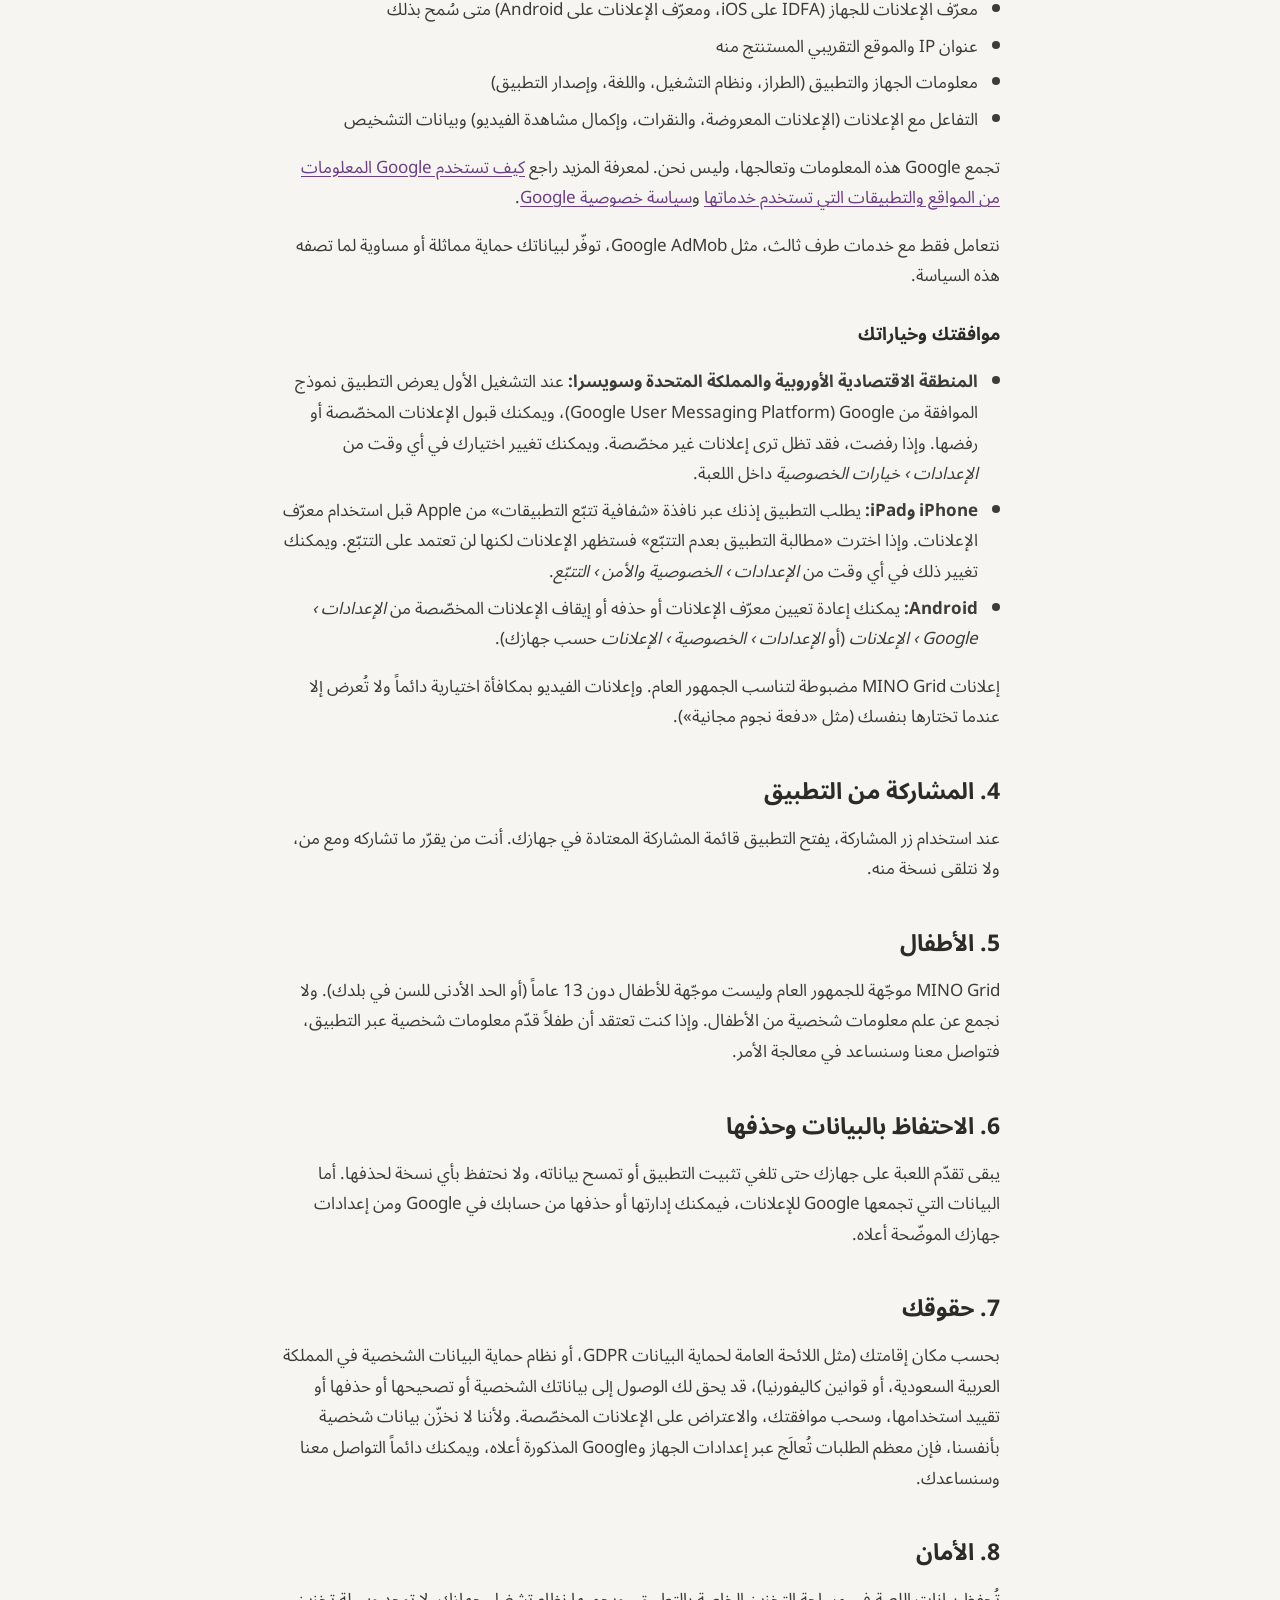
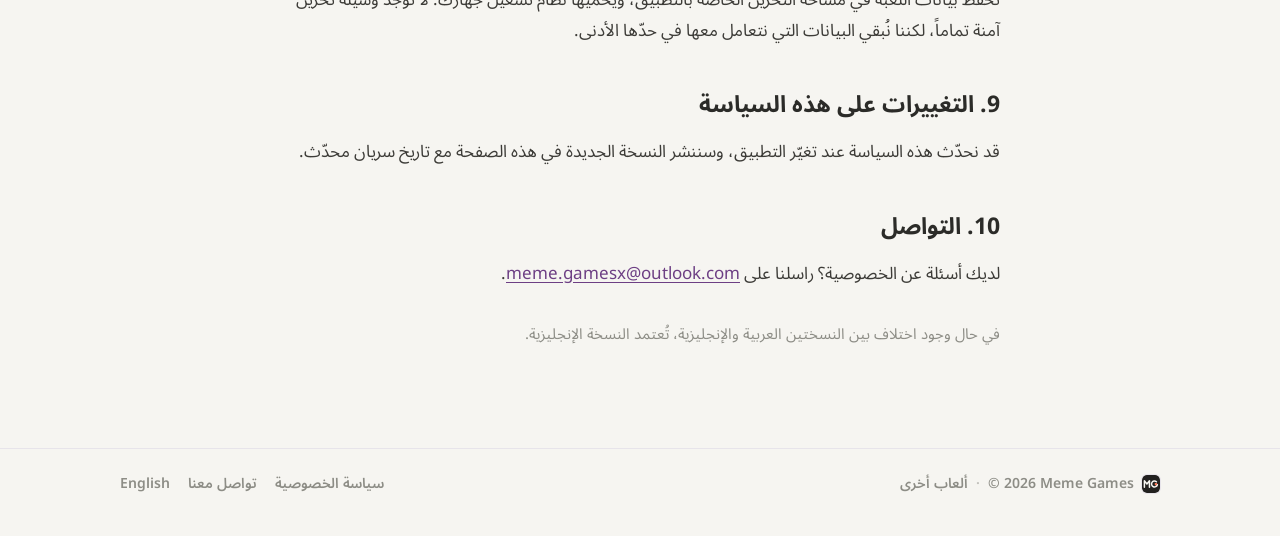
<file: mino-grid/ar/privacy/index.html>
<!doctype html>
<html lang="ar" dir="rtl">
<head>
<meta charset="utf-8">
<meta name="viewport" content="width=device-width, initial-scale=1">
<title>سياسة الخصوصية — MINO Grid</title>
<meta name="description" content="كيف تتعامل MINO Grid مع حفظ تقدّم اللعبة والإعلانات وعمليات الشراء.">
<meta name="theme-color" content="#f6f5f1">
<link rel="canonical" href="https://memegamesx.github.io/mino-grid/ar/privacy/">
<link rel="alternate" hreflang="en" href="https://memegamesx.github.io/mino-grid/privacy/">
<link rel="alternate" hreflang="ar" href="https://memegamesx.github.io/mino-grid/ar/privacy/">
<link rel="alternate" hreflang="x-default" href="https://memegamesx.github.io/mino-grid/privacy/">
<meta property="og:type" content="website">
<meta property="og:title" content="سياسة الخصوصية — MINO Grid">
<meta property="og:description" content="كيف تتعامل MINO Grid مع حفظ تقدّم اللعبة والإعلانات وعمليات الشراء.">
<meta property="og:image" content="https://memegamesx.github.io/mino-grid/assets/img/og.png">
<meta property="og:locale" content="ar_SA">
<meta name="twitter:card" content="summary_large_image">
<link rel="icon" type="image/png" href="../../../mino-grid/assets/img/favicon-64.png">
<link rel="apple-touch-icon" href="../../../mino-grid/assets/img/apple-touch-icon.png">
<link rel="preconnect" href="https://fonts.googleapis.com">
<link rel="preconnect" href="https://fonts.gstatic.com" crossorigin>
<link rel="stylesheet" href="https://fonts.googleapis.com/css2?family=Noto+Sans+Arabic:wght@400;600;700;800&family=Noto+Sans:wght@400;600;700&display=swap">
<link rel="stylesheet" href="../../../shared/game.css">
<link rel="stylesheet" href="../../../shared/footer.css">
<style>:root { --bg: #f6f5f1; --card: #ffffff; --ink: #2b2b28; --ink-2: #5f5e58; --muted: #8d8d86; --line: #e7e4ea; --row: #f3eef5; --accent: #d6a2e8; --accent-on: #3a2147; --accent-ink: #6d3f84; --c1: #d6a2e8; --c2: #f3a0d3; --c3: #a9cef4; --c4: #f7e5a9; --c5: #a8e3c5; }</style>
</head>
<body>
<header class="site-header">
  <div class="wrap">
    <a class="brand" href="../../../mino-grid/ar/"><img src="../../../mino-grid/assets/img/icon-512.png" alt="" width="40" height="40">MINO Grid</a>
    <nav class="nav" aria-label="MINO Grid">
      <a href="../../../mino-grid/ar/privacy/">الخصوصية</a>
      <a href="mailto:meme.gamesx@outlook.com">تواصل معنا</a>
      <a class="lang" href="../../../mino-grid/privacy/" hreflang="en" lang="en">English</a>
    </nav>
  </div>
</header>
<main>
<section class="legal" style="padding-top:24px">
<div class="wrap">
<h1>سياسة الخصوصية</h1>
<p class="meta">MINO Grid · تسري اعتباراً من 14 أكتوبر 2026</p>
<div class="summary">
  <h2>باختصار</h2>
  <ul><li>لا نطلب اسمك أو بريدك الإلكتروني أو إنشاء حساب، ولا نشغّل خوادم تجمع بياناتك.</li><li>يُحفظ تقدّمك في اللعبة <strong>على جهازك فقط</strong>.</li><li>تعرض MINO Grid إعلانات من <strong>Google AdMob</strong>، وقد تجمع بعض بيانات الجهاز لعرض الإعلانات وقياسها. ونطلب موافقتك أولاً حيثما يشترط القانون ذلك.</li></ul>
</div>
<p>توضّح هذه السياسة كيف تتعامل لعبة MINO Grid ‏(«التطبيق» أو «اللعبة»)، التي ينشرها Meme Games ‏(Omama Sabbagh) ‏(«نحن»)، مع المعلومات عند اللعب على iOS أو iPadOS أو Android، وعند زيارة هذا الموقع.</p>
<h2>1. معلومات لا نجمعها</h2>
<p>لا تحتوي MINO Grid على حسابات مستخدمين. لا نطلب ولا نجمع ولا نخزّن على أنظمتنا اسمك أو بريدك الإلكتروني أو رقم هاتفك أو جهات اتصالك أو صورك أو موقعك الدقيق أو أي معلومات شخصية أخرى. ولا يتضمن التطبيق خدمات تحليلات أو تقارير أعطال نشغّلها نحن.</p>
<h2>2. حفظ تقدّم اللعبة (على جهازك)</h2>
<p>لتتمكن من المتابعة من حيث توقفت، يحفظ التطبيق قدراً صغيراً من بيانات اللعبة في مساحة التخزين الخاصة به على جهازك:</p>
<div class="table-scroll"><table>
  <tr><th>ما يُحفظ</th><th>الغرض</th></tr>
  <tr><td>المرحلة الحالية، وأعلى مرحلة وصلت إليها، وأفضل عدد نجوم لكل مرحلة، والنجوم الإضافية</td><td>لاستئناف اللعب وفتح الفصول والمظاهر</td></tr>
  <tr><td>مظهر المربعات المختار والنصائح التي سبق أن اطّلعت عليها</td><td>للحفاظ على تفضيلاتك وعدم تكرار النصائح</td></tr>
  <tr><td>إعدادات الصوت والاهتزاز واللغة</td><td>لتذكّر إعداداتك</td></tr>
</table></div>
<p>تبقى هذه البيانات على جهازك، <strong>ولا تُرسل إلينا</strong> ولا يمكننا الوصول إليها. وتُحذف عند إلغاء تثبيت التطبيق أو مسح بياناته. وبحسب إعدادات جهازك، قد تُضمَّن في النسخ الاحتياطية للجهاز (مثل iCloud أو النسخ الاحتياطي من Google)، والتي تخضع لسياسات الخصوصية الخاصة بـ Apple أو Google.</p>
<h2>3. الإعلانات (Google AdMob)</h2>
<p>تعرض MINO Grid إعلانات شريطية وإعلانات بينية بملء الشاشة وإعلانات فيديو بمكافأة اختيارية عبر <strong>Google AdMob</strong>، وهي خدمة تابعة لشركة Google LLC. ولعرض الإعلانات وتحديد تكرارها وقياسها ومنع الاحتيال فيها، قد تجمع AdMob وشركاؤها تلقائياً معلومات مثل:</p>
<ul>
  <li>معرّف الإعلانات للجهاز (IDFA على iOS، ومعرّف الإعلانات على Android) متى سُمح بذلك</li>
  <li>عنوان IP والموقع التقريبي المستنتج منه</li>
  <li>معلومات الجهاز والتطبيق (الطراز، ونظام التشغيل، واللغة، وإصدار التطبيق)</li>
  <li>التفاعل مع الإعلانات (الإعلانات المعروضة، والنقرات، وإكمال مشاهدة الفيديو) وبيانات التشخيص</li>
</ul>
<p>تجمع Google هذه المعلومات وتعالجها، وليس نحن. لمعرفة المزيد راجع <a href="https://policies.google.com/technologies/partner-sites?hl=ar" rel="noopener">كيف تستخدم Google المعلومات من المواقع والتطبيقات التي تستخدم خدماتها</a> و<a href="https://policies.google.com/privacy?hl=ar" rel="noopener">سياسة خصوصية Google</a>.</p>
<p>نتعامل فقط مع خدمات طرف ثالث، مثل Google AdMob، توفّر لبياناتك حماية مماثلة أو مساوية لما تصفه هذه السياسة.</p>
<h3>موافقتك وخياراتك</h3>
<ul>
  <li><strong>المنطقة الاقتصادية الأوروبية والمملكة المتحدة وسويسرا:</strong> عند التشغيل الأول يعرض التطبيق نموذج الموافقة من Google ‏(Google User Messaging Platform)، ويمكنك قبول الإعلانات المخصّصة أو رفضها. وإذا رفضت، فقد تظل ترى إعلانات غير مخصّصة. ويمكنك تغيير اختيارك في أي وقت من <em>الإعدادات › خيارات الخصوصية</em> داخل اللعبة.</li>
  <li><strong>iPhone وiPad:</strong> يطلب التطبيق إذنك عبر نافذة «شفافية تتبّع التطبيقات» من Apple قبل استخدام معرّف الإعلانات. وإذا اخترت «مطالبة التطبيق بعدم التتبّع» فستظهر الإعلانات لكنها لن تعتمد على التتبّع. ويمكنك تغيير ذلك في أي وقت من <em>الإعدادات › الخصوصية والأمن › التتبّع</em>.</li>
  <li><strong>Android:</strong> يمكنك إعادة تعيين معرّف الإعلانات أو حذفه أو إيقاف الإعلانات المخصّصة من <em>الإعدادات › Google › الإعلانات</em> (أو <em>الإعدادات › الخصوصية › الإعلانات</em> حسب جهازك).</li>
</ul>
<p>إعلانات MINO Grid مضبوطة لتناسب الجمهور العام. وإعلانات الفيديو بمكافأة اختيارية دائماً ولا تُعرض إلا عندما تختارها بنفسك (مثل «دفعة نجوم مجانية»).</p>

<h2>4. المشاركة من التطبيق</h2>
<p>عند استخدام زر المشاركة، يفتح التطبيق قائمة المشاركة المعتادة في جهازك. أنت من يقرّر ما تشاركه ومع من، ولا نتلقى نسخة منه.</p>
<h2>5. الأطفال</h2>
<p>MINO Grid موجّهة للجمهور العام وليست موجّهة للأطفال دون 13 عاماً (أو الحد الأدنى للسن في بلدك). ولا نجمع عن علم معلومات شخصية من الأطفال. وإذا كنت تعتقد أن طفلاً قدّم معلومات شخصية عبر التطبيق، فتواصل معنا وسنساعد في معالجة الأمر.</p>
<h2>6. الاحتفاظ بالبيانات وحذفها</h2>
<p>يبقى تقدّم اللعبة على جهازك حتى تلغي تثبيت التطبيق أو تمسح بياناته، ولا نحتفظ بأي نسخة لحذفها. أما البيانات التي تجمعها Google للإعلانات، فيمكنك إدارتها أو حذفها من حسابك في Google ومن إعدادات جهازك الموضّحة أعلاه.</p>
<h2>7. حقوقك</h2>
<p>بحسب مكان إقامتك (مثل اللائحة العامة لحماية البيانات GDPR، أو نظام حماية البيانات الشخصية في المملكة العربية السعودية، أو قوانين كاليفورنيا)، قد يحق لك الوصول إلى بياناتك الشخصية أو تصحيحها أو حذفها أو تقييد استخدامها، وسحب موافقتك، والاعتراض على الإعلانات المخصّصة. ولأننا لا نخزّن بيانات شخصية بأنفسنا، فإن معظم الطلبات تُعالَج عبر إعدادات الجهاز وGoogle المذكورة أعلاه، ويمكنك دائماً التواصل معنا وسنساعدك.</p>
<h2>8. الأمان</h2>
<p>تُحفظ بيانات اللعبة في مساحة التخزين الخاصة بالتطبيق، ويحميها نظام تشغيل جهازك. لا توجد وسيلة تخزين آمنة تماماً، لكننا نُبقي البيانات التي نتعامل معها في حدّها الأدنى.</p>
<h2>9. التغييرات على هذه السياسة</h2>
<p>قد نحدّث هذه السياسة عند تغيّر التطبيق، وسننشر النسخة الجديدة في هذه الصفحة مع تاريخ سريان محدّث.</p>
<h2>10. التواصل</h2>
<p>لديك أسئلة عن الخصوصية؟ راسلنا على <a href="mailto:meme.gamesx@outlook.com" dir="ltr">meme.gamesx@outlook.com</a>.</p>
<p class="meta" style="margin-top:32px">في حال وجود اختلاف بين النسختين العربية والإنجليزية، تُعتمد النسخة الإنجليزية.</p>
</div>
</section>
</main>
<!-- og-footer --><footer class="og-footer"><div class="og-wrap"><span class="og-left"><a class="og-home" href="../../../" aria-label="Meme Games"><img src="../../../shared/logo.svg" alt=""></a><span dir="ltr">© 2026 Meme Games</span><span class="og-sep">·</span><a href="../../../">ألعاب أخرى</a></span><nav class="og-links" aria-label="Footer"><a href="../../../mino-grid/ar/privacy/">سياسة الخصوصية</a><a href="mailto:meme.gamesx@outlook.com">تواصل معنا</a><a href="../../../mino-grid/privacy/" hreflang="en" lang="en">English</a></nav></div></footer><!-- /og-footer -->

</body>
</html>
</file>
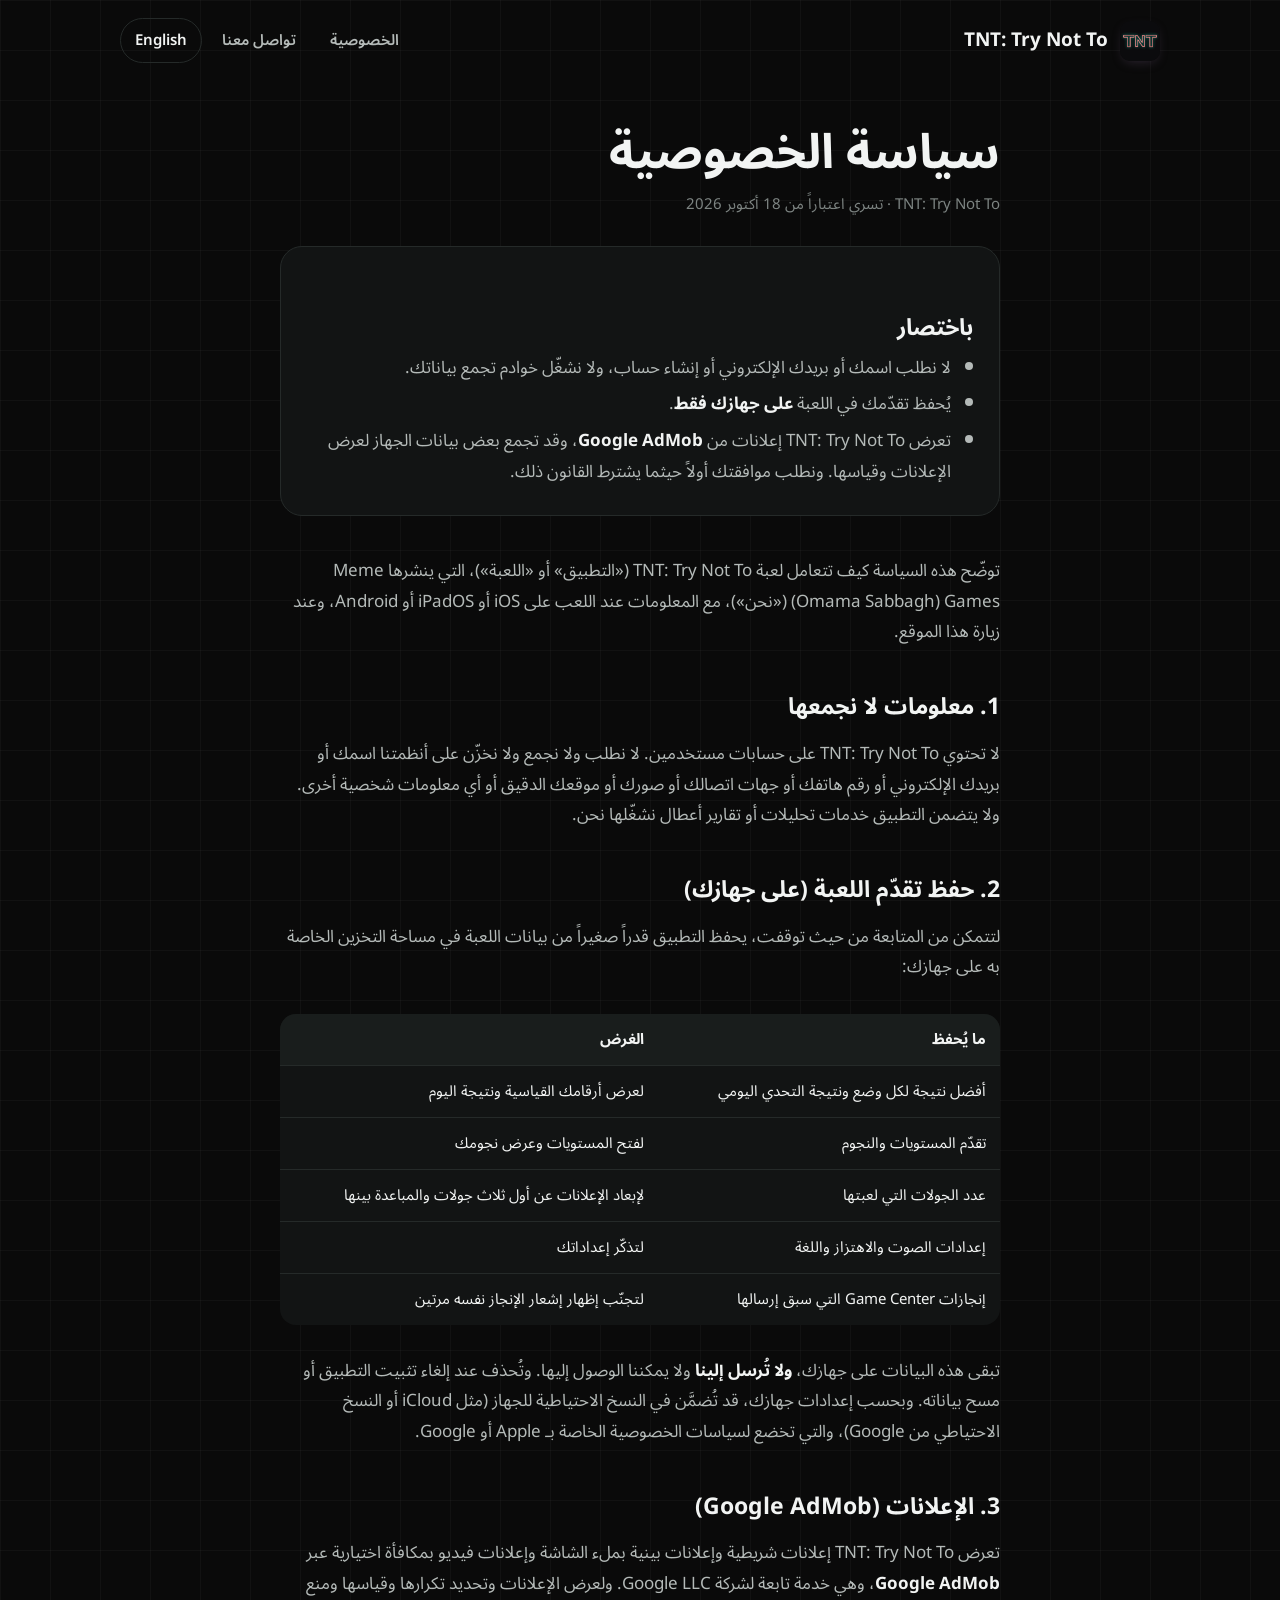
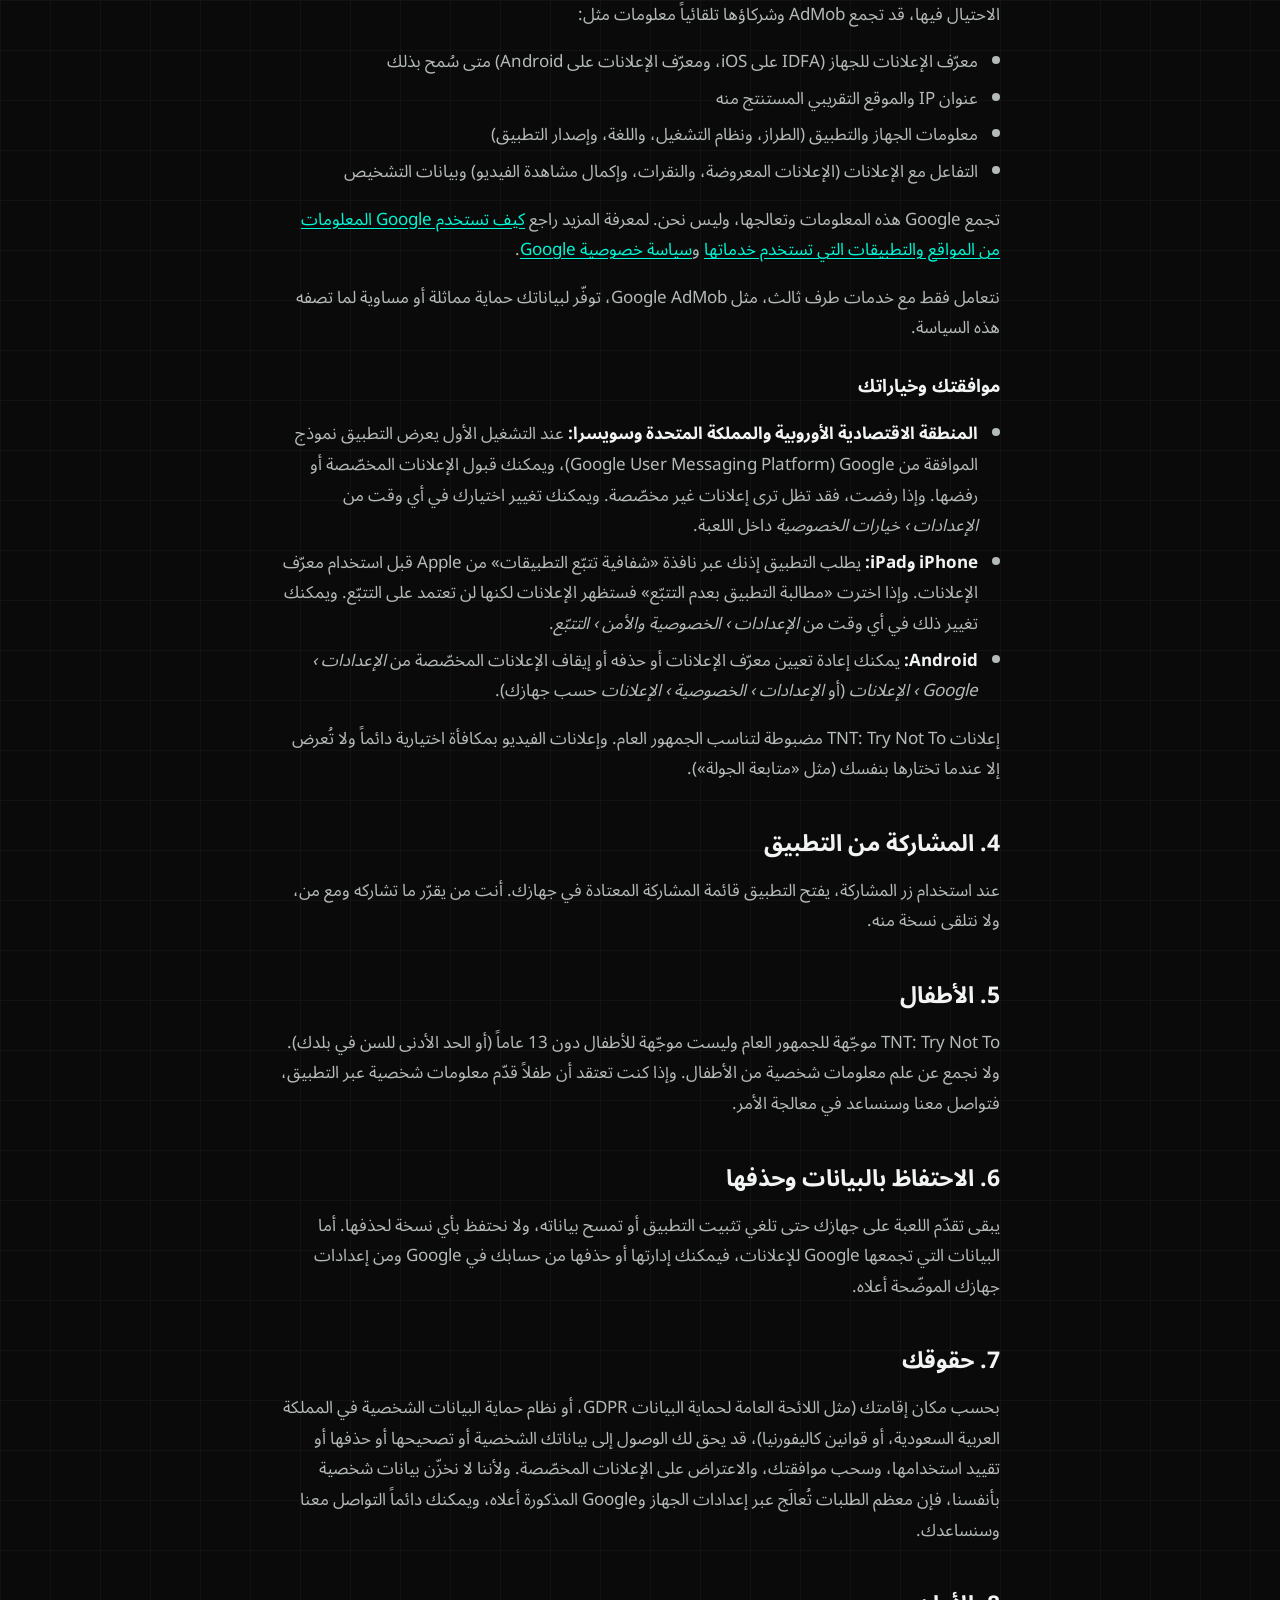
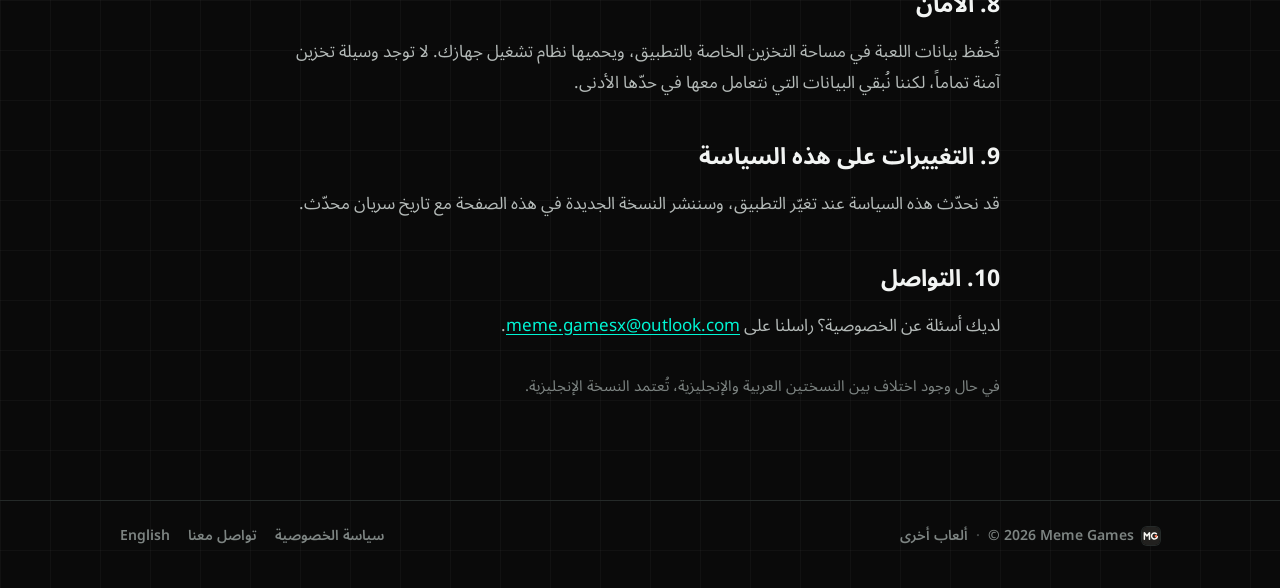
<file: tnt/ar/privacy/index.html>
<!doctype html>
<html lang="ar" dir="rtl">
<head>
<meta charset="utf-8">
<meta name="viewport" content="width=device-width, initial-scale=1">
<title>سياسة الخصوصية — TNT: Try Not To</title>
<meta name="description" content="كيف تتعامل TNT: Try Not To مع حفظ تقدّم اللعبة والإعلانات وعمليات الشراء.">
<meta name="theme-color" content="#0a0a0a">
<link rel="canonical" href="https://memegamesx.github.io/tnt/ar/privacy/">
<link rel="alternate" hreflang="en" href="https://memegamesx.github.io/tnt/privacy/">
<link rel="alternate" hreflang="ar" href="https://memegamesx.github.io/tnt/ar/privacy/">
<link rel="alternate" hreflang="x-default" href="https://memegamesx.github.io/tnt/privacy/">
<meta property="og:type" content="website">
<meta property="og:title" content="سياسة الخصوصية — TNT: Try Not To">
<meta property="og:description" content="كيف تتعامل TNT: Try Not To مع حفظ تقدّم اللعبة والإعلانات وعمليات الشراء.">
<meta property="og:image" content="https://memegamesx.github.io/tnt/assets/img/og.png">
<meta property="og:locale" content="ar_SA">
<meta name="twitter:card" content="summary_large_image">
<link rel="icon" type="image/png" href="../../../tnt/assets/img/favicon-64.png">
<link rel="apple-touch-icon" href="../../../tnt/assets/img/apple-touch-icon.png">
<link rel="preconnect" href="https://fonts.googleapis.com">
<link rel="preconnect" href="https://fonts.gstatic.com" crossorigin>
<link rel="stylesheet" href="https://fonts.googleapis.com/css2?family=Noto+Sans+Arabic:wght@400;600;700;800&family=Noto+Sans:wght@400;600;700&display=swap">
<link rel="stylesheet" href="../../../shared/game.css">
<link rel="stylesheet" href="../../../shared/footer.css">
<style>:root { --bg: #0a0a0a; --card: #121414; --ink: #f2f4f3; --ink-2: #b4bab8; --muted: #7d8482; --line: #252a29; --row: #191d1c; --accent: #00f5d4; --accent-on: #00241f; --accent-ink: #00f5d4; --c1: #00f5d4; --c2: #ffd93d; --c3: #ff6b6b; --c4: #b794f6; --c5: #14b8a6; }:root{color-scheme:dark;--shadow:0 24px 60px -24px rgba(0,245,212,.28)}body{background-image:linear-gradient(rgba(255,255,255,.03) 1px,transparent 1px),linear-gradient(90deg,rgba(255,255,255,.03) 1px,transparent 1px);background-size:50px 50px}.eyebrow{background:rgba(0,245,212,.1)}.store{background:var(--accent);color:var(--accent-on)}.nav .lang{border-color:var(--line)}.legal p,.legal li{color:var(--ink-2)}.legal strong,.legal h2,.legal h3{color:var(--ink)}.shot img{outline-color:#1c201f;background:#0a0a0a}.feature .chip{color:#0a0a0a}.feature,.cta,.summary{border:1px solid var(--line)}</style>
</head>
<body>
<header class="site-header">
  <div class="wrap">
    <a class="brand" href="../../../tnt/ar/"><img src="../../../tnt/assets/img/icon-512.png" alt="" width="40" height="40">TNT: Try Not To</a>
    <nav class="nav" aria-label="TNT: Try Not To">
      <a href="../../../tnt/ar/privacy/">الخصوصية</a>
      <a href="mailto:meme.gamesx@outlook.com">تواصل معنا</a>
      <a class="lang" href="../../../tnt/privacy/" hreflang="en" lang="en">English</a>
    </nav>
  </div>
</header>
<main>
<section class="legal" style="padding-top:24px">
<div class="wrap">
<h1>سياسة الخصوصية</h1>
<p class="meta">TNT: Try Not To · تسري اعتباراً من 18 أكتوبر 2026</p>
<div class="summary">
  <h2>باختصار</h2>
  <ul><li>لا نطلب اسمك أو بريدك الإلكتروني أو إنشاء حساب، ولا نشغّل خوادم تجمع بياناتك.</li><li>يُحفظ تقدّمك في اللعبة <strong>على جهازك فقط</strong>.</li><li>تعرض TNT: Try Not To إعلانات من <strong>Google AdMob</strong>، وقد تجمع بعض بيانات الجهاز لعرض الإعلانات وقياسها. ونطلب موافقتك أولاً حيثما يشترط القانون ذلك.</li></ul>
</div>
<p>توضّح هذه السياسة كيف تتعامل لعبة TNT: Try Not To ‏(«التطبيق» أو «اللعبة»)، التي ينشرها Meme Games ‏(Omama Sabbagh) ‏(«نحن»)، مع المعلومات عند اللعب على iOS أو iPadOS أو Android، وعند زيارة هذا الموقع.</p>
<h2>1. معلومات لا نجمعها</h2>
<p>لا تحتوي TNT: Try Not To على حسابات مستخدمين. لا نطلب ولا نجمع ولا نخزّن على أنظمتنا اسمك أو بريدك الإلكتروني أو رقم هاتفك أو جهات اتصالك أو صورك أو موقعك الدقيق أو أي معلومات شخصية أخرى. ولا يتضمن التطبيق خدمات تحليلات أو تقارير أعطال نشغّلها نحن.</p>
<h2>2. حفظ تقدّم اللعبة (على جهازك)</h2>
<p>لتتمكن من المتابعة من حيث توقفت، يحفظ التطبيق قدراً صغيراً من بيانات اللعبة في مساحة التخزين الخاصة به على جهازك:</p>
<div class="table-scroll"><table>
  <tr><th>ما يُحفظ</th><th>الغرض</th></tr>
  <tr><td>أفضل نتيجة لكل وضع ونتيجة التحدي اليومي</td><td>لعرض أرقامك القياسية ونتيجة اليوم</td></tr>
  <tr><td>تقدّم المستويات والنجوم</td><td>لفتح المستويات وعرض نجومك</td></tr>
  <tr><td>عدد الجولات التي لعبتها</td><td>لإبعاد الإعلانات عن أول ثلاث جولات والمباعدة بينها</td></tr>
  <tr><td>إعدادات الصوت والاهتزاز واللغة</td><td>لتذكّر إعداداتك</td></tr>
  <tr><td>إنجازات Game Center التي سبق إرسالها</td><td>لتجنّب إظهار إشعار الإنجاز نفسه مرتين</td></tr>
</table></div>
<p>تبقى هذه البيانات على جهازك، <strong>ولا تُرسل إلينا</strong> ولا يمكننا الوصول إليها. وتُحذف عند إلغاء تثبيت التطبيق أو مسح بياناته. وبحسب إعدادات جهازك، قد تُضمَّن في النسخ الاحتياطية للجهاز (مثل iCloud أو النسخ الاحتياطي من Google)، والتي تخضع لسياسات الخصوصية الخاصة بـ Apple أو Google.</p>
<h2>3. الإعلانات (Google AdMob)</h2>
<p>تعرض TNT: Try Not To إعلانات شريطية وإعلانات بينية بملء الشاشة وإعلانات فيديو بمكافأة اختيارية عبر <strong>Google AdMob</strong>، وهي خدمة تابعة لشركة Google LLC. ولعرض الإعلانات وتحديد تكرارها وقياسها ومنع الاحتيال فيها، قد تجمع AdMob وشركاؤها تلقائياً معلومات مثل:</p>
<ul>
  <li>معرّف الإعلانات للجهاز (IDFA على iOS، ومعرّف الإعلانات على Android) متى سُمح بذلك</li>
  <li>عنوان IP والموقع التقريبي المستنتج منه</li>
  <li>معلومات الجهاز والتطبيق (الطراز، ونظام التشغيل، واللغة، وإصدار التطبيق)</li>
  <li>التفاعل مع الإعلانات (الإعلانات المعروضة، والنقرات، وإكمال مشاهدة الفيديو) وبيانات التشخيص</li>
</ul>
<p>تجمع Google هذه المعلومات وتعالجها، وليس نحن. لمعرفة المزيد راجع <a href="https://policies.google.com/technologies/partner-sites?hl=ar" rel="noopener">كيف تستخدم Google المعلومات من المواقع والتطبيقات التي تستخدم خدماتها</a> و<a href="https://policies.google.com/privacy?hl=ar" rel="noopener">سياسة خصوصية Google</a>.</p>
<p>نتعامل فقط مع خدمات طرف ثالث، مثل Google AdMob، توفّر لبياناتك حماية مماثلة أو مساوية لما تصفه هذه السياسة.</p>
<h3>موافقتك وخياراتك</h3>
<ul>
  <li><strong>المنطقة الاقتصادية الأوروبية والمملكة المتحدة وسويسرا:</strong> عند التشغيل الأول يعرض التطبيق نموذج الموافقة من Google ‏(Google User Messaging Platform)، ويمكنك قبول الإعلانات المخصّصة أو رفضها. وإذا رفضت، فقد تظل ترى إعلانات غير مخصّصة. ويمكنك تغيير اختيارك في أي وقت من <em>الإعدادات › خيارات الخصوصية</em> داخل اللعبة.</li>
  <li><strong>iPhone وiPad:</strong> يطلب التطبيق إذنك عبر نافذة «شفافية تتبّع التطبيقات» من Apple قبل استخدام معرّف الإعلانات. وإذا اخترت «مطالبة التطبيق بعدم التتبّع» فستظهر الإعلانات لكنها لن تعتمد على التتبّع. ويمكنك تغيير ذلك في أي وقت من <em>الإعدادات › الخصوصية والأمن › التتبّع</em>.</li>
  <li><strong>Android:</strong> يمكنك إعادة تعيين معرّف الإعلانات أو حذفه أو إيقاف الإعلانات المخصّصة من <em>الإعدادات › Google › الإعلانات</em> (أو <em>الإعدادات › الخصوصية › الإعلانات</em> حسب جهازك).</li>
</ul>
<p>إعلانات TNT: Try Not To مضبوطة لتناسب الجمهور العام. وإعلانات الفيديو بمكافأة اختيارية دائماً ولا تُعرض إلا عندما تختارها بنفسك (مثل «متابعة الجولة»).</p>

<h2>4. المشاركة من التطبيق</h2>
<p>عند استخدام زر المشاركة، يفتح التطبيق قائمة المشاركة المعتادة في جهازك. أنت من يقرّر ما تشاركه ومع من، ولا نتلقى نسخة منه.</p>
<h2>5. الأطفال</h2>
<p>TNT: Try Not To موجّهة للجمهور العام وليست موجّهة للأطفال دون 13 عاماً (أو الحد الأدنى للسن في بلدك). ولا نجمع عن علم معلومات شخصية من الأطفال. وإذا كنت تعتقد أن طفلاً قدّم معلومات شخصية عبر التطبيق، فتواصل معنا وسنساعد في معالجة الأمر.</p>
<h2>6. الاحتفاظ بالبيانات وحذفها</h2>
<p>يبقى تقدّم اللعبة على جهازك حتى تلغي تثبيت التطبيق أو تمسح بياناته، ولا نحتفظ بأي نسخة لحذفها. أما البيانات التي تجمعها Google للإعلانات، فيمكنك إدارتها أو حذفها من حسابك في Google ومن إعدادات جهازك الموضّحة أعلاه.</p>
<h2>7. حقوقك</h2>
<p>بحسب مكان إقامتك (مثل اللائحة العامة لحماية البيانات GDPR، أو نظام حماية البيانات الشخصية في المملكة العربية السعودية، أو قوانين كاليفورنيا)، قد يحق لك الوصول إلى بياناتك الشخصية أو تصحيحها أو حذفها أو تقييد استخدامها، وسحب موافقتك، والاعتراض على الإعلانات المخصّصة. ولأننا لا نخزّن بيانات شخصية بأنفسنا، فإن معظم الطلبات تُعالَج عبر إعدادات الجهاز وGoogle المذكورة أعلاه، ويمكنك دائماً التواصل معنا وسنساعدك.</p>
<h2>8. الأمان</h2>
<p>تُحفظ بيانات اللعبة في مساحة التخزين الخاصة بالتطبيق، ويحميها نظام تشغيل جهازك. لا توجد وسيلة تخزين آمنة تماماً، لكننا نُبقي البيانات التي نتعامل معها في حدّها الأدنى.</p>
<h2>9. التغييرات على هذه السياسة</h2>
<p>قد نحدّث هذه السياسة عند تغيّر التطبيق، وسننشر النسخة الجديدة في هذه الصفحة مع تاريخ سريان محدّث.</p>
<h2>10. التواصل</h2>
<p>لديك أسئلة عن الخصوصية؟ راسلنا على <a href="mailto:meme.gamesx@outlook.com" dir="ltr">meme.gamesx@outlook.com</a>.</p>
<p class="meta" style="margin-top:32px">في حال وجود اختلاف بين النسختين العربية والإنجليزية، تُعتمد النسخة الإنجليزية.</p>
</div>
</section>
</main>
<!-- og-footer --><footer class="og-footer"><div class="og-wrap"><span class="og-left"><a class="og-home" href="../../../" aria-label="Meme Games"><img src="../../../shared/logo.svg" alt=""></a><span dir="ltr">© 2026 Meme Games</span><span class="og-sep">·</span><a href="../../../">ألعاب أخرى</a></span><nav class="og-links" aria-label="Footer"><a href="../../../tnt/ar/privacy/">سياسة الخصوصية</a><a href="mailto:meme.gamesx@outlook.com">تواصل معنا</a><a href="../../../tnt/privacy/" hreflang="en" lang="en">English</a></nav></div></footer><!-- /og-footer -->

</body>
</html>
</file>
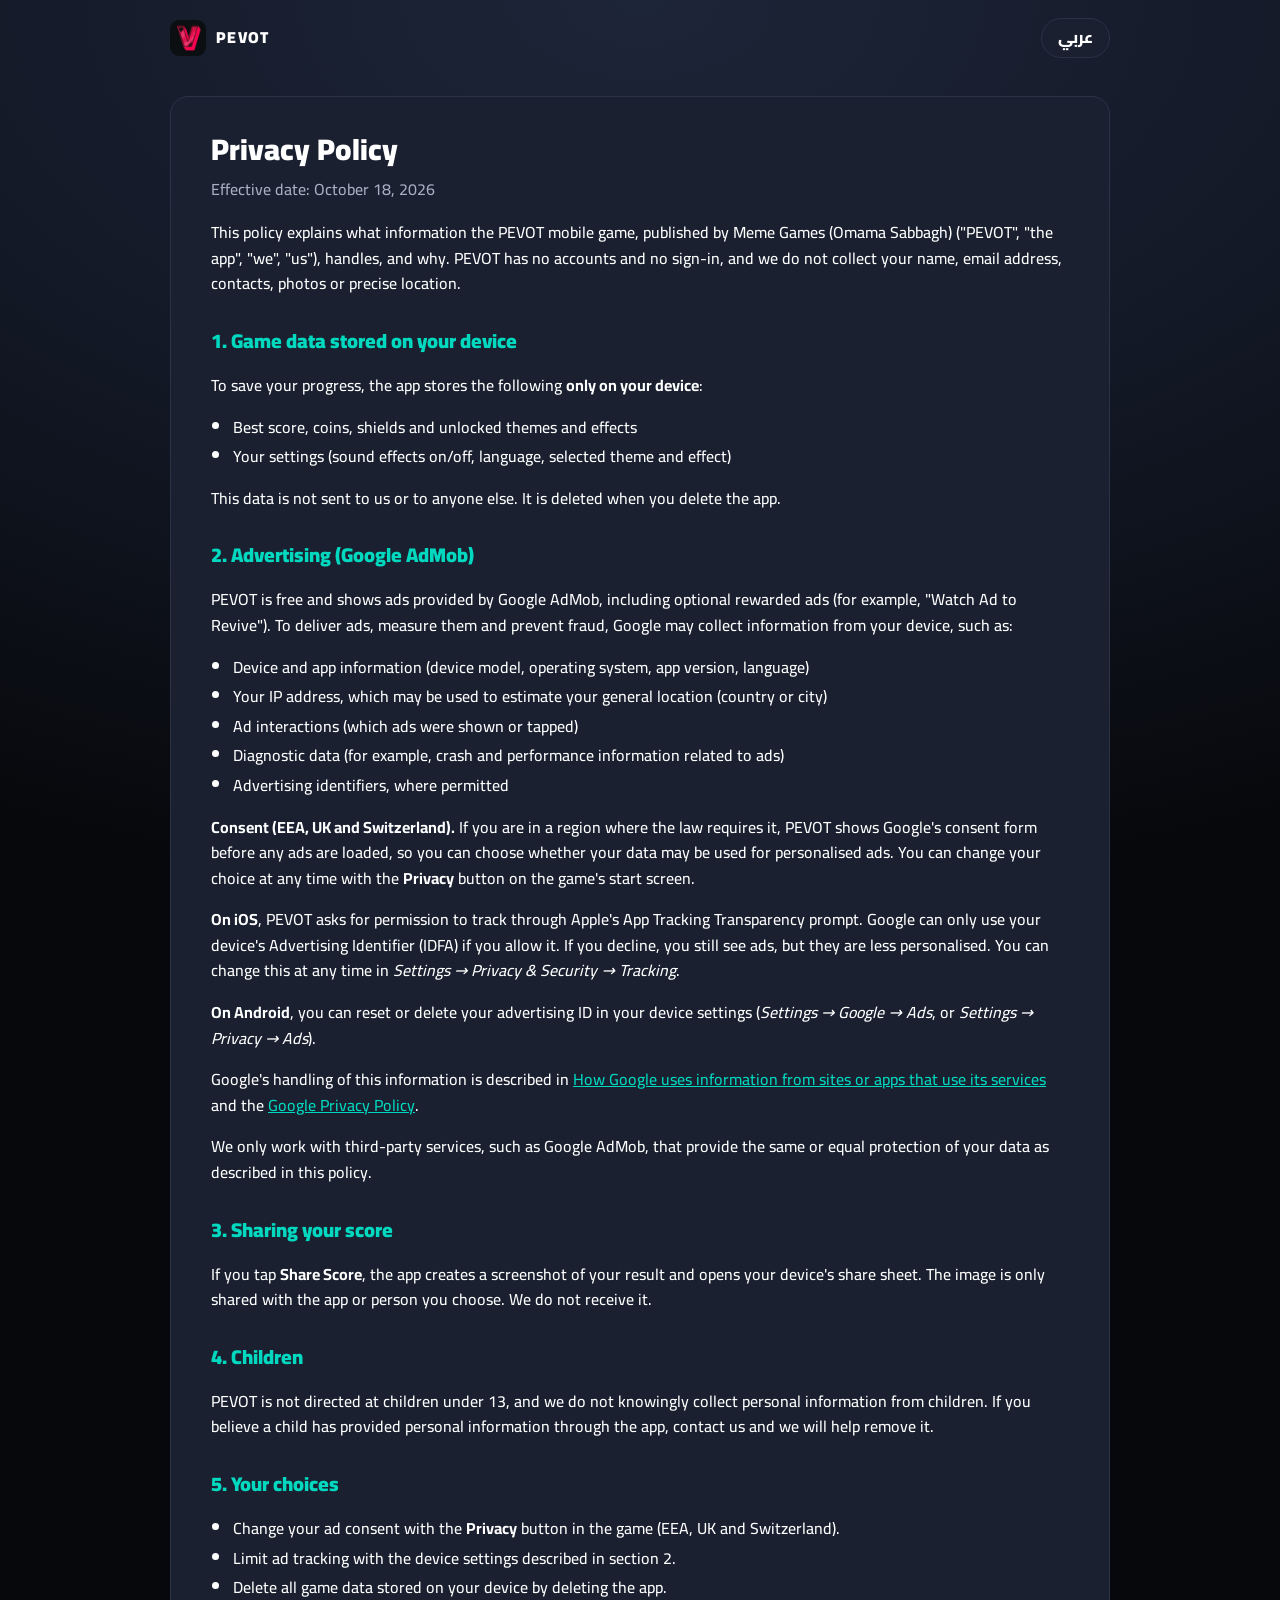
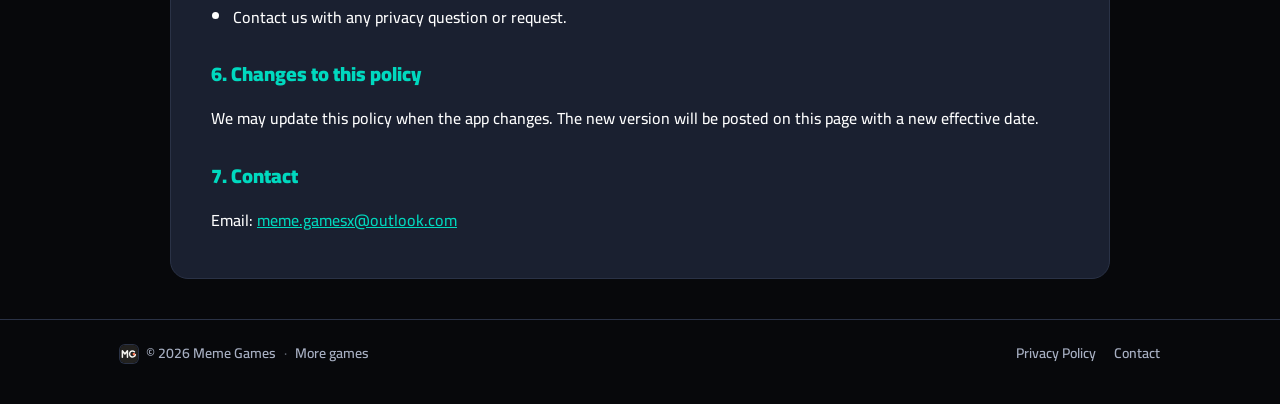
<file: privacy.html>
<!doctype html>
<html lang="en" dir="ltr">
<head>
<meta charset="utf-8">
<meta name="viewport" content="width=device-width, initial-scale=1">
<title>PEVOT — Privacy Policy</title>
<meta name="description" content="Privacy Policy for the PEVOT mobile game.">
<link rel="icon" href="img/icon.png">
<link rel="preconnect" href="https://fonts.googleapis.com">
<link rel="preconnect" href="https://fonts.gstatic.com" crossorigin>
<link href="https://fonts.googleapis.com/css2?family=Cairo:wght@500;600;700;800;900&display=swap" rel="stylesheet">
<link rel="stylesheet" href="style.css">
<link rel="stylesheet" href="shared/footer.css">
</head>
<body>
<div class="wrap">
  <div class="bar">
    <a class="mark" href="pevot/"><img src="img/icon.png" alt=""> PEVOT</a>
    <button class="lang" id="langBtn" type="button">عربي</button>
  </div>

  <!-- ===================== ENGLISH ===================== -->
  <article class="doc en">
    <h1>Privacy Policy</h1>
    <p class="meta">Effective date: October 18, 2026</p>

    <p>This policy explains what information the PEVOT mobile game, published by Meme Games (Omama Sabbagh) ("PEVOT", "the app", "we", "us"), handles, and why. PEVOT has no accounts and no sign-in, and we do not collect your name, email address, contacts, photos or precise location.</p>

    <h2>1. Game data stored on your device</h2>
    <p>To save your progress, the app stores the following <b>only on your device</b>:</p>
    <ul>
      <li>Best score, coins, shields and unlocked themes and effects</li>
      <li>Your settings (sound effects on/off, language, selected theme and effect)</li>
    </ul>
    <p>This data is not sent to us or to anyone else. It is deleted when you delete the app.</p>

    <h2>2. Advertising (Google AdMob)</h2>
    <p>PEVOT is free and shows ads provided by Google AdMob, including optional rewarded ads (for example, "Watch Ad to Revive"). To deliver ads, measure them and prevent fraud, Google may collect information from your device, such as:</p>
    <ul>
      <li>Device and app information (device model, operating system, app version, language)</li>
      <li>Your IP address, which may be used to estimate your general location (country or city)</li>
      <li>Ad interactions (which ads were shown or tapped)</li>
      <li>Diagnostic data (for example, crash and performance information related to ads)</li>
      <li>Advertising identifiers, where permitted</li>
    </ul>
    <p><b>Consent (EEA, UK and Switzerland).</b> If you are in a region where the law requires it, PEVOT shows Google's consent form before any ads are loaded, so you can choose whether your data may be used for personalised ads. You can change your choice at any time with the <b>Privacy</b> button on the game's start screen.</p>
    <p><b>On iOS</b>, PEVOT asks for permission to track through Apple's App Tracking Transparency prompt. Google can only use your device's Advertising Identifier (IDFA) if you allow it. If you decline, you still see ads, but they are less personalised. You can change this at any time in <i>Settings → Privacy &amp; Security → Tracking</i>.</p>
    <p><b>On Android</b>, you can reset or delete your advertising ID in your device settings (<i>Settings → Google → Ads</i>, or <i>Settings → Privacy → Ads</i>).</p>
    <p>Google's handling of this information is described in <a href="https://policies.google.com/technologies/partner-sites" target="_blank" rel="noopener">How Google uses information from sites or apps that use its services</a> and the <a href="https://policies.google.com/privacy" target="_blank" rel="noopener">Google Privacy Policy</a>.</p>
    <p>We only work with third-party services, such as Google AdMob, that provide the same or equal protection of your data as described in this policy.</p>

    <h2>3. Sharing your score</h2>
    <p>If you tap <b>Share Score</b>, the app creates a screenshot of your result and opens your device's share sheet. The image is only shared with the app or person you choose. We do not receive it.</p>

    <h2>4. Children</h2>
    <p>PEVOT is not directed at children under 13, and we do not knowingly collect personal information from children. If you believe a child has provided personal information through the app, contact us and we will help remove it.</p>

    <h2>5. Your choices</h2>
    <ul>
      <li>Change your ad consent with the <b>Privacy</b> button in the game (EEA, UK and Switzerland).</li>
      <li>Limit ad tracking with the device settings described in section 2.</li>
      <li>Delete all game data stored on your device by deleting the app.</li>
      <li>Contact us with any privacy question or request.</li>
    </ul>

    <h2>6. Changes to this policy</h2>
    <p>We may update this policy when the app changes. The new version will be posted on this page with a new effective date.</p>

    <h2>7. Contact</h2>
    <p>Email: <a href="mailto:meme.gamesx@outlook.com">meme.gamesx@outlook.com</a></p>
  </article>

  <!-- ===================== ARABIC ===================== -->
  <article class="doc ar" dir="rtl">
    <h1>سياسة الخصوصية</h1>
    <p class="meta">تاريخ السريان: 18 أكتوبر 2026</p>

    <p>توضّح هذه السياسة المعلومات التي تتعامل معها لعبة PEVOT للهواتف، التي ينشرها Meme Games ‏(Omama Sabbagh) ("PEVOT" أو "التطبيق" أو "نحن") وسبب ذلك. لا تحتوي PEVOT على حسابات أو تسجيل دخول، ولا نجمع اسمك أو بريدك الإلكتروني أو جهات اتصالك أو صورك أو موقعك الدقيق.</p>

    <h2>1. بيانات اللعبة المحفوظة على جهازك</h2>
    <p>لحفظ تقدّمك، يخزّن التطبيق ما يلي <b>على جهازك فقط</b>:</p>
    <ul>
      <li>أفضل نتيجة، والعملات، والدروع، والثيمات والمؤثرات المفتوحة</li>
      <li>إعداداتك (تشغيل المؤثرات الصوتية أو إيقافها، اللغة، الثيم والمؤثر المختار)</li>
    </ul>
    <p>لا تُرسَل هذه البيانات إلينا ولا إلى أي طرف آخر، وتُحذف عند حذف التطبيق.</p>

    <h2>2. الإعلانات (Google AdMob)</h2>
    <p>PEVOT مجانية وتعرض إعلانات مقدّمة من Google AdMob، ومنها إعلانات بمكافأة اختيارية (مثل "شاهد إعلان للمتابعة"). لعرض الإعلانات وقياسها ومنع الاحتيال، قد تجمع Google معلومات من جهازك، مثل:</p>
    <ul>
      <li>معلومات الجهاز والتطبيق (طراز الجهاز، نظام التشغيل، إصدار التطبيق، اللغة)</li>
      <li>عنوان IP، وقد يُستخدم لتقدير موقعك العام (الدولة أو المدينة)</li>
      <li>التفاعل مع الإعلانات (الإعلانات التي ظهرت أو التي ضغطت عليها)</li>
      <li>بيانات تشخيصية (مثل معلومات الأعطال والأداء المتعلقة بالإعلانات)</li>
      <li>معرّفات الإعلانات، حيثما يُسمح بذلك</li>
    </ul>
    <p><b>الموافقة (المنطقة الاقتصادية الأوروبية والمملكة المتحدة وسويسرا).</b> إذا كنت في منطقة يشترط قانونها ذلك، تعرض PEVOT نموذج الموافقة من Google قبل تحميل أي إعلان، لتختار ما إذا كان يمكن استخدام بياناتك لإعلانات مخصّصة. يمكنك تغيير اختيارك في أي وقت عبر زر <b>الخصوصية</b> في الشاشة الرئيسية للعبة.</p>
    <p><b>على iOS</b>، تطلب PEVOT إذنك بالتتبّع عبر نافذة "شفافية تتبّع التطبيقات" من Apple، ولا يمكن لـ Google استخدام معرّف الإعلانات (IDFA) إلا إذا وافقت. إذا رفضت، ستظهر لك الإعلانات أيضاً لكنها ستكون أقل تخصيصاً. يمكنك تغيير ذلك في أي وقت من <i>الإعدادات ← الخصوصية والأمن ← التتبّع</i>.</p>
    <p><b>على Android</b>، يمكنك إعادة تعيين معرّف الإعلانات أو حذفه من إعدادات جهازك (<i>الإعدادات ← Google ← الإعلانات</i>، أو <i>الإعدادات ← الخصوصية ← الإعلانات</i>).</p>
    <p>توضّح Google كيفية تعاملها مع هذه المعلومات في صفحة <a href="https://policies.google.com/technologies/partner-sites?hl=ar" target="_blank" rel="noopener">كيف تستخدم Google المعلومات من المواقع والتطبيقات التي تستخدم خدماتها</a> وفي <a href="https://policies.google.com/privacy?hl=ar" target="_blank" rel="noopener">سياسة خصوصية Google</a>.</p>
    <p>نتعامل فقط مع خدمات طرف ثالث، مثل Google AdMob، توفّر لبياناتك حماية مماثلة أو مساوية لما تصفه هذه السياسة.</p>

    <h2>3. مشاركة نتيجتك</h2>
    <p>عند الضغط على <b>مشاركة النتيجة</b>، ينشئ التطبيق لقطة شاشة لنتيجتك ويفتح قائمة المشاركة في جهازك. تُشارَك الصورة فقط مع التطبيق أو الشخص الذي تختاره، ولا نستلمها نحن.</p>

    <h2>4. الأطفال</h2>
    <p>PEVOT غير موجّهة للأطفال دون 13 عاماً، ولا نجمع عن قصد أي معلومات شخصية من الأطفال. إذا كنت تعتقد أن طفلاً قدّم معلومات شخصية عبر التطبيق، تواصل معنا وسنساعد في إزالتها.</p>

    <h2>5. خياراتك</h2>
    <ul>
      <li>غيّر موافقتك على الإعلانات عبر زر <b>الخصوصية</b> في اللعبة (المنطقة الاقتصادية الأوروبية والمملكة المتحدة وسويسرا).</li>
      <li>قيّد تتبّع الإعلانات من إعدادات جهازك كما هو موضّح في القسم 2.</li>
      <li>احذف جميع بيانات اللعبة المحفوظة على جهازك بحذف التطبيق.</li>
      <li>تواصل معنا بخصوص أي سؤال أو طلب يتعلّق بالخصوصية.</li>
    </ul>

    <h2>6. التغييرات على هذه السياسة</h2>
    <p>قد نحدّث هذه السياسة عند تغيّر التطبيق، وسيُنشر الإصدار الجديد في هذه الصفحة مع تاريخ سريان جديد.</p>

    <h2>7. التواصل</h2>
    <p>البريد الإلكتروني: <a href="mailto:meme.gamesx@outlook.com">meme.gamesx@outlook.com</a></p>
  </article>
</div>

<!-- og-footer --><footer class="og-footer"><div class="og-wrap"><span class="og-left"><a class="og-home" href="./" aria-label="Meme Games"><img src="shared/logo.svg" alt=""></a><span dir="ltr">© 2026 Meme Games</span><span class="og-sep">·</span><a href="./"><span class="en">More games</span><span class="ar">ألعاب أخرى</span></a></span><nav class="og-links" aria-label="Footer"><a href="privacy.html"><span class="en">Privacy Policy</span><span class="ar">سياسة الخصوصية</span></a><a href="mailto:meme.gamesx@outlook.com"><span class="en">Contact</span><span class="ar">تواصل معنا</span></a></nav></div></footer><!-- /og-footer -->

<script>
(function () {
  var html = document.documentElement, btn = document.getElementById('langBtn');
  function set(lang) {
    html.lang = lang; html.dir = lang === 'ar' ? 'rtl' : 'ltr';
    btn.textContent = lang === 'ar' ? 'EN' : 'عربي';
    try { localStorage.setItem('pevot_lang', lang); } catch (e) {}
  }
  var saved = null;
  try { saved = localStorage.getItem('pevot_lang'); } catch (e) {}
  var q = new URLSearchParams(location.search).get('lang');
  set(q === 'ar' || q === 'en' ? q : (saved || ((navigator.language || '').slice(0, 2) === 'ar' ? 'ar' : 'en')));
  btn.addEventListener('click', function () { set(html.lang === 'ar' ? 'en' : 'ar'); });
})();
</script>
</body>
</html>
</file>
<file: shared/footer.css>
/* Meme Games — shared footer (one line, PEVOT style).
   Uses each page's own --line and --muted colours, so it fits light and dark sites. */
.og-footer { border-top: 1px solid var(--line, rgba(0,0,0,.1)); padding: 22px 0 40px; color: var(--muted, #6f6d67); font-size: 14px; font-weight: 600; margin-top: 8px; }
.og-footer .og-wrap { max-width: 1080px; margin: 0 auto; padding: 0 20px; display: flex; flex-wrap: wrap; gap: 8px 20px; justify-content: space-between; align-items: center; }
.og-footer a { color: inherit; text-decoration: none; }
.og-footer a:hover { text-decoration: underline; color: var(--ink, inherit); }
.og-footer .og-left { display: inline-flex; align-items: center; gap: 8px; flex-wrap: wrap; }
.og-footer .og-left img { width: 18px; height: 18px; border-radius: 5px; display: inline-block; vertical-align: middle; box-shadow: 0 0 0 1px var(--line, rgba(0,0,0,.1)); }
.og-footer .og-links { display: inline-flex; flex-wrap: wrap; gap: 6px 18px; }
.og-footer .og-sep { opacity: .5; }
/* pages that switch language with a button (.en / .ar spans) */
.og-footer .ar { display: none !important; }
html[lang="ar"] .og-footer .ar { display: inline !important; }
html[lang="ar"] .og-footer .en { display: none !important; }
</file>
<file: shared/game.css>
/* Meme Games — shared page styles for template-built games (landing + privacy). */
/* MINO Grid — site styles. Colors match the game's Classic theme (tile_themes.gd / ui_kit.gd). */
:root {
  /* Defaults; each game overrides these in its page <head> (from game.json "theme"). */
  --bg: #f6f5f1; --card: #ffffff; --ink: #2b2b28; --ink-2: #5f5e58; --muted: #8d8d86;
  --line: #e7e4ea; --row: #f3eef5; --accent: #d6a2e8; --accent-on: #3a2147; --accent-ink: #6d3f84;
  --c1: #d6a2e8; --c2: #f3a0d3; --c3: #a9cef4; --c4: #f7e5a9; --c5: #a8e3c5;
  --radius: 22px; --shadow: 0 18px 40px -18px rgba(107, 84, 120, .35); --max: 1080px;
  color-scheme: light;
}

* { box-sizing: border-box; }
html { -webkit-text-size-adjust: 100%; scroll-behavior: smooth; }
body {
  margin: 0;
  background: var(--bg);
  color: var(--ink);
  font: 400 17px/1.6 "Noto Sans", system-ui, -apple-system, "Segoe UI", sans-serif;
  -webkit-font-smoothing: antialiased;
}
html[lang="ar"] body { font-family: "Noto Sans Arabic", "Noto Sans", system-ui, sans-serif; line-height: 1.8; }
img { max-width: 100%; display: block; }
a { color: var(--accent-ink); text-underline-offset: 3px; }
a:hover { text-decoration-thickness: 2px; }
:focus-visible { outline: 3px solid var(--accent-ink); outline-offset: 3px; border-radius: 8px; }

.wrap { width: 100%; max-width: var(--max); margin: 0 auto; padding: 0 20px; }

/* ---------- header ---------- */
.site-header { padding: 18px 0; }
.site-header .wrap { display: flex; align-items: center; justify-content: space-between; gap: 16px; }
.brand { display: flex; align-items: center; gap: 12px; color: var(--ink); text-decoration: none; font-weight: 700; font-size: 19px; }
.brand img { width: 40px; height: 40px; border-radius: 10px; box-shadow: 0 4px 12px -4px rgba(107,84,120,.4); }
.nav { display: flex; gap: 6px; align-items: center; }
.nav a { color: var(--ink-2); text-decoration: none; font-size: 15px; font-weight: 600; padding: 8px 14px; border-radius: 999px; }
.nav a:hover { background: var(--row); color: var(--ink); }
.nav .lang { border: 1.5px solid var(--c1); color: var(--ink); }

/* ---------- motif (the 2x2 logo) ---------- */
.motif { display: grid; grid-template-columns: 1fr 1fr; gap: 8%; width: 72px; aspect-ratio: 1; }
.motif span { border-radius: 22%; }
.motif span:nth-child(1) { background: var(--c1); }
.motif span:nth-child(2) { background: var(--c2); }
.motif span:nth-child(3) { background: var(--c3); }
.motif span:nth-child(4) { background: var(--c4); }

/* ---------- hero ---------- */
.hero { padding: 40px 0 72px; }
.hero .wrap { display: grid; grid-template-columns: 1.1fr .9fr; gap: 56px; align-items: center; }
.eyebrow { display: inline-block; font-size: 14px; font-weight: 700; letter-spacing: .04em; color: var(--accent-ink); background: color-mix(in srgb, var(--accent) 22%, white); padding: 6px 12px; border-radius: 999px; }
html[lang="ar"] .eyebrow { letter-spacing: 0; }
h1 { font-size: clamp(42px, 7vw, 72px); line-height: 1.04; margin: 18px 0 18px; letter-spacing: -.02em; font-weight: 700; }
html[lang="ar"] h1 { letter-spacing: 0; line-height: 1.25; }
.lede { font-size: clamp(18px, 2.2vw, 21px); color: var(--ink-2); max-width: 32em; margin: 0 0 30px; }
.stores { display: flex; flex-wrap: wrap; gap: 12px; }
.store {
  display: inline-flex; align-items: center; gap: 10px;
  background: var(--ink); color: #fff; text-decoration: none;
  padding: 12px 22px 12px 18px; border-radius: 14px; min-width: 190px;
  transition: transform .15s ease, box-shadow .15s ease;
}
.store:hover { transform: translateY(-2px); box-shadow: var(--shadow); }
.store svg { width: 26px; height: 26px; flex: none; fill: currentColor; }
.store small { display: block; font-size: 11px; opacity: .8; line-height: 1.2; }
.store strong { display: block; font-size: 18px; line-height: 1.2; }
.store[aria-disabled="true"] { opacity: .55; pointer-events: none; }
.hero-note { margin-top: 16px; font-size: 14px; color: var(--muted); }

/* ---------- sections ---------- */
section { padding: 72px 0; }
.section-title { font-size: clamp(28px, 4vw, 40px); line-height: 1.15; margin: 0 0 12px; letter-spacing: -.01em; }
html[lang="ar"] .section-title { letter-spacing: 0; line-height: 1.4; }
.section-sub { color: var(--ink-2); margin: 0 0 40px; max-width: 36em; }

.shots { display: grid; grid-template-columns: repeat(4, 1fr); gap: 20px; }
.shot figure { margin: 0; }
.shot img {
  width: 100%; height: auto;
  border-radius: 26px; outline: 6px solid #fff; outline-offset: -1px; box-shadow: var(--shadow); background: #fff;
  margin: 6px 0 0;
}
.shot figcaption { margin-top: 14px; font-size: 15px; font-weight: 600; text-align: center; }
.shot figcaption span { display: block; font-weight: 400; color: var(--muted); font-size: 14px; }

.features { display: grid; grid-template-columns: repeat(3, 1fr); gap: 18px; }
.feature { background: var(--card); border-radius: var(--radius); padding: 26px; }
.feature .chip { width: 40px; height: 40px; border-radius: 12px; margin-bottom: 16px; display: grid; place-items: center; font-weight: 800; color: rgba(0,0,0,.55); font-size: 15px; }
.feature h3 { margin: 0 0 6px; font-size: 19px; }
.feature p { margin: 0; color: var(--ink-2); font-size: 16px; }

.cta { text-align: center; background: var(--card); border-radius: 32px; padding: 56px 24px; }
.cta .motif { margin: 0 auto 20px; width: 64px; }
.cta .stores { justify-content: center; }

/* ---------- legal pages ---------- */
.legal { padding: 24px 0 64px; }
.legal .wrap { max-width: 760px; }
.legal h1 { font-size: clamp(34px, 5vw, 48px); margin-bottom: 8px; }
.legal .meta { color: var(--muted); margin: 0 0 28px; font-size: 15px; }
.summary { background: var(--card); border-radius: var(--radius); padding: 22px 26px; margin: 0 0 40px; }
.summary h2 { margin: 0 0 10px; font-size: 18px; }
.summary ul { margin: 0; padding-inline-start: 20px; }
.summary li { margin: 4px 0; }
.legal h2 { font-size: 23px; margin: 44px 0 10px; line-height: 1.3; }
.legal h3 { font-size: 18px; margin: 26px 0 6px; }
.legal p, .legal li { color: #3d3c38; }
.legal ul { padding-inline-start: 22px; }
.legal li { margin: 6px 0; }
.legal table { width: 100%; border-collapse: collapse; font-size: 15px; margin: 14px 0; background: var(--card); border-radius: 16px; overflow: hidden; }
.legal th, .legal td { text-align: start; padding: 12px 14px; border-bottom: 1px solid var(--line); vertical-align: top; }
.legal th { background: var(--row); font-weight: 700; }
.legal tr:last-child td { border-bottom: 0; }
.table-scroll { overflow-x: auto; }
.legal code { background: var(--row); padding: 1px 6px; border-radius: 6px; font-size: .92em; }

/* ---------- responsive ---------- */
@media (max-width: 900px) {
  .hero .wrap { grid-template-columns: 1fr; gap: 40px; }
  .toy { max-width: 420px; width: 100%; margin: 0 auto; }
  .shots { grid-template-columns: repeat(2, 1fr); }
  .features { grid-template-columns: 1fr 1fr; }
}
@media (max-width: 560px) {
  body { font-size: 16px; }
  .nav a:not(.lang) { display: none; }
  .hero { padding-top: 16px; }
  .store { flex: 1 1 100%; }
  .features { grid-template-columns: 1fr; }
  .shots { gap: 14px; }
  .shot img { outline-width: 4px; border-radius: 20px; }
  section { padding: 52px 0; }
}
@media (prefers-reduced-motion: reduce) {
  * { transition: none !important; animation: none !important; scroll-behavior: auto !important; }
}
</file>
<file: mino-grid/assets/hero.css>
/* MINO Grid hero: playable 3x3 demo */
/* ---------- playable mini puzzle ---------- */
.toy { background: var(--card); border-radius: 30px; padding: 24px; box-shadow: var(--shadow); }
.toy-head { display: flex; justify-content: space-between; align-items: center; margin-bottom: 16px; gap: 12px; }
.goal { display: flex; align-items: center; gap: 10px; font-size: 13px; color: var(--muted); font-weight: 600; }
.goal-grid { direction: ltr; display: grid; grid-template-columns: repeat(3, 12px); gap: 3px; padding: 5px; background: var(--row); border-radius: 7px; }
.goal-grid i { width: 12px; height: 12px; border-radius: 3px; }
.moves { font-size: 13px; color: var(--muted); font-weight: 600; }
.board {
  position: relative; width: 100%; aspect-ratio: 1;
  background: var(--row); border-radius: 22px; padding: 4%;
}
.board-inner { position: relative; width: 100%; height: 100%; }
.tile {
  position: absolute; width: 30.66%; height: 30.66%; border: 0; padding: 0; cursor: pointer;
  border-radius: 20%;
  box-shadow: inset 0 -4px 0 rgba(0,0,0,.06), 0 6px 14px -8px rgba(107,84,120,.6);
  transition: left .2s cubic-bezier(.3,.7,.3,1), top .2s cubic-bezier(.3,.7,.3,1), filter .15s;
  -webkit-tap-highlight-color: transparent;
}
.tile:hover { filter: brightness(1.04); }
.tile.locked-out { cursor: default; }
.tile.nudge { animation: nudge .25s; }
@keyframes nudge { 30% { translate: 3px 0; } 60% { translate: -3px 0; } }
.toy-foot { display: flex; justify-content: space-between; align-items: center; margin-top: 16px; min-height: 40px; gap: 12px; }
.status { font-weight: 700; font-size: 15px; }
.status.win { color: var(--accent-ink); }
.btn {
  font: inherit; font-size: 14px; font-weight: 700; cursor: pointer;
  background: var(--c1); color: #3a2147; border: 0; padding: 9px 18px; border-radius: 999px;
}
.btn:hover { filter: brightness(1.04); }
.btn.ghost { background: transparent; box-shadow: inset 0 0 0 1.5px var(--c1); color: var(--ink); }
</file>
<file: style.css>
:root {
  --bg: #121724;
  --bg-deep: #07080b;
  --panel: #1a2030;
  --line: #2a3246;
  --text: #ffffff;
  --muted: #a7afc2;
  --safe: #00d9bf;
  --danger: #e6404d;
  --trick: #f2b359;
  --gold: #ffbf00;
}
* { box-sizing: border-box; }
html { -webkit-text-size-adjust: 100%; background: var(--bg-deep); }
body {
  margin: 0;
  min-height: 100vh;
  background: radial-gradient(ellipse 120% 900px at 50% 0%, #1d2538 0%, var(--bg) 55%, var(--bg-deep) 100%) no-repeat, var(--bg-deep);
  color: var(--text);
  font-family: "Cairo", system-ui, -apple-system, sans-serif;
  font-weight: 600;
  line-height: 1.6;
}
a { color: var(--safe); }
.wrap { max-width: 980px; margin: 0 auto; padding: 0 20px; }

/* top bar */
.bar { display: flex; justify-content: space-between; align-items: center; padding: 18px 0; }
.bar .mark { display: flex; align-items: center; gap: 10px; text-decoration: none; color: var(--text); font-weight: 900; letter-spacing: .08em; }
.bar .mark img { width: 36px; height: 36px; border-radius: 9px; }
.lang {
  background: var(--panel); color: var(--text); border: 1px solid var(--line);
  border-radius: 999px; padding: 6px 16px; font: inherit; font-weight: 800; cursor: pointer;
}

/* hero */
.hero { text-align: center; padding: 48px 0 28px; }
.hero .logo { width: min(560px, 86vw); height: auto; display: block; margin: 0 auto 18px; }
.hero h1 { font-size: clamp(26px, 5vw, 40px); font-weight: 900; margin: 0 0 6px; line-height: 1.25; }
.hero h1 span { color: var(--danger); }
.hero p { color: var(--muted); font-size: 18px; margin: 0 auto 28px; max-width: 560px; }
.cta {
  display: inline-block; background: var(--safe); color: #07080b; text-decoration: none;
  font-weight: 900; font-size: 18px; padding: 14px 34px; border-radius: 999px;
  box-shadow: 0 8px 30px rgba(0, 217, 191, .25);
}
.cta.soon { background: var(--panel); color: var(--muted); box-shadow: none; border: 1px solid var(--line); }

/* tiles strip */
.tiles { display: flex; justify-content: center; gap: 8px; margin: 34px 0 0; }
.tiles i { width: 22px; height: 22px; border-radius: 6px; background: var(--safe); display: block; }
.tiles i.d { background: var(--danger); }
.tiles i.t { background: var(--trick); }
.tiles i.g { background: var(--gold); }

/* screenshots */
.shots { display: grid; grid-template-columns: repeat(3, 1fr); gap: 16px; padding: 36px 0; }
.shots img { width: 100%; height: auto; border-radius: 18px; border: 1px solid var(--line); display: block; }
@media (max-width: 640px) {
  .shots { grid-template-columns: repeat(3, 72%); overflow-x: auto; scroll-snap-type: x mandatory; padding-bottom: 12px; }
  .shots img { scroll-snap-align: center; }
}

/* features */
.features { display: grid; grid-template-columns: repeat(auto-fit, minmax(210px, 1fr)); gap: 14px; padding: 8px 0 40px; }
.feature { background: var(--panel); border: 1px solid var(--line); border-radius: 16px; padding: 18px 20px; }
.feature b { display: block; font-size: 17px; font-weight: 900; margin-bottom: 2px; }
.feature span { color: var(--muted); font-size: 15px; }
.feature .dot { width: 14px; height: 14px; border-radius: 4px; display: inline-block; margin-bottom: 8px; }

/* footer */
footer { border-top: 1px solid var(--line); padding: 22px 0 40px; color: var(--muted); font-size: 14px; }
footer .wrap { display: flex; flex-wrap: wrap; gap: 8px 20px; justify-content: space-between; }
footer a { color: var(--muted); }

/* policy page */
.doc { background: var(--panel); border: 1px solid var(--line); border-radius: 18px; padding: 28px clamp(18px, 4vw, 40px); margin: 20px 0 40px; font-weight: 500; }
.doc h1 { font-size: 30px; font-weight: 900; margin: 0 0 4px; }
.doc h2 { font-size: 20px; font-weight: 900; margin: 28px 0 6px; color: var(--safe); }
.doc .meta { color: var(--muted); margin: 0 0 18px; }
.doc ul { padding-inline-start: 22px; }
.doc li { margin: 4px 0; }

/* language switching */
[dir="rtl"] body, body[dir="rtl"] { font-weight: 700; }
.ar { display: none !important; }
html[lang="ar"] .ar { display: block !important; }
html[lang="ar"] span.ar, html[lang="ar"] a.ar { display: inline !important; }
html[lang="ar"] .en { display: none !important; }
</file>
<file: tnt/assets/hero.css>
/* TNT hero: playable hold-to-grow demo (same rules as the app: 85-98% scores, 95%+ close call, 98-102% too perfect) */
.tnt-demo { position: relative; width: 100%; max-width: 460px; margin: 0 auto; aspect-ratio: 1 / 1.08; border-radius: 30px; border: 1px solid var(--line); background: #070808; overflow: hidden; box-shadow: var(--shadow); }
.tnt-demo canvas { position: absolute; inset: 0; width: 100%; height: 100%; touch-action: none; cursor: pointer; user-select: none; -webkit-user-select: none; -webkit-tap-highlight-color: transparent; }
.tnt-hud { position: absolute; left: 22px; right: 22px; top: 18px; display: flex; justify-content: space-between; pointer-events: none; }
.tnt-hud b { display: block; font-weight: 300; font-size: 44px; line-height: 1; font-variant-numeric: tabular-nums; color: var(--ink); }
.tnt-right { text-align: right; }
.tnt-right b { font-size: 26px; color: var(--ink-2); }
.tnt-cap { display: block; margin-top: 6px; font-size: 11px; letter-spacing: .2em; text-transform: uppercase; color: var(--muted); }
html[lang="ar"] .tnt-cap { letter-spacing: 0; font-size: 12px; }
.tnt-fb { position: absolute; left: 0; right: 0; bottom: 64px; text-align: center; pointer-events: none; min-height: 56px; }
.tnt-fb strong { display: block; font-weight: 400; font-size: 26px; letter-spacing: .12em; }
html[lang="ar"] .tnt-fb strong { letter-spacing: 0; }
.tnt-fb span { font-size: 14px; color: var(--ink-2); font-variant-numeric: tabular-nums; }
.tnt-hint { position: absolute; left: 0; right: 0; bottom: 22px; text-align: center; pointer-events: none; font-size: 12px; letter-spacing: .2em; text-transform: uppercase; color: var(--muted); }
html[lang="ar"] .tnt-hint { letter-spacing: 0; font-size: 14px; }
.tnt-demo canvas:focus-visible { outline: 3px solid var(--accent); outline-offset: -3px; border-radius: 30px; }
@media (max-width: 900px) { .tnt-demo { max-width: 420px; } }
</file>
